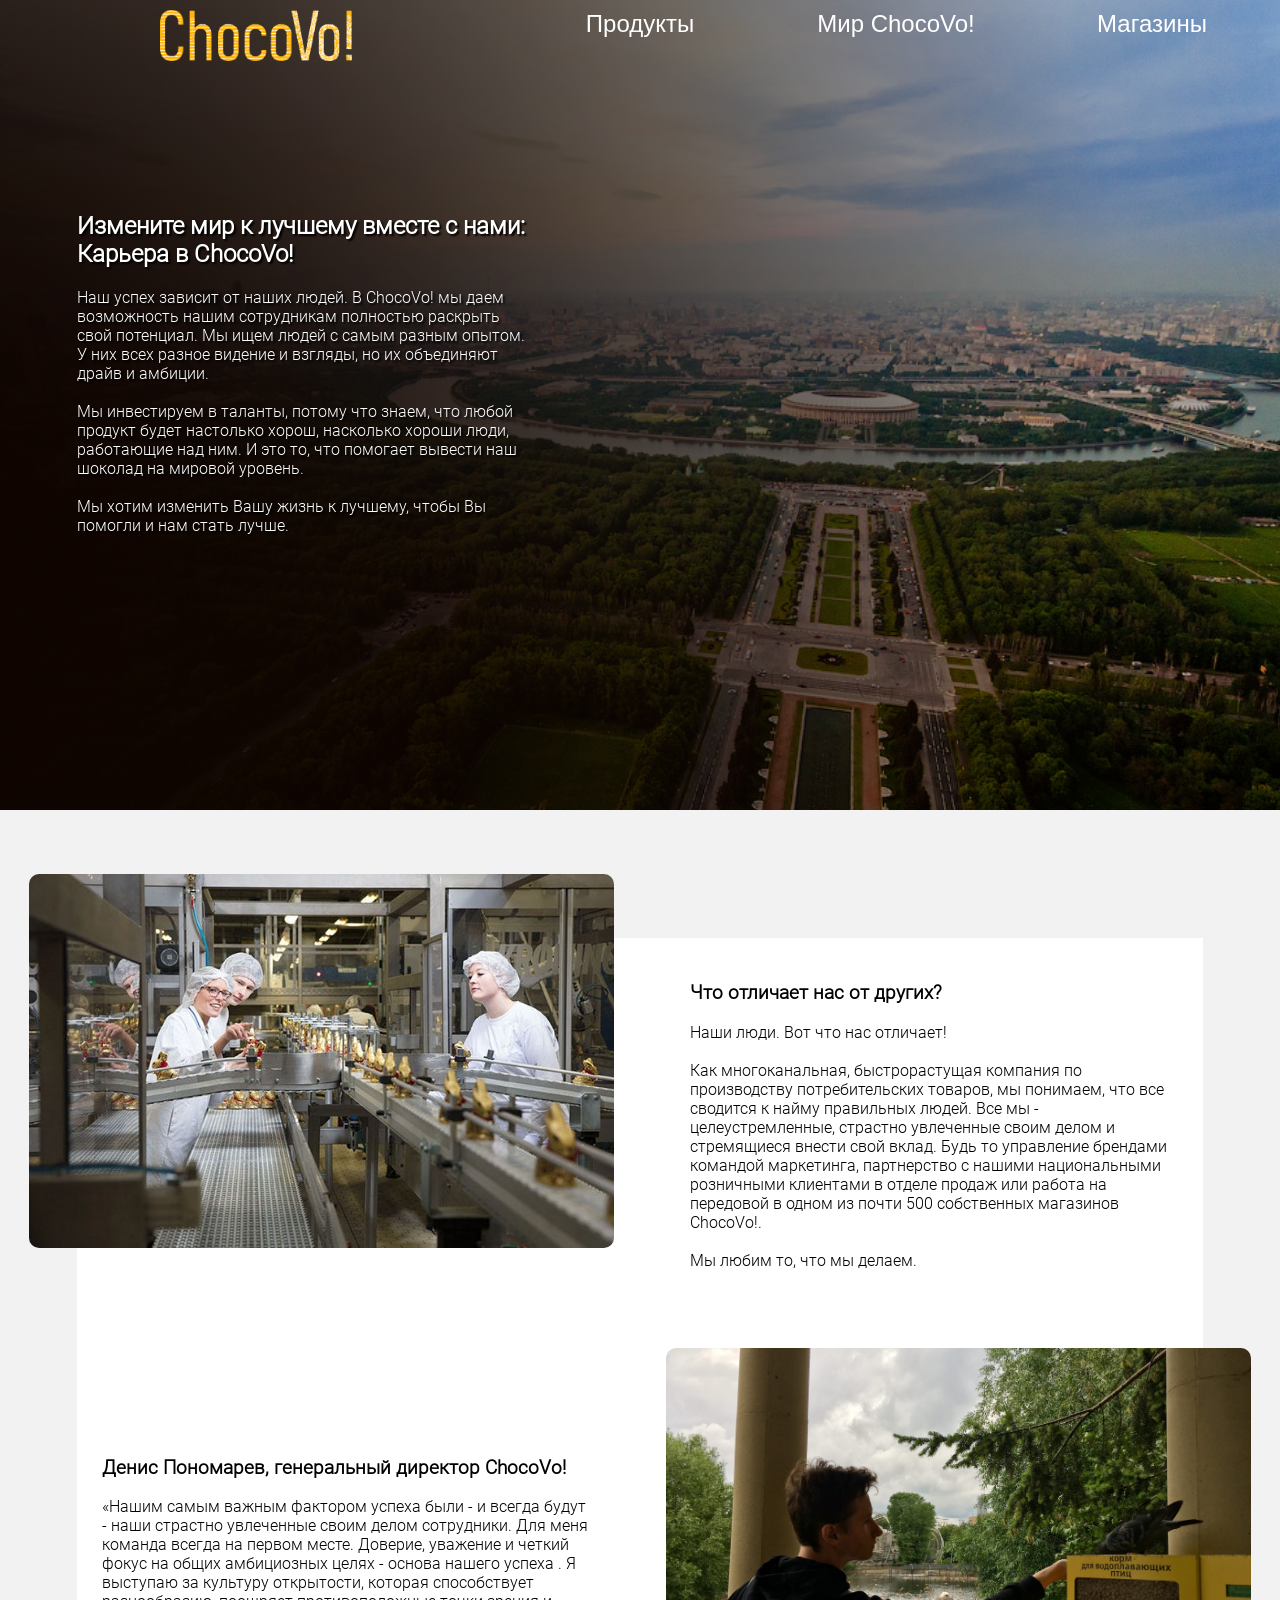
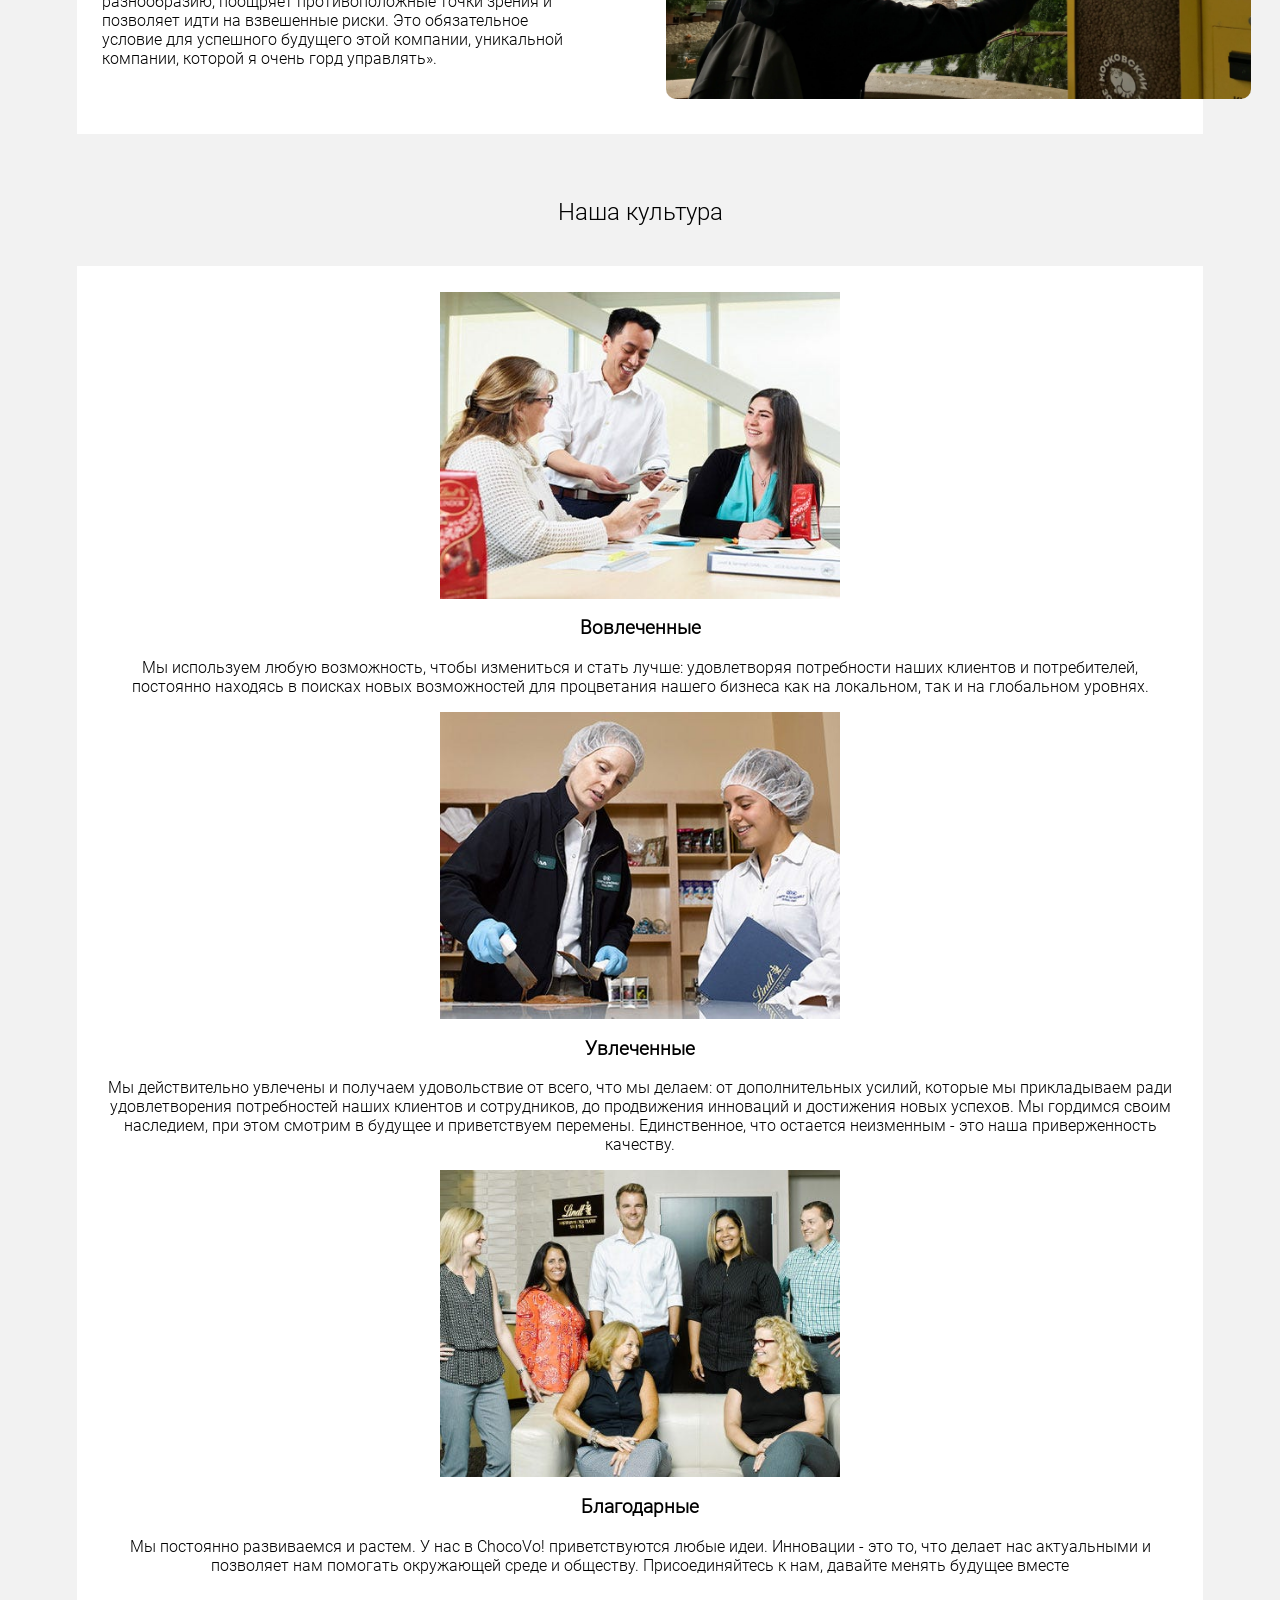
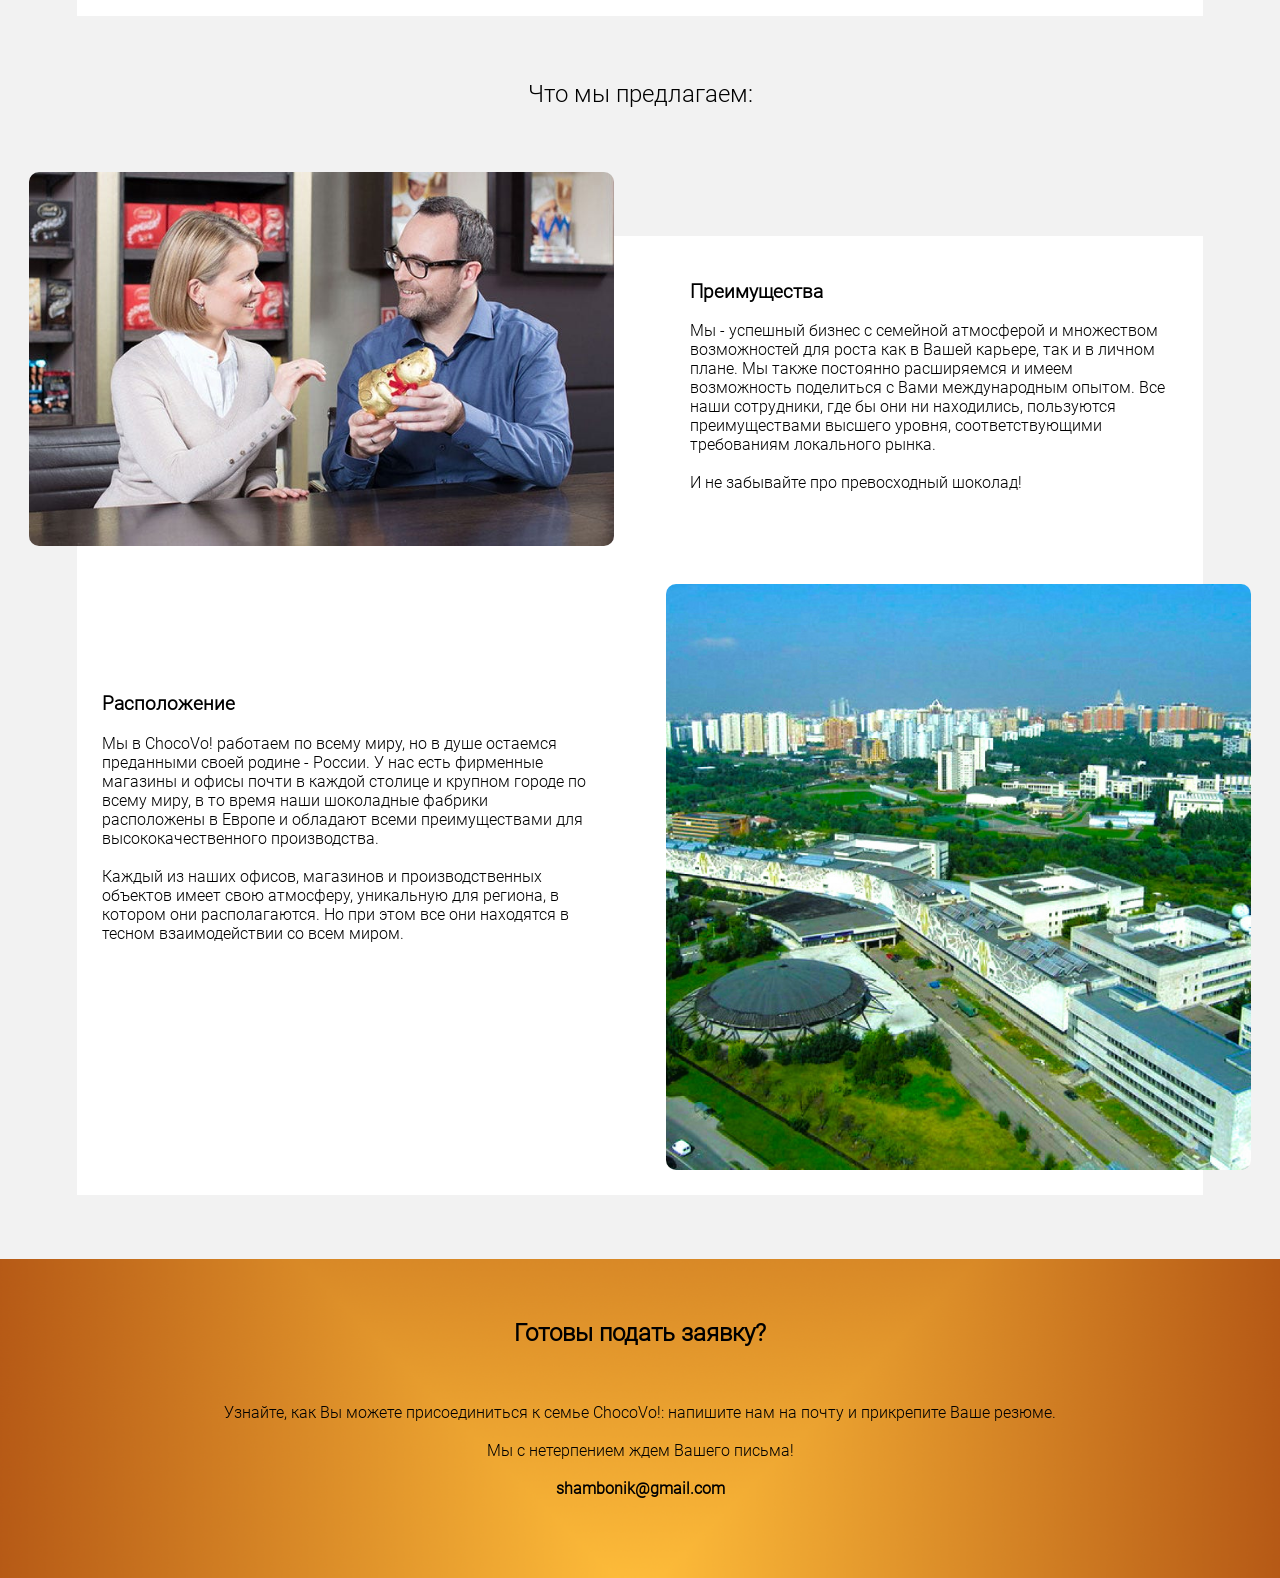
<file: career.html>
<html>
<head>
	<meta charset="utf-8">
	<link rel="stylesheet" href="style.css">
	<title>Карьера в ChocoVo!</title>
	<link rel="icon" href="images/favicon.png">
	<meta name="viewport" content="width=device-width, initial-scale=1, minimum-scale=1">
</head>

<body>
	<script type="text/javascript" src="scripts/header.js"></script>
	<script type="text/javascript" src="scripts/slider.js"></script>
	<script type="text/javascript" src="scripts/scroll_animation.js"></script>
	<script type="text/javascript" src="scripts/slider_buttons.js"></script>
	<script type="text/javascript">
		window.addEventListener("load", function(){
			setTimeout(function () {
				window.scrollTo({left: 0});
			},50);
			console.log("index");
		});
	</script>
	<div class="nav_button" onclick="buttonOnClick(this)"></div>
	<header id="header">
		<div class="nav">
			<a class="main" href="index.html"><img src="images/navbar/logo.png"></a>
			<a class="products" href="products.html">Продукты</a>
			<a class="feed" href="world.html">Мир ChocoVo!</a>
			<a class="shops" href="shops.html">Магазины</a>
		</div>
	</header>

	<div id="slider">
		<input type="radio" name="slider_checkbox" class="slider_checkbox" id="slide_1" checked="checked">
		<label for="slide_1" style="visibility: hidden;"></label>
		<div class="slide_background" style="background-image: url('images/career/slider.jpg');">
			<div class="slide_text_background"></div>
			<div class="slide">
				<div class = "slide_text">
					<h2 class="slide_title">Измените мир к лучшему вместе с нами: Карьера в ChocoVo!</h2>
					<p class="slide_label">
						Наш успех зависит от наших людей. В ChocoVo! мы даем возможность нашим сотрудникам полностью раскрыть свой потенциал. Мы ищем людей с самым разным опытом. У них всех разное видение и взгляды, но их объединяют драйв и амбиции.<br><br>
						Мы инвестируем в таланты, потому что знаем, что любой продукт будет настолько хорош, насколько хороши люди, работающие над ним. И это то, что помогает вывести наш шоколад на мировой уровень.<br><br>
						Мы хотим изменить Вашу жизнь к лучшему, чтобы Вы помогли и нам стать лучше.
					</p>
				</div>
			</div>
		</div>
	</div>

	<div class="content_margins">
		<div class = "image_text">
			<img src="images/career/1.jpg" class="content_image anim_item">
			<div class="text">
				<h3 class="anim_item">Что отличает нас от других?</h3>
				<p class="anim_item">Наши люди. Вот что нас отличает!<br><br>
				Как многоканальная, быстрорастущая компания по производству потребительских товаров, мы понимаем, что все сводится к найму правильных людей. Все мы - целеустремленные, страстно увлеченные своим делом и стремящиеся внести свой вклад. Будь то управление брендами командой маркетинга, партнерство с нашими национальными розничными клиентами в отделе продаж или работа на передовой в одном из почти 500 собственных магазинов ChocoVo!.<br><br>
				Мы любим то, что мы делаем.</p>
			</div>
		</div>
		<div class = "text_image">
			<img src="images/career/2.jpg" class="content_image anim_item">
			<div class="text">
				<h3 class="anim_item">Денис Пономарев, генеральный директор ChocoVo!</h3>
				<p class="anim_item">«Нашим самым важным фактором успеха были - и всегда будут - наши страстно увлеченные своим делом сотрудники. Для меня команда всегда на первом месте. Доверие, уважение и четкий фокус на общих амбициозных целях - основа нашего успеха . Я выступаю за культуру открытости, которая способствует разнообразию, поощряет противоположные точки зрения и позволяет идти на взвешенные риски. Это обязательное условие для успешного будущего этой компании, уникальной компании, которой я очень горд управлять».</p>
			</div>
		</div>
	</div>

	<h2 style="font-weight: normal; text-align: center;">Наша культура</h2>

	<div class="content_margins" style="text-align: center; margin-top: 40px;">
			<img src="images/career/3.jpg"style="display:block; margin:auto; width: min(400px, 90%)">
			<h3>Вовлеченные</h3>
			<p>Мы используем любую возможность, чтобы измениться и стать лучше: удовлетворяя потребности наших клиентов и потребителей, постоянно находясь в поисках новых возможностей для процветания нашего бизнеса как на локальном, так и на глобальном уровнях.</p>

			<img src="images/career/4.jpg" style="display:block; margin:auto; width: min(400px, 90%)">
			<h3>Увлеченные</h3>
			<p>Мы действительно увлечены и получаем удовольствие от всего, что мы делаем: от дополнительных усилий, которые мы прикладываем ради удовлетворения потребностей наших клиентов и сотрудников, до продвижения инноваций и достижения новых успехов. Мы гордимся своим наследием, при этом смотрим в будущее и приветствуем перемены. Единственное, что остается неизменным - это наша приверженность качеству.</p>

			<img src="images/career/5.jpg" style="display:block; margin:auto; width: min(400px, 90%)">
			<h3>Благодарные</h3>
			<p>Мы постоянно развиваемся и растем. У нас в ChocoVo! приветствуются любые идеи. Инновации - это то, что делает нас актуальными и позволяет нам помогать окружающей среде и обществу. Присоединяйтесь к  нам, давайте менять будущее вместе</p>
	</div>

	<h2 style="font-weight: normal; text-align: center;">Что мы предлагаем:</h2>

	<div class="content_margins">
		<div class = "image_text">
			<img src="images/career/6.jpg" class="content_image anim_item">
			<div class="text">
				<h3 class="anim_item">Преимущества</h3>
				<p class="anim_item">Мы - успешный бизнес с семейной атмосферой и множеством возможностей для роста как в Вашей карьере, так и в личном плане. Мы также постоянно расширяемся и имеем возможность поделиться с Вами международным опытом. Все наши сотрудники, где бы они ни находились, пользуются преимуществами высшего уровня, соответствующими требованиям локального рынка.
				<br><br>
				И не забывайте про превосходный шоколад!</p>
			</div>
		</div>
		<div class = "text_image">
			<img src="images/career/7.jpg" class="content_image anim_item">
			<div class="text">
				<h3 class="anim_item">Расположение</h3>
				<p class="anim_item">Мы в ChocoVo! работаем по всему миру, но в душе остаемся преданными своей родине - России. У нас есть фирменные магазины и офисы почти в каждой столице и крупном городе по всему миру, в то время наши шоколадные фабрики расположены в Европе и ​​обладают всеми преимуществами для высококачественного производства.<br><br>
				Каждый из наших офисов, магазинов и производственных объектов имеет свою атмосферу, уникальную для региона, в котором они располагаются. Но при этом все они находятся в тесном взаимодействии со всем миром.
				</p>
			</div>
		</div>
	</div>

	<div class="content link" style="
	background: url('images/backgrounds/gold.png') no-repeat;
	background-size: cover;
	background-position: center;
	">
		<h2 class="anim_item" style="background-color: transparent; color: black;">
			Готовы подать заявку?
		</h2>
		<p class="anim_item" style="background-color: transparent; color: black;">
			Узнайте, как Вы можете присоединиться к семье ChocoVo!: напишите нам на почту и прикрепите Ваше резюме.<br><br>
			Мы с нетерпением ждем Вашего письма!<br><br>
			<span style="font-weight: bold;">shambonik@gmail.com</span>
		</p>
	</div>

	<footer style="width: 100%;">
		<div class="contacts">
			<div class="main_footer">Контакты</div>
			<p>
				Телефон: <a href="tel:+79221630503" style="color: #320d00;">+7 (922) 163-05-03</a>
				<br>
				E-mail: <a href="mailto:shambonik@gmail.com" style="color: #320d00;">shambonik@gmail.com</a>
			</p>
		</div>
		<div class="links">
			<div><a class="main_footer" href="index.html">Главная</a></div>
			<div><a class="main_footer" href="career.html">Карьера</a></div>
			<div><a class="main_footer" href="products.html">Продукты</a></div>
			<div><a class="main_footer" href="shops.html">Магазины</a></div>
		</div>
		<div class="world">
			<div><a class="main_footer" href="world.html">Мир ChocoVo!</a></div>
			<div><a href="world/features.html">Почему наш шоколад такой особенный?</a></div>
			<div><a href="world/combinations.html">Вкусовые сочетания</a></div>
			<div><a href="world/kuzin_danil.html">Кузин Данил</a></div>
		</div>
		<p style="color: grey;">
			© 2020 Shambonik
		</p>
	</footer>
</body>
</html>
</file>
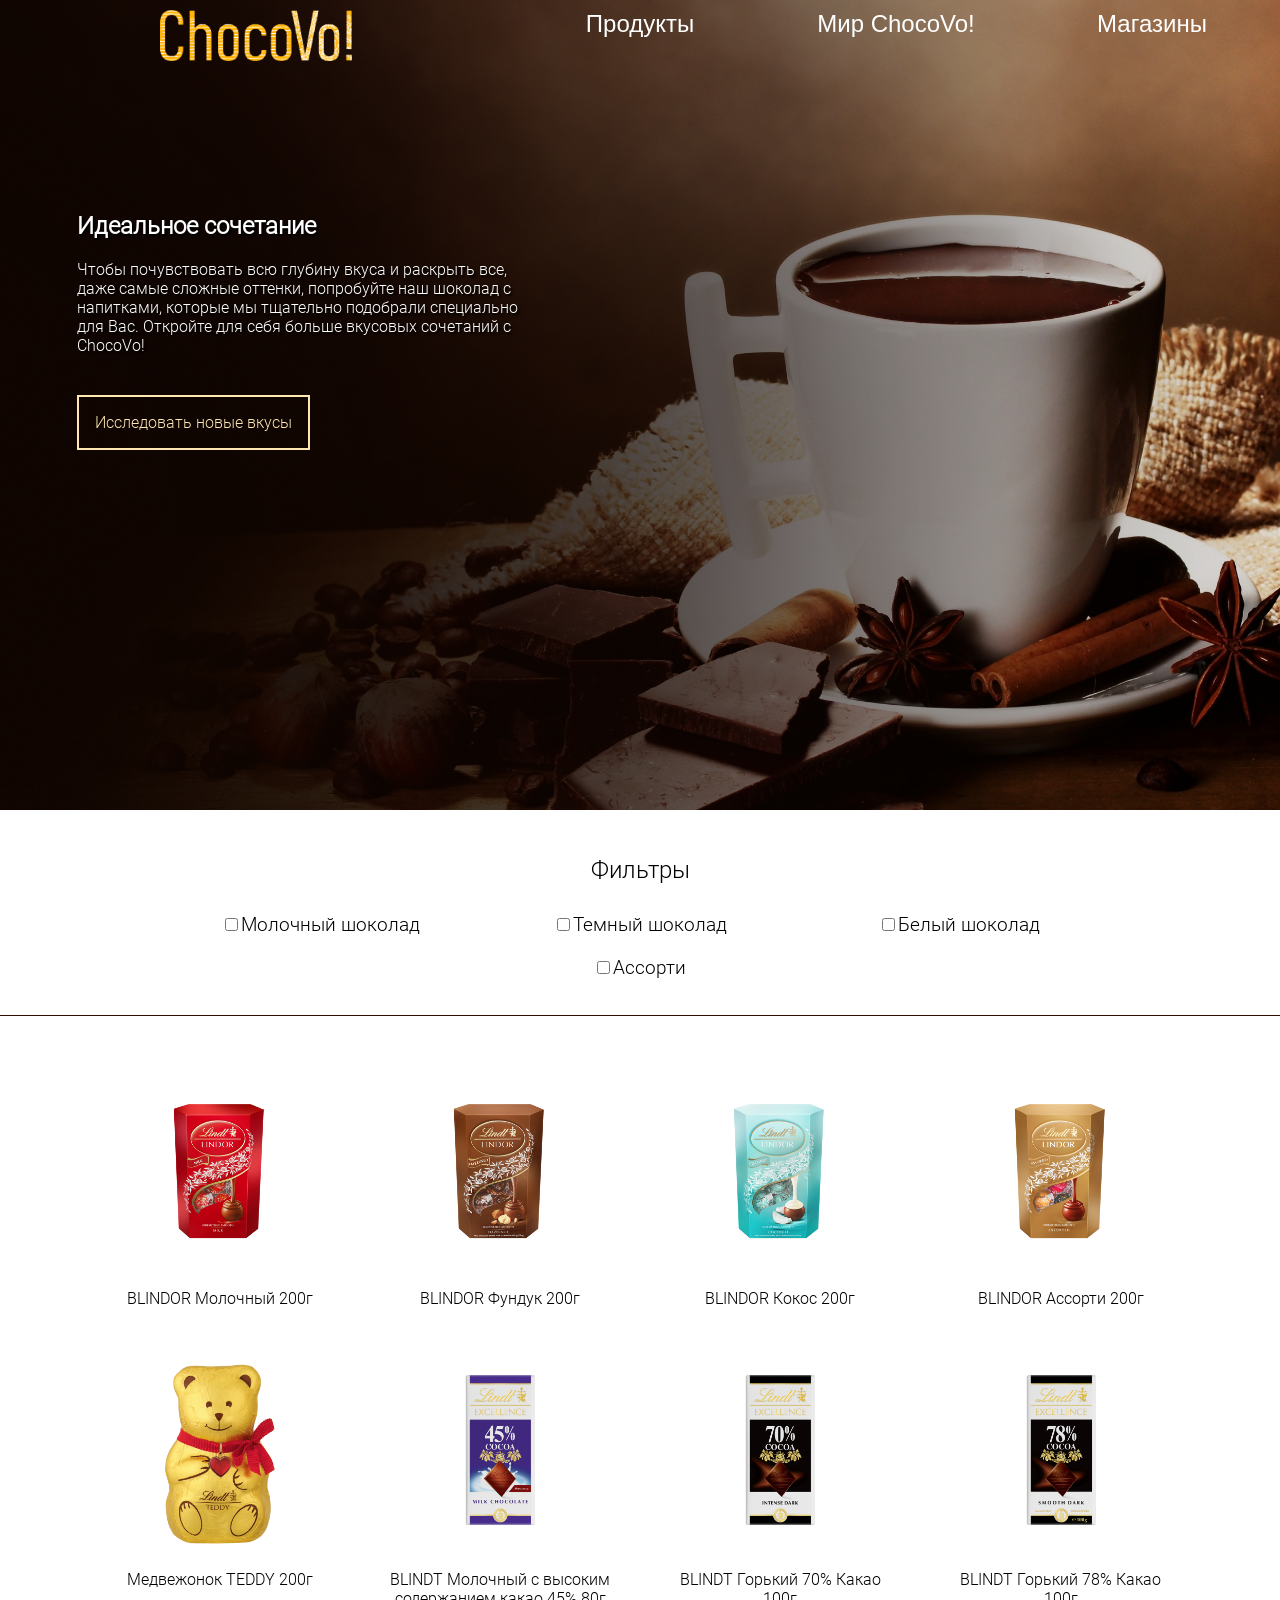
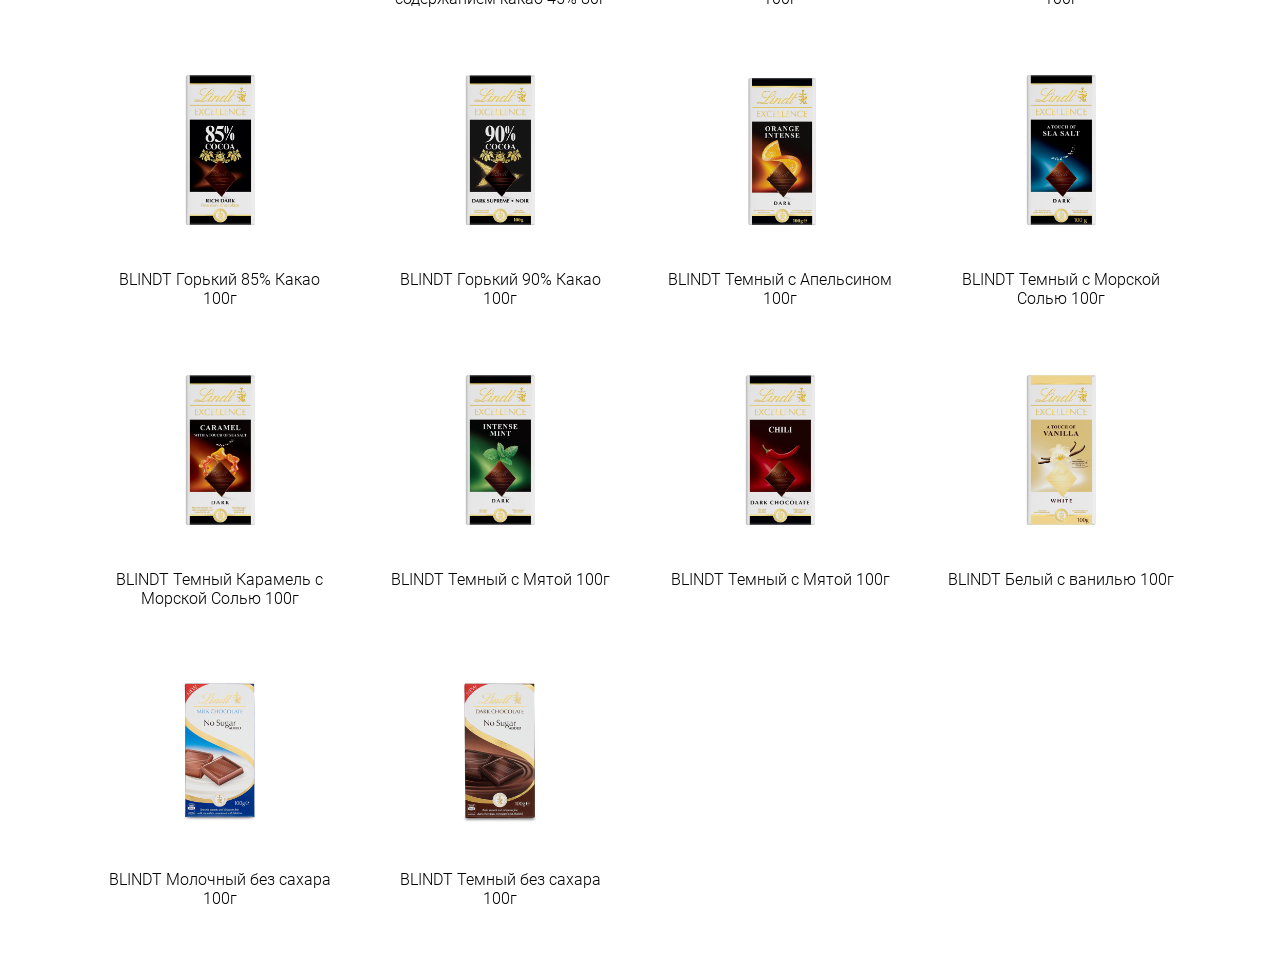
<file: products.html>
<html>
<head>
	<meta charset="utf-8">
	<link rel="stylesheet" href="style.css">
	<link rel="stylesheet" href="products_style.css">
	<title>Продукты</title>
	<link rel="icon" href="images/favicon.png">
	<meta name="viewport" content="width=device-width, initial-scale=1, minimum-scale=1">
</head>

<body>
	<script type="text/javascript" src="scripts/header.js"></script>
	<!-- <script type="text/javascript" src="scripts/slider.js"></script> -->
	<script type="text/javascript" src="scripts/scroll_animation.js"></script>
	<!-- <script type="text/javascript" src="scripts/slider_buttons.js"></script> -->
	<script type="text/javascript" src="scripts/product_filters.js"></script>
	<script type="text/javascript">
		window.addEventListener("load", function(){
			setTimeout(function () {
				window.scrollTo({left: 0});
			},50);
			console.log("index");
		});
	</script>
	<div class="nav_button" onclick="buttonOnClick(this)"></div>
	<header id="header">
		<div class="nav">
			<a  class="main" href="index.html"><img src="images/navbar/logo.png"></a>
			<a class="products" href="products.html">Продукты</a>
			<a class="feed" href="world.html">Мир ChocoVo!</a>
			<a class="shops" href="shops.html">Магазины</a>
		</div>
	</header>

	<div id="slider">
		<input type="radio" name="slider_checkbox" class="slider_checkbox" id="slide_1" checked="checked">
		<label for="slide_1" style="visibility: hidden;"></label>
		<div class="slide_background" style="background-image: url('images/products/slider/1.jpg');">
			<div class="slide_text_background"></div>
			<div class="slide">
				<div class = "slide_text">
					<h2 class="slide_title">Идеальное сочетание</h2>
					<p class="slide_label">
Чтобы почувствовать всю глубину вкуса и раскрыть все, даже самые сложные оттенки,  попробуйте наш шоколад с напитками, которые мы тщательно подобрали специально для Вас. Откройте для себя больше вкусовых сочетаний с ChocoVo!
					</p>
					<div class="button"><a href="world/combinations.html">Исследовать новые вкусы</a></div>
				</div>
			</div>
		</div>
	</div>

	<div class="content">
		<h2 style="font-weight: normal;">Фильтры</h2>
		<div class="filters">
			<div><input type="checkbox" class="checkbox_type milk" onchange="checkedChange()"/>Молочный шоколад</div>
			<div><input type="checkbox" class="checkbox_type dark" onchange="checkedChange()"/>Темный шоколад</div>
			<div><input type="checkbox" class="checkbox_type white" onchange="checkedChange()"/>Белый шоколад</div>
			<div><input type="checkbox" class="checkbox_type mix" onchange="checkedChange()"/>Ассорти</div>
		</div>
	</div>

	<div class="content" style="border-top: thin solid #320d00;">
		<ol class="products_list">
			<li class="product_item milk">
				<a class="image_link" href="products/blindor_milk.html">
					<div style="background-image: url('images/products/list/blindor_milk.png');"></div>
					<p>BLINDOR Молочный 200г</p>
				</a>
			</li>
			<li class="product_item milk">
				<a class="image_link" href="products/blindor_hazelnut.html">
					<div style="background-image: url('images/products/list/blindor_hazelnut.png');"></div>
					<p>BLINDOR Фундук 200г</p>
				</a>
			</li>
			<li class="product_item milk">
				<a class="image_link" href="products/blindor_coconut.html">
					<div style="background-image: url('images/products/list/blindor_coconut.png');"></div>
					<p>BLINDOR Кокос 200г</p>
				</a>
			</li>
			<li class="product_item mix">
				<a class="image_link" href="products/blindor_assorted.html">
					<div style="background-image: url('images/products/list/blindor_assorted.png');"></div>
					<p>BLINDOR Ассорти 200г</p>
				</a>
			</li>
			<li class="product_item milk">
				<a class="image_link" href="products/teddy.html">
					<div style="background-image: url('images/products/list/teddy.png');"></div>
					<p>Медвежонок TEDDY 200г</p>
				</a>
			</li>
			<li class="product_item milk">
				<a class="image_link" href="products/blindt_milk_45.html">
					<div style="background-image: url('images/products/list/blindt_milk_45.png');"></div>
					<p>BLINDT Молочный с высоким содержанием какао 45% 80г</p>
				</a>
			</li>
			<li class="product_item dark">
				<a class="image_link" href="products/blindt_dark_70.html">
					<div style="background-image: url('images/products/list/blindt_dark_70.png');"></div>
					<p>BLINDT Горький 70% Какао 100г</p>
				</a>
			</li>
			<li class="product_item dark">
				<a class="image_link" href="products/blindt_dark_78.html">
					<div style="background-image: url('images/products/list/blindt_dark_78.png');"></div>
					<p>BLINDT Горький 78% Какао 100г</p>
				</a>
			</li>
			<li class="product_item dark">
				<a class="image_link" href="products/blindt_dark_85.html">
					<div style="background-image: url('images/products/list/blindt_dark_85.png');"></div>
					<p>BLINDT Горький 85% Какао 100г</p>
				</a>
			</li>
			<li class="product_item dark">
				<a class="image_link" href="products/blindt_dark_90.html">
					<div style="background-image: url('images/products/list/blindt_dark_90.png');"></div>
					<p>BLINDT Горький 90% Какао 100г</p>
				</a>
			</li>
			<li class="product_item dark">
				<a class="image_link" href="products/blindt_orange.html">
					<div style="background-image: url('images/products/list/blindt_orange.png');"></div>
					<p>BLINDT Темный с Апельсином 100г</p>
				</a>
			</li>
			<li class="product_item dark">
				<a class="image_link" href="products/blindt_sea_salt.html">
					<div style="background-image: url('images/products/list/blindt_sea_salt.png');"></div>
					<p>BLINDT Темный с Морской Солью 100г</p>
				</a>
			</li>
			<li class="product_item dark">
				<a class="image_link" href="products/
			blindt_caramel_sea_salt.html">
					<div style="background-image: url('images/products/list/blindt_caramel_sea_salt.png');"></div>
					<p>BLINDT Темный Карамель с Морской Солью 100г</p>
				</a>
			</li>
			<li class="product_item dark">
				<a class="image_link" href="products/
			blindt_mint.html">
					<div style="background-image: url('images/products/list/blindt_mint.png');"></div>
					<p>BLINDT Темный с Мятой 100г</p>
				</a>
			</li>
			<li class="product_item dark">
				<a class="image_link" href="products/
			blindt_chili.html">
					<div style="background-image: url('images/products/list/blindt_chili.png');"></div>
					<p>BLINDT Темный с Мятой 100г</p>
				</a>
			</li>
			
			<li class="product_item white">
				<a class="image_link" href="products/blindt_white.html">
					<div style="background-image: url('images/products/list/blindt_white.png');"></div>
					<p>BLINDT Белый с ванилью 100г</p>
				</a>
			</li>
			<li class="product_item milk">
				<a class="image_link" href="products/blindt_milk_no_sugar.html">
					<div style="background-image: url('images/products/list/blindt_milk_no_sugar.png');"></div>
					<p>BLINDT Молочный без сахара 100г</p>
				</a>
			</li>
			<li class="product_item dark">
				<a class="image_link" href="products/blindt_dark_no_sugar.html">
					<div style="background-image: url('images/products/list/blindt_dark_no_sugar.png');"></div>
					<p>BLINDT Темный без сахара 100г</p>
				</a>
			</li>
		</ol>
	</div>

	

	<footer style="width: 100%;">
		<div class="contacts">
			<div class="main_footer">Контакты</div>
			<p>
				Телефон: <a href="tel:+79221630503" style="color: #320d00;">+7 (922) 163-05-03</a>
				<br>
				E-mail: <a href="mailto:shambonik@gmail.com" style="color: #320d00;">shambonik@gmail.com</a>
			</p>
		</div>
		<div class="links">
			<div><a class="main_footer" href="index.html">Главная</a></div>
			<div><a class="main_footer" href="career.html">Карьера</a></div>
			<div><a class="main_footer" href="products.html">Продукты</a></div>
			<div><a class="main_footer" href="shops.html">Магазины</a></div>
		</div>
		<div class="world">
			<div><a class="main_footer" href="world.html">Мир ChocoVo!</a></div>
			<div><a href="world/features.html">Почему наш шоколад такой особенный?</a></div>
			<div><a href="world/combinations.html">Вкусовые сочетания</a></div>
			<div><a href="world/kuzin_danil.html">Кузин Данил</a></div>
		</div>
		<p style="color: grey;">
			© 2020 Shambonik
		</p>
	</footer>
</body>
</html>
</file>
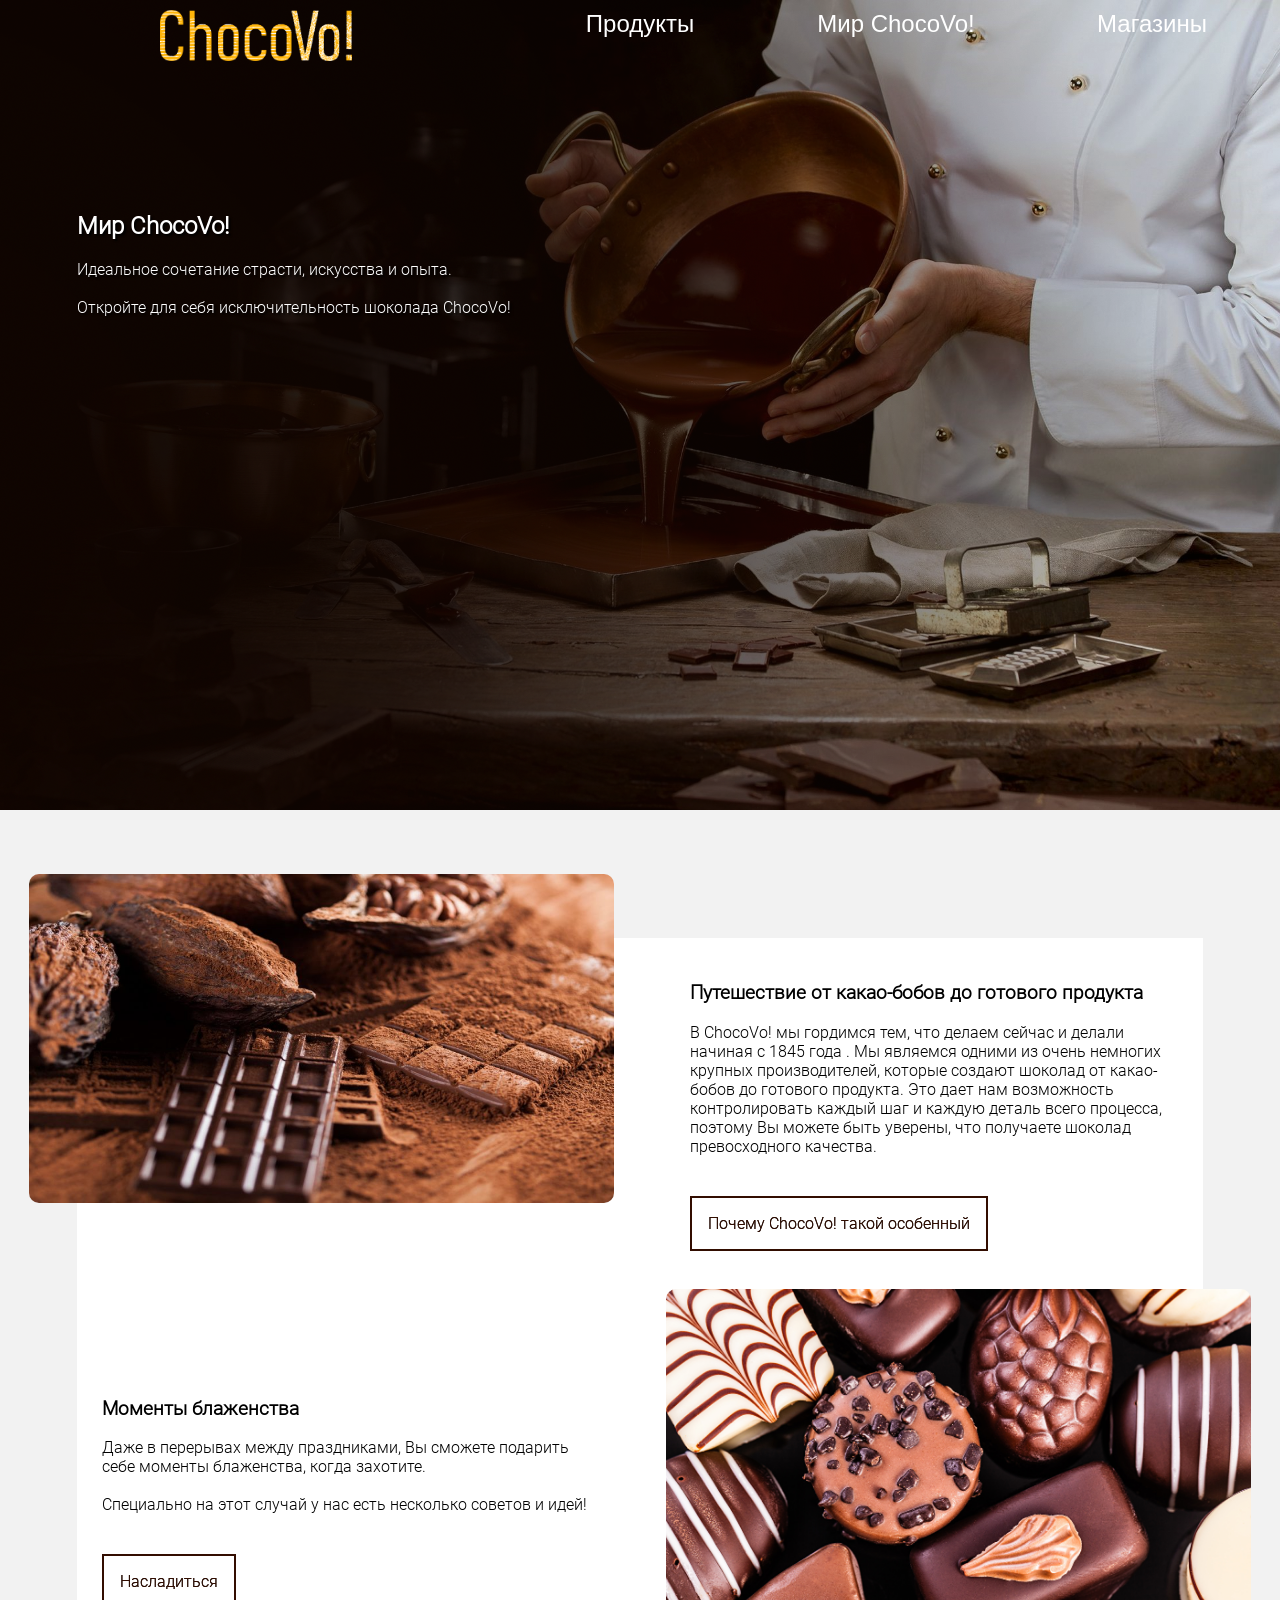
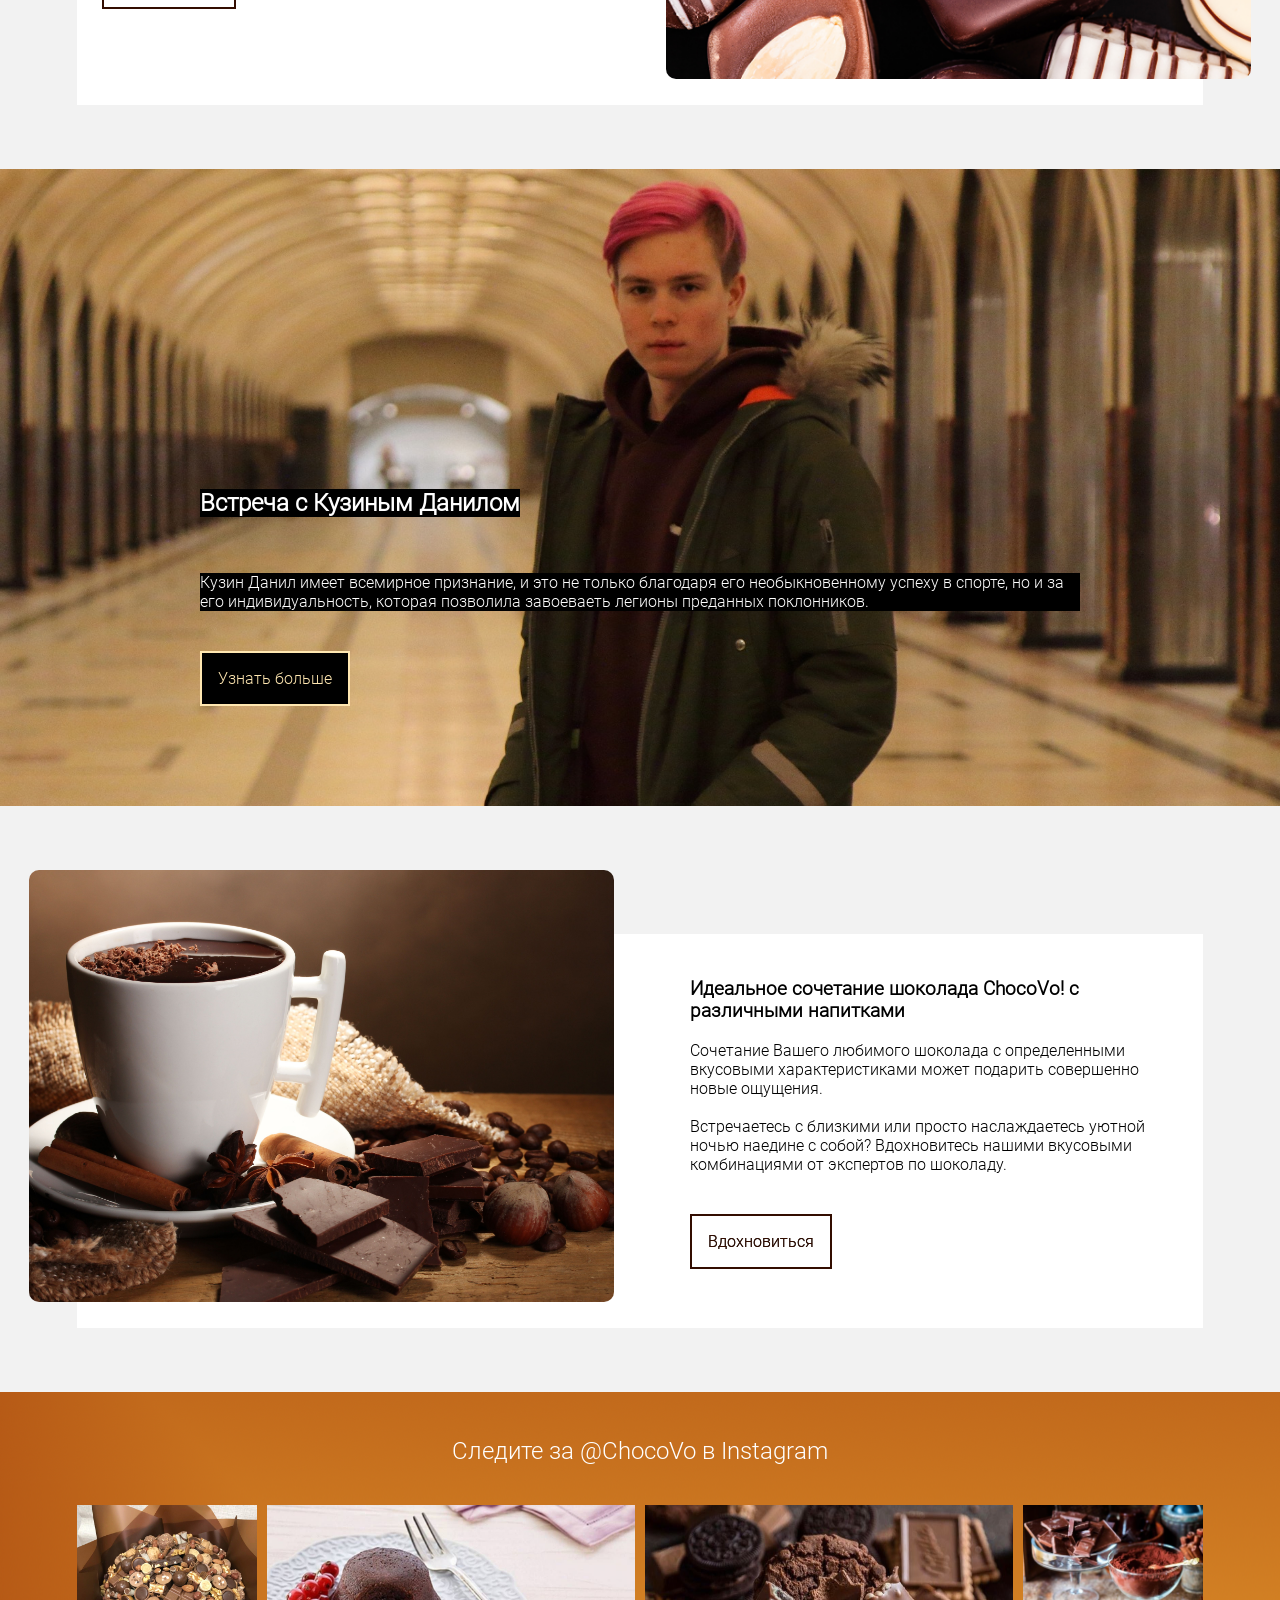
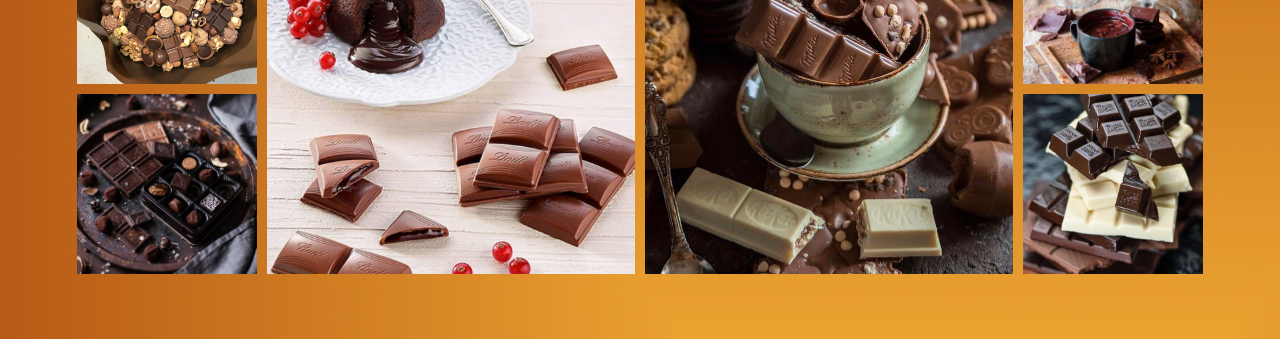
<file: world.html>
<html>
<head>
	<meta charset="utf-8">
	<link rel="stylesheet" href="style.css">
	<title>Мир ChocoVo!</title>
	<link rel="icon" href="images/favicon.png">
	<meta name="viewport" content="width=device-width, initial-scale=1, minimum-scale=1">
</head>

<body>
	<script type="text/javascript" src="scripts/header.js"></script>
	<script type="text/javascript" src="scripts/slider.js"></script>
	<script type="text/javascript" src="scripts/scroll_animation.js"></script>
	<script type="text/javascript" src="scripts/slider_buttons.js"></script>
	<script type="text/javascript">
		window.addEventListener("load", function(){
			setTimeout(function () {
				window.scrollTo({left: 0});
			},50);
			console.log("index");
		});
	</script>
	<div class="nav_button" onclick="buttonOnClick(this)"></div>
	<header id="header">
		<div class="nav">
			<a class="main" href="index.html"><img src="images/navbar/logo.png"></a>
			<a class="products" href="products.html">Продукты</a>
			<a class="feed" href="world.html">Мир ChocoVo!</a>
			<a class="shops" href="shops.html">Магазины</a>
		</div>
	</header>

	<div id="slider">
		<input type="radio" name="slider_checkbox" class="slider_checkbox" id="slide_1" checked="checked">
		<label for="slide_1" style="visibility: hidden;"></label>
		<div class="slide_background" style="background-image: url('images/world/slider.jpg');">
			<div class="slide_text_background"></div>
			<div class="slide">
				<div class = "slide_text">
					<h2 class="slide_title">Мир ChocoVo!</h2>
					<p class="slide_label">
						Идеальное сочетание страсти, иcкусства и опыта.<br><br>
						Откройте для себя исключительность шоколада ChocoVo!
					</p>
				</div>
			</div>
		</div>
	</div>

	<div class="content_margins">
		<div class = "image_text">
			<img src="images/world/1.jpg" class="content_image anim_item">
			<div class="text">
				<h3 class="anim_item">Путешествие от какао-бобов до готового продукта</h3>
				<p class="anim_item">В ChocoVo! мы гордимся тем, что делаем сейчас и делали начиная с 1845 года . Мы являемся одними из очень немногих крупных производителей, которые создают шоколад от какао-бобов до готового продукта. Это дает нам возможность контролировать каждый шаг и каждую деталь всего процесса, поэтому Вы можете быть уверены, что получаете шоколад превосходного качества.</p>
				<div class="button dark anim_item"><a href="world/features.html">Почему ChocoVo! такой особенный</a></div>
			</div>
		</div>
		<div class = "text_image">
			<img src="images/world/2.jpg" class="content_image anim_item">
			<div class="text">
				<h3 class="anim_item">Моменты блаженства</h3>
				<p class="anim_item">Даже в перерывах между праздниками, Вы сможете подарить себе моменты блаженства, когда захотите.
				<br><br>
				Специально на этот случай у нас есть несколько советов и идей!</p>
				<div class="button dark anim_item"><a href="world/bliss.html">Насладиться</a></div>
			</div>
		</div>
	</div>

	<div class="content link" style="
	background: url('images/world/3.jpg') no-repeat;
	background-size: cover;
	padding-top: 300px; 
	padding-bottom: 100px;
	background-position: top;
	text-align: left;
	">
		<h2 class="anim_item">
			Встреча с Кузиным Данилом
		</h2>
		<p class="anim_item">
			Кузин Данил имеет всемирное признание, и это не только благодаря его необыкновенному успеху в спорте, но и за его индивидуальность, которая позволила завоеваеть легионы преданных поклонников.
		</p>
		<div class="button anim_item" style="background-color: black;"><a href="world/kuzin_danil.html">Узнать больше</a></div>
	</div>

	<div class="content_margins">
		<div class = "image_text" style="margin-bottom: 0;">
			<img src="images/world/4.jpg" class="content_image anim_item">
			<div class="text">
				<h3 class="anim_item">Идеальное сочетание шоколада ChocoVo! с различными напитками</h3>
				<p class="anim_item">Сочетание Вашего любимого шоколада с определенными вкусовыми характеристиками может подарить совершенно новые ощущения.<br><br>
				Встречаетесь с близкими или просто наслаждаетесь уютной ночью наедине с собой? Вдохновитесь нашими вкусовыми комбинациями от экспертов по шоколаду.</p>
				<div class="button dark anim_item"><a href="world/combinations.html">Вдохновиться</a></div>
			</div>
		</div>
	</div>

	<div class="content" style="background: url('images/backgrounds/gold.png') no-repeat;">
		<h2 style="color: white; font-weight: normal;">Следите за @ChocoVo в Instagram</h2>
		<div class="instagram_photos">
			<a class="image_link photo1" href="http://instagram.com">
				<div style="background-image: url('images/instagram/1.jpg');"></div>
			</a>
			<a class="image_link photo2" href="http://instagram.com">
				<div style="background-image: url('images/instagram/2.jpg');"></div>
			</a>
			<a class="image_link photo3" href="http://instagram.com">
				<div style="background-image: url('images/instagram/3.jpg');"></div>
			</a>
			<a class="image_link photo4" href="http://instagram.com">
				<div style="background-image: url('images/instagram/4.jpg');"></div>
			</a>
			<a class="image_link photo5" href="http://instagram.com">
				<div style="background-image: url('images/instagram/5.jpg');"></div>
			</a>
			<a class="image_link photo6" href="http://instagram.com">
				<div style="background-image: url('images/instagram/6.jpg');"></div>
			</a>
		</div>
	</div>
	
	<footer style="width: 100%;">
		<div class="contacts">
			<div class="main_footer">Контакты</div>
			<p>
				Телефон: <a href="tel:+79221630503" style="color: #320d00;">+7 (922) 163-05-03</a>
				<br>
				E-mail: <a href="mailto:shambonik@gmail.com" style="color: #320d00;">shambonik@gmail.com</a>
			</p>
		</div>
		<div class="links">
			<div><a class="main_footer" href="index.html">Главная</a></div>
			<div><a class="main_footer" href="career.html">Карьера</a></div>
			<div><a class="main_footer" href="products.html">Продукты</a></div>
			<div><a class="main_footer" href="shops.html">Магазины</a></div>
		</div>
		<div class="world">
			<div><a class="main_footer" href="world.html">Мир ChocoVo!</a></div>
			<div><a href="world/features.html">Почему наш шоколад такой особенный?</a></div>
			<div><a href="world/combinations.html">Вкусовые сочетания</a></div>
			<div><a href="world/kuzin_danil.html">Кузин Данил</a></div>
		</div>
		<p style="color: grey;">
			© 2020 Shambonik
		</p>
	</footer>
</body>
</html>
</file>
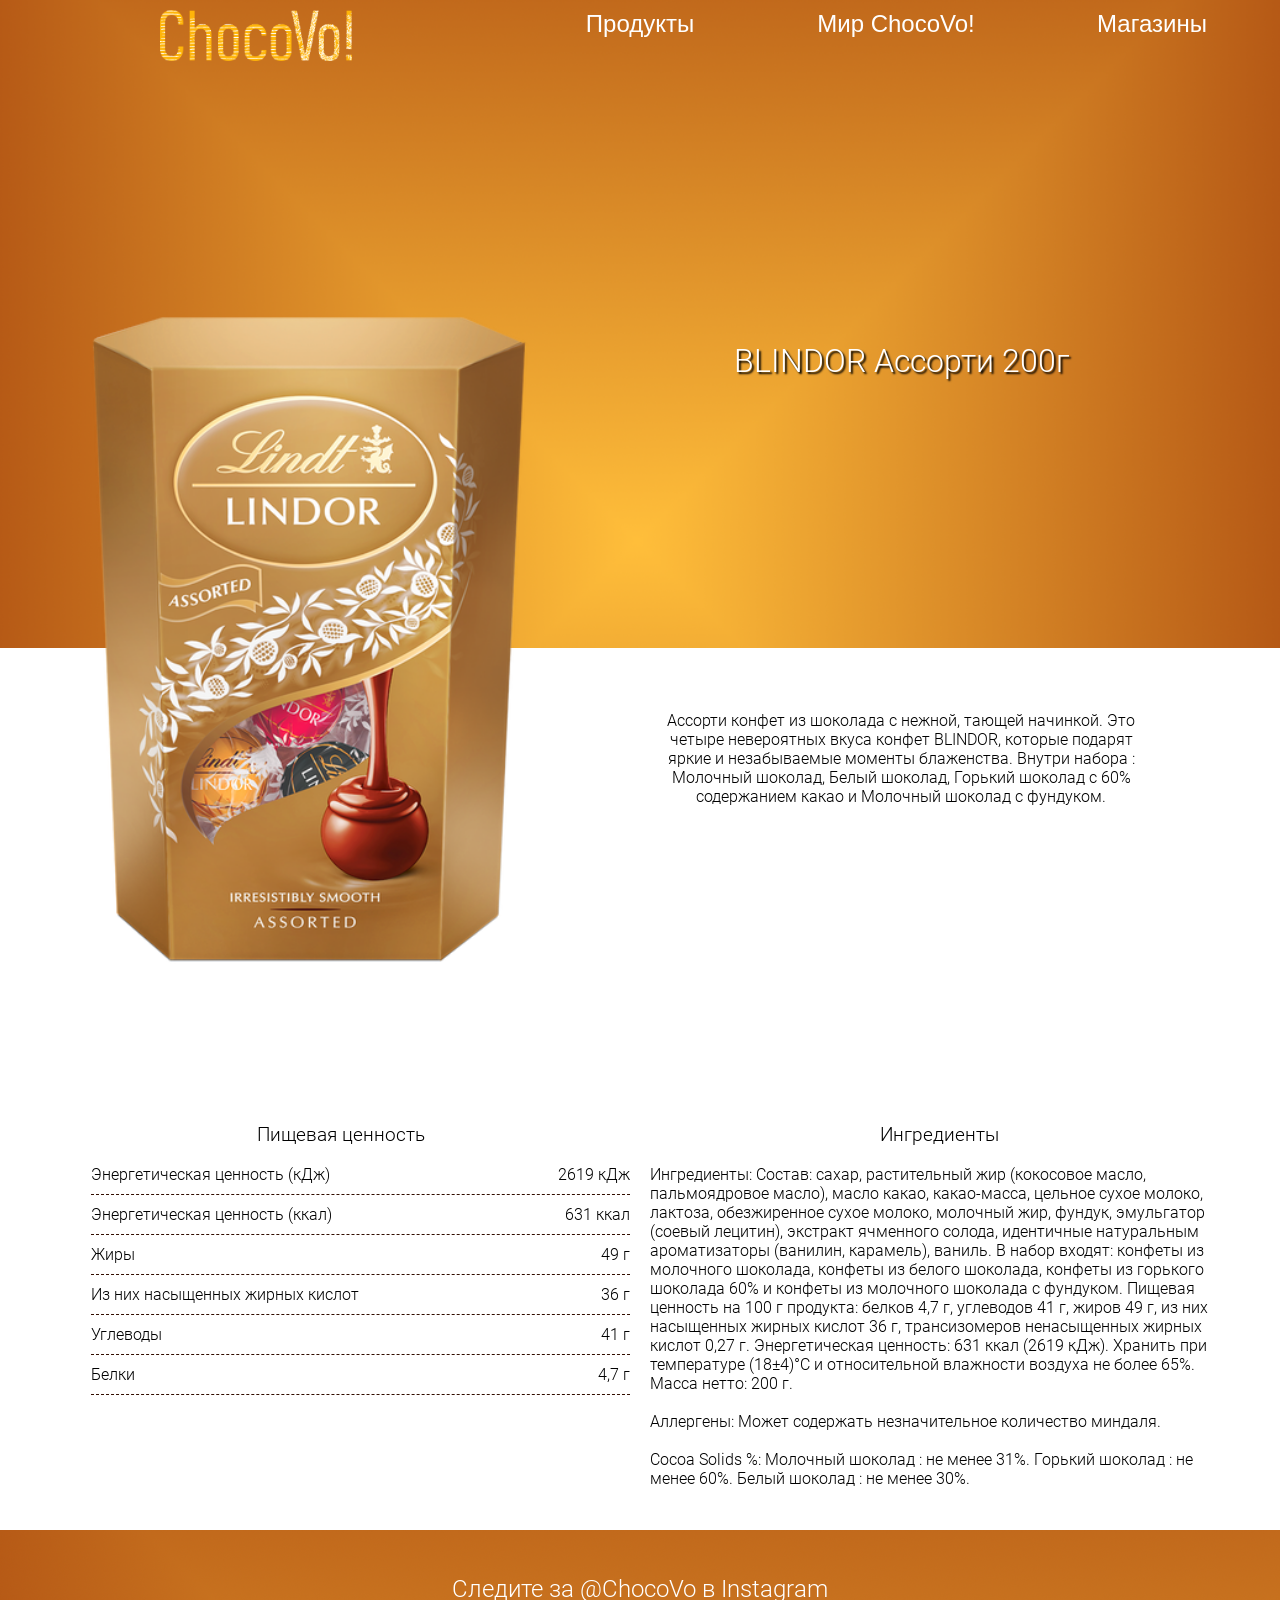
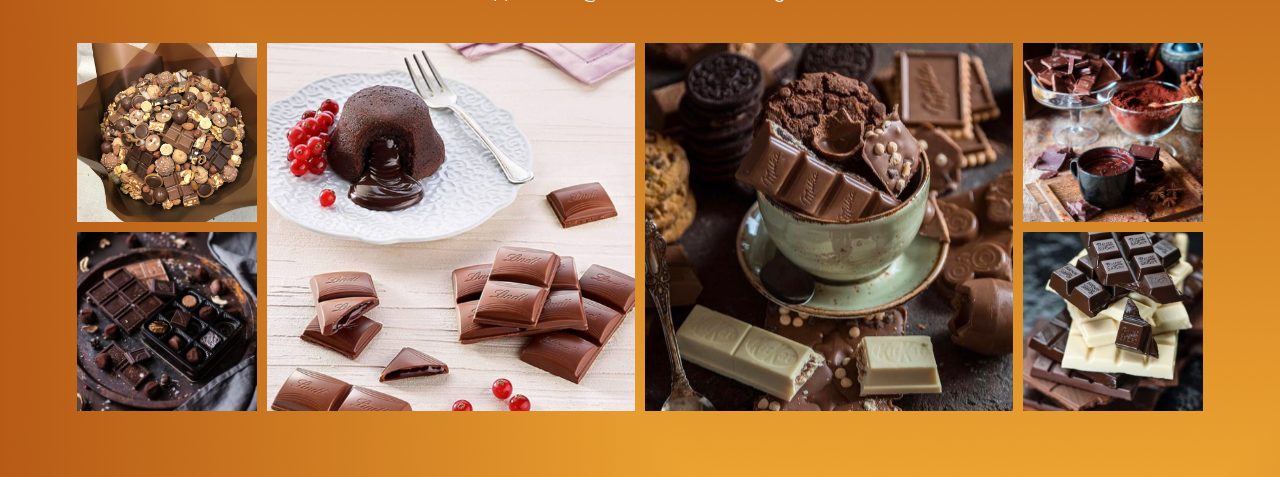
<file: products/blindor_assorted.html>
<head>
	<meta charset="utf-8">
	<link rel="stylesheet" href="../style.css">
	<link rel="stylesheet" href="product_style.css">
	<title>BLINDOR Ассорти 200г</title>
	<link rel="icon" href="../images/favicon.png">
	<meta name="viewport" content="width=device-width, initial-scale=1, minimum-scale=1">
</head>
<body>
	<script type="text/javascript" src="../scripts/header.js"></script>
	<script type="text/javascript" src="../scripts/scroll_animation.js"></script>
	<script type="text/javascript">
		window.addEventListener("load", function(){
			setTimeout(function () {
				window.scrollTo({left: 0});
			},50);
			console.log("index");
		});
	</script>
	<div class="nav_button" onclick="buttonOnClick(this)"></div>
	<header id="header">
		<div class="nav">
			<a class="main" href="../index.html"><img src="../images/navbar/logo.png"></a>
			<a class="products" href="../products.html">Продукты</a>
			<a class="feed" href="../world.html">Мир ChocoVo!</a>
			<a class="shops" href="../shops.html">Магазины</a>
		</div>
	</header>
	<div class="grid-container">
		<div class="header" style="background-image: url('../images/backgrounds/gold.png');"></div>
		<div class="product_image" style="background-image: url('../images/products/list/blindor_assorted.png');"></div>
		<div class="product_name">BLINDOR Ассорти 200г</div>
		<div class="product_description">Ассорти конфет из шоколада с нежной, тающей начинкой. Это четыре невероятных вкуса конфет BLINDOR, которые подарят яркие и незабываемые моменты блаженства. Внутри набора : Молочный шоколад, Белый шоколад, Горький шоколад с 60% содержанием какао и Молочный шоколад с фундуком.</div>
	</div>

	<div class="content">
		<div class="nutritional_value_ingredients">
			<div class="nutritional_value">
				<h3>Пищевая ценность</h3>
				<ol>
					<li>
						<div class="name">Энергетическая ценность (кДж)</div>
						<div class="value">2619 кДж</div>
					</li>
					<li>
						<div class="name">Энергетическая ценность (ккал)</div>
						<div class="value">631 ккал</div>
					</li>
					<li>
						<div class="name">Жиры</div>
						<div class="value">49 г</div>
					</li>
					<li>
						<div class="name">Из них насыщенных жирных кислот</div>
						<div class="value">36 г</div>
					</li>
					<li>
						<div class="name">Углеводы</div>
						<div class="value">41 г</div>
					</li>
					<li>
						<div class="name">Белки</div>
						<div class="value">4,7 г</div>
					</li>
				</ol>
			</div>
			<div class="ingredients">
				<h3>Ингредиенты</h3>
				<p>
Ингредиенты: Состав: сахар, растительный жир (кокосовое масло, пальмоядровое масло), масло какао, какао-масса, цельное сухое молоко, лактоза, обезжиренное сухое молоко, молочный жир, фундук, эмульгатор (соевый лецитин), экстракт ячменного солода, идентичные натуральным ароматизаторы (ванилин, карамель), ваниль. В набор входят: конфеты из молочного шоколада, конфеты из белого шоколада, конфеты из горького шоколада 60% и конфеты из молочного шоколада с фундуком. Пищевая ценность на 100 г продукта: белков 4,7 г, углеводов 41 г, жиров 49 г, из них насыщенных жирных кислот 36 г, трансизомеров ненасыщенных жирных кислот 0,27 г. Энергетическая ценность: 631 ккал (2619 кДж). Хранить при температуре (18±4)°С и относительной влажности воздуха не более 65%. Мacca нетто: 200 г.<br><br>
Аллергены: Может содержать незначительное количество миндаля.<br><br>
Cocoa Solids %: Молочный шоколад : не менее 31%. Горький шоколад : не менее 60%. Белый шоколад : не менее 30%.
				</p>
			</div>
		</div>
	</div>

	<div class="content" style="background: url('../images/backgrounds/gold.png') no-repeat;">
		<h2 style="color: white; font-weight: normal;">Следите за @ChocoVo в Instagram</h2>
		<div class="instagram_photos">
			<a class="image_link photo1" href="http://instagram.com">
				<div style="background-image: url('../images/instagram/1.jpg');"></div>
			</a>
			<a class="image_link photo2" href="http://instagram.com">
				<div style="background-image: url('../images/instagram/2.jpg');"></div>
			</a>
			<a class="image_link photo3" href="http://instagram.com">
				<div style="background-image: url('../images/instagram/3.jpg');"></div>
			</a>
			<a class="image_link photo4" href="http://instagram.com">
				<div style="background-image: url('../images/instagram/4.jpg');"></div>
			</a>
			<a class="image_link photo5" href="http://instagram.com">
				<div style="background-image: url('../images/instagram/5.jpg');"></div>
			</a>
			<a class="image_link photo6" href="http://instagram.com">
				<div style="background-image: url('../images/instagram/6.jpg');"></div>
			</a>
		</div>
	</div>

	<footer style="width: 100%;">
		<div class="contacts">
			<div class="main_footer">Контакты</div>
			<p>
				Телефон: <a href="tel:+79221630503" style="color: #320d00;">+7 (922) 163-05-03</a>
				<br>
				E-mail: <a href="mailto:shambonik@gmail.com" style="color: #320d00;">shambonik@gmail.com</a>
			</p>
		</div>
		<div class="links">
			<div><a class="main_footer" href="../index.html">Главная</a></div>
			<div><a class="main_footer" href="../career.html">Карьера</a></div>
			<div><a class="main_footer" href="../products.html">Продукты</a></div>
			<div><a class="main_footer" href="../shops.html">Магазины</a></div>
		</div>
		<div class="world">
			<div><a class="main_footer" href="../world.html">Мир ChocoVo!</a></div>
			<div><a href="../world/features.html">Почему наш шоколад такой особенный?</a></div>
			<div><a href="../world/combinations.html">Вкусовые сочетания</a></div>
			<div><a href="../world/kuzin_danil.html">Кузин Данил</a></div>
		</div>
		<p style="color: grey;">
			© 2020 Shambonik
		</p>
	</footer>
</body>
</file>
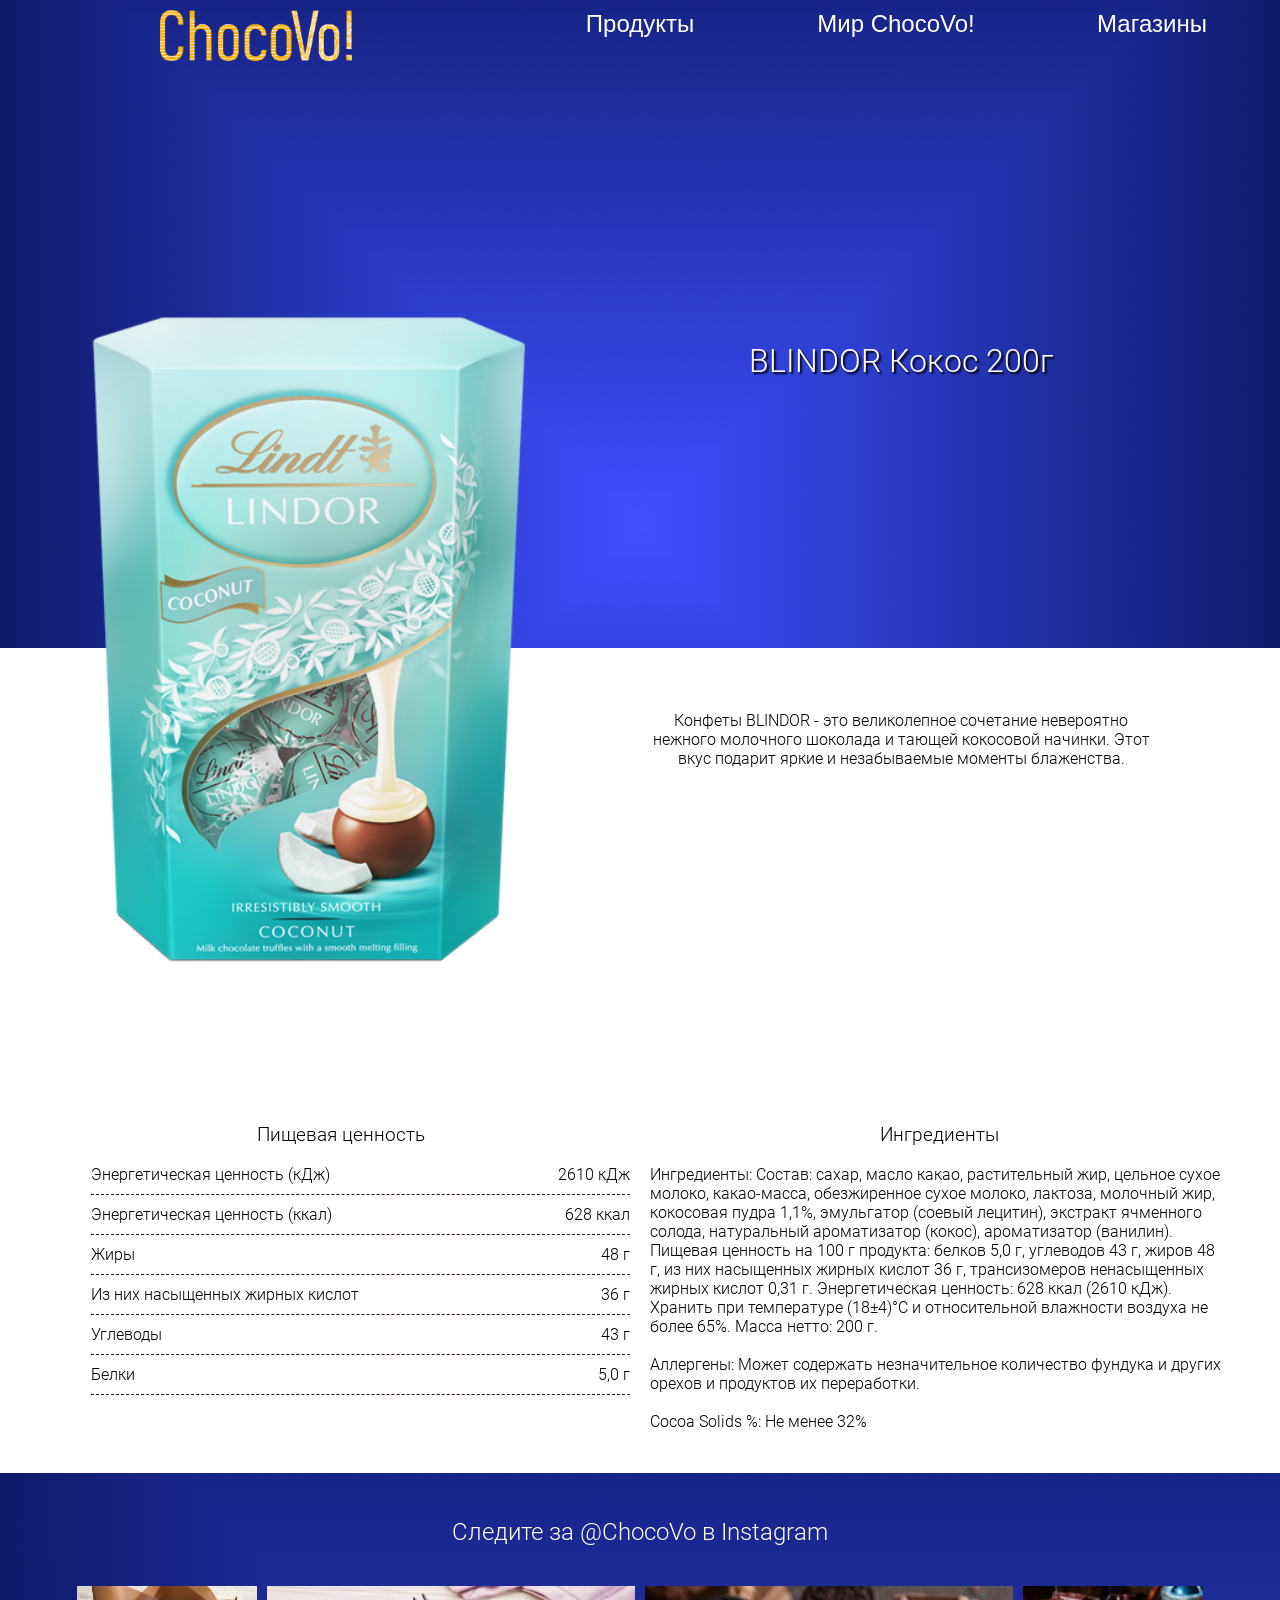
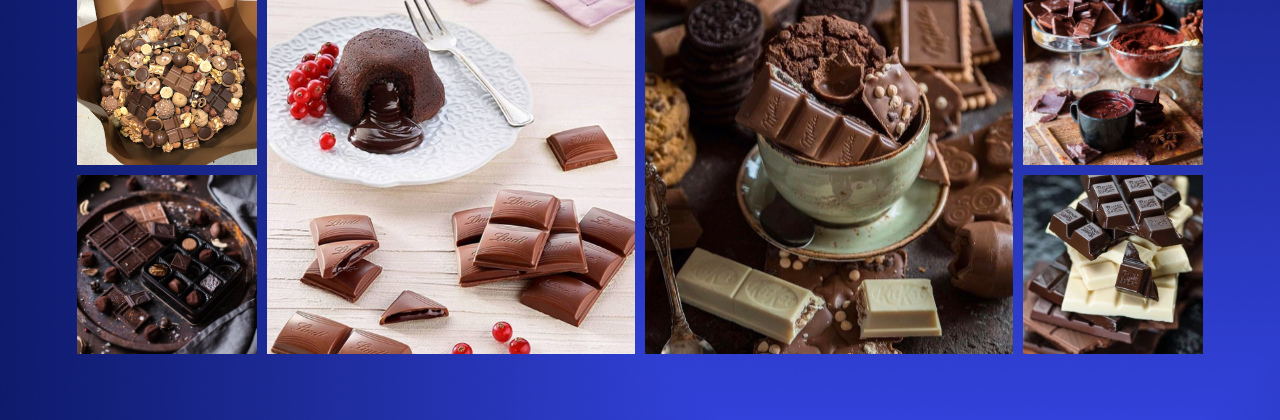
<file: products/blindor_coconut.html>
<head>
	<meta charset="utf-8">
	<link rel="stylesheet" href="../style.css">
	<link rel="stylesheet" href="product_style.css">
	<title>BLINDOR Кокос 200г</title>
	<link rel="icon" href="../images/favicon.png">
	<meta name="viewport" content="width=device-width, initial-scale=1, minimum-scale=1">
</head>
<body>
	<script type="text/javascript" src="../scripts/header.js"></script>
	<script type="text/javascript" src="../scripts/scroll_animation.js"></script>
	<script type="text/javascript">
		window.addEventListener("load", function(){
			setTimeout(function () {
				window.scrollTo({left: 0});
			},50);
			console.log("index");
		});
	</script>
	<div class="nav_button" onclick="buttonOnClick(this)"></div>
	<header id="header">
		<div class="nav">
			<a class="main" href="../index.html"><img src="../images/navbar/logo.png"></a>
			<a class="products" href="../products.html">Продукты</a>
			<a class="feed" href="../world.html">Мир ChocoVo!</a>
			<a class="shops" href="../shops.html">Магазины</a>
		</div>
	</header>
	<div class="grid-container">
		<div class="header" style="background-image: url('../images/backgrounds/blue.png');"></div>
		<div class="product_image" style="background-image: url('../images/products/list/blindor_coconut.png');"></div>
		<div class="product_name">BLINDOR Кокос 200г</div>
		<div class="product_description">Конфеты BLINDOR - это великолепное сочетание невероятно нежного молочного шоколада и тающей кокосовой начинки. Этот вкус подарит яркие и незабываемые моменты блаженства.</div>
	</div>

	<div class="content">
		<div class="nutritional_value_ingredients">
			<div class="nutritional_value">
				<h3>Пищевая ценность</h3>
				<ol>
					<li>
						<div class="name">Энергетическая ценность (кДж)</div>
						<div class="value">2610 кДж</div>
					</li>
					<li>
						<div class="name">Энергетическая ценность (ккал)</div>
						<div class="value">628 ккал</div>
					</li>
					<li>
						<div class="name">Жиры</div>
						<div class="value">48 г</div>
					</li>
					<li>
						<div class="name">Из них насыщенных жирных кислот</div>
						<div class="value">36 г</div>
					</li>
					<li>
						<div class="name">Углеводы</div>
						<div class="value">43 г</div>
					</li>
					<li>
						<div class="name">Белки</div>
						<div class="value">5,0 г</div>
					</li>
				</ol>
			</div>
			<div class="ingredients">
				<h3>Ингредиенты</h3>
				<p>
Ингредиенты: Cоcтaв: сахар, масло какао, растительный жир, цельное сухое молоко, какао-масса, обезжиренное сухое молоко, лактоза, молочный жир, кокосовая пудра 1,1%, эмульгатор (соевый лецитин), экстракт ячменного солода, натуральный ароматизатор (кокос), ароматизатор (ванилин). Пищевая ценность на 100 г продукта: белков 5,0 г, углеводов 43 г, жиров 48 г, из них насыщенных жирных кислот 36 г, трансизомеров ненасыщенных жирных кислот 0,31 г. Энергетическая ценность: 628 ккал (2610 кДж). Хранить при температуре (18±4)°С и относительной влажности воздуха не более 65%. Мacca нетто: 200 г.<br><br>
Аллергены: Может содержать незначительное количество фундука и других орехов и продуктов их переработки.<br><br>
Cocoa Solids %: Не менее 32%
				</p>
			</div>
		</div>
	</div>

	<div class="content" style="background: url('../images/backgrounds/blue.png') no-repeat;">
		<h2 style="color: white; font-weight: normal;">Следите за @ChocoVo в Instagram</h2>
		<div class="instagram_photos">
			<a class="image_link photo1" href="http://instagram.com">
				<div style="background-image: url('../images/instagram/1.jpg');"></div>
			</a>
			<a class="image_link photo2" href="http://instagram.com">
				<div style="background-image: url('../images/instagram/2.jpg');"></div>
			</a>
			<a class="image_link photo3" href="http://instagram.com">
				<div style="background-image: url('../images/instagram/3.jpg');"></div>
			</a>
			<a class="image_link photo4" href="http://instagram.com">
				<div style="background-image: url('../images/instagram/4.jpg');"></div>
			</a>
			<a class="image_link photo5" href="http://instagram.com">
				<div style="background-image: url('../images/instagram/5.jpg');"></div>
			</a>
			<a class="image_link photo6" href="http://instagram.com">
				<div style="background-image: url('../images/instagram/6.jpg');"></div>
			</a>
		</div>
	</div>

	<footer style="width: 100%;">
		<div class="contacts">
			<div class="main_footer">Контакты</div>
			<p>
				Телефон: <a href="tel:+79221630503" style="color: #320d00;">+7 (922) 163-05-03</a>
				<br>
				E-mail: <a href="mailto:shambonik@gmail.com" style="color: #320d00;">shambonik@gmail.com</a>
			</p>
		</div>
		<div class="links">
			<div><a class="main_footer" href="../index.html">Главная</a></div>
			<div><a class="main_footer" href="../career.html">Карьера</a></div>
			<div><a class="main_footer" href="../products.html">Продукты</a></div>
			<div><a class="main_footer" href="../shops.html">Магазины</a></div>
		</div>
		<div class="world">
			<div><a class="main_footer" href="../world.html">Мир ChocoVo!</a></div>
			<div><a href="../world/features.html">Почему наш шоколад такой особенный?</a></div>
			<div><a href="../world/combinations.html">Вкусовые сочетания</a></div>
			<div><a href="../world/kuzin_danil.html">Кузин Данил</a></div>
		</div>
		<p style="color: grey;">
			© 2020 Shambonik
		</p>
	</footer>
</body>
</file>
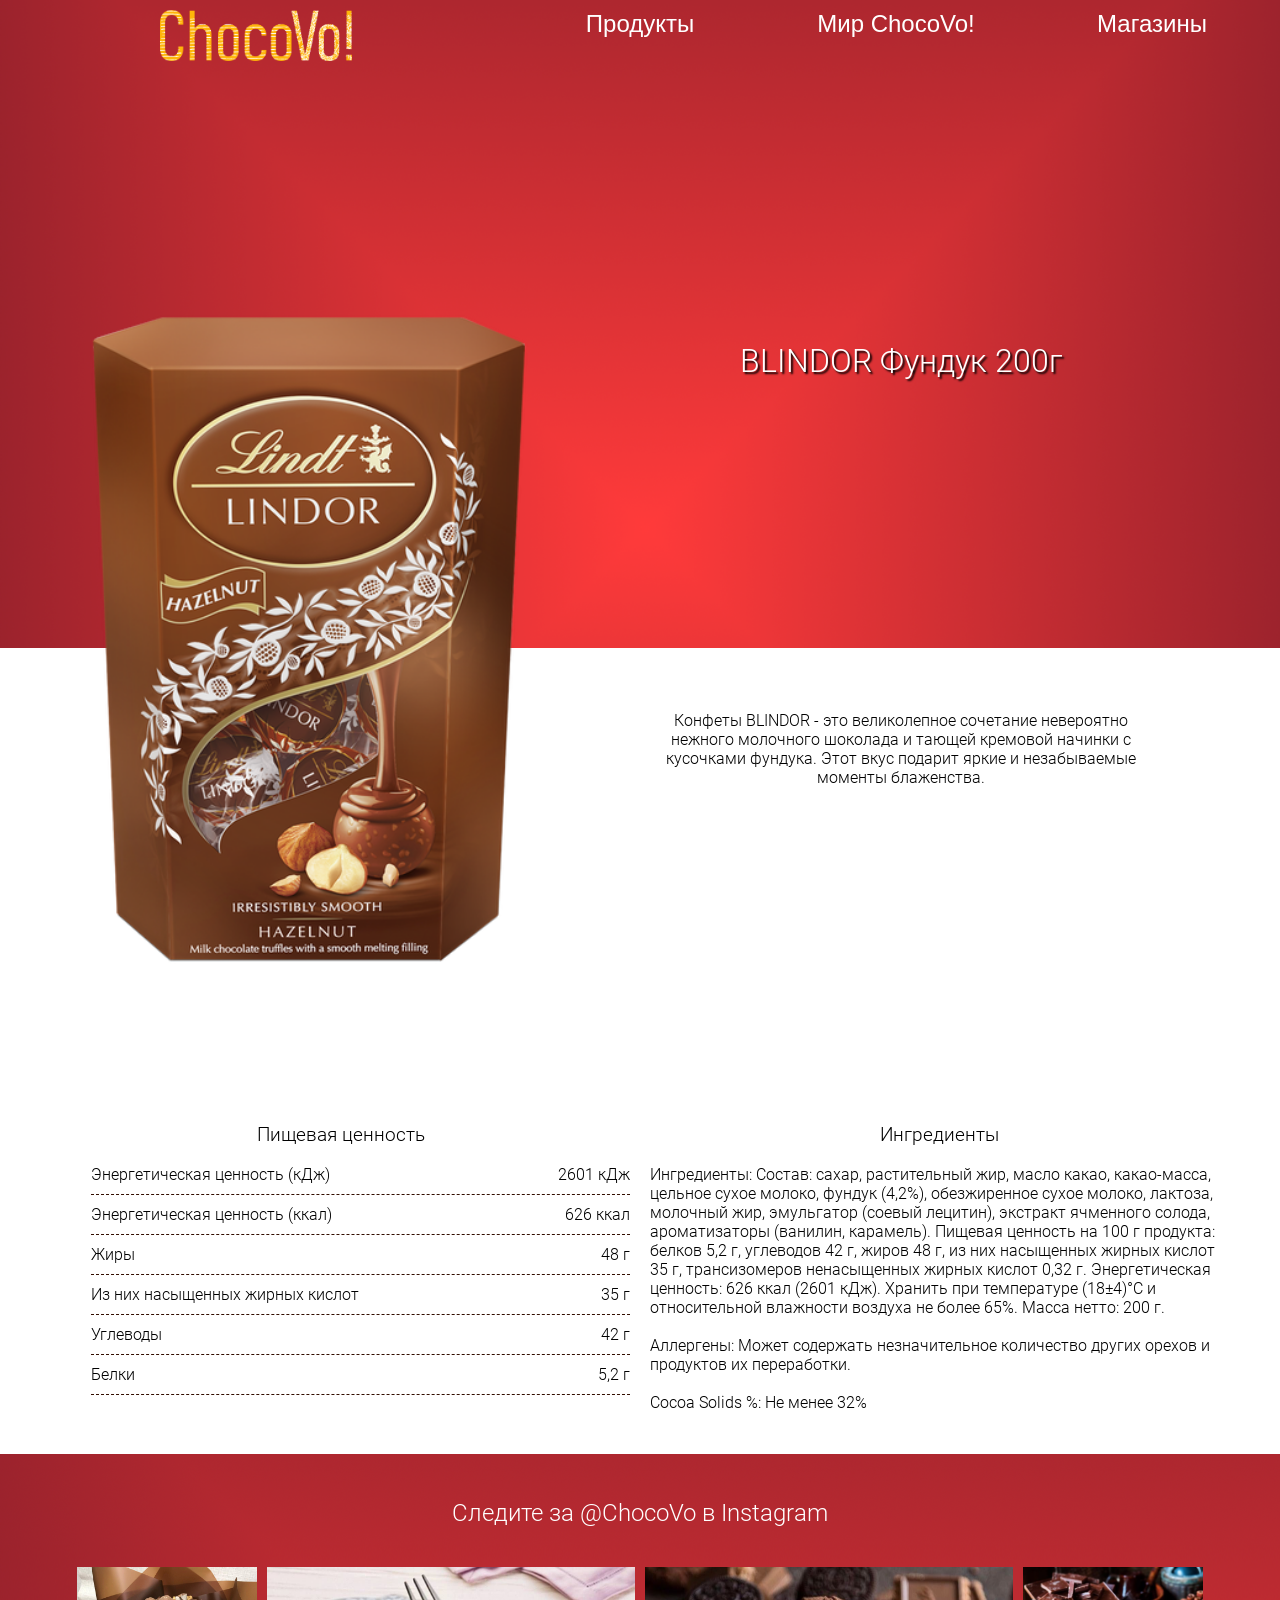
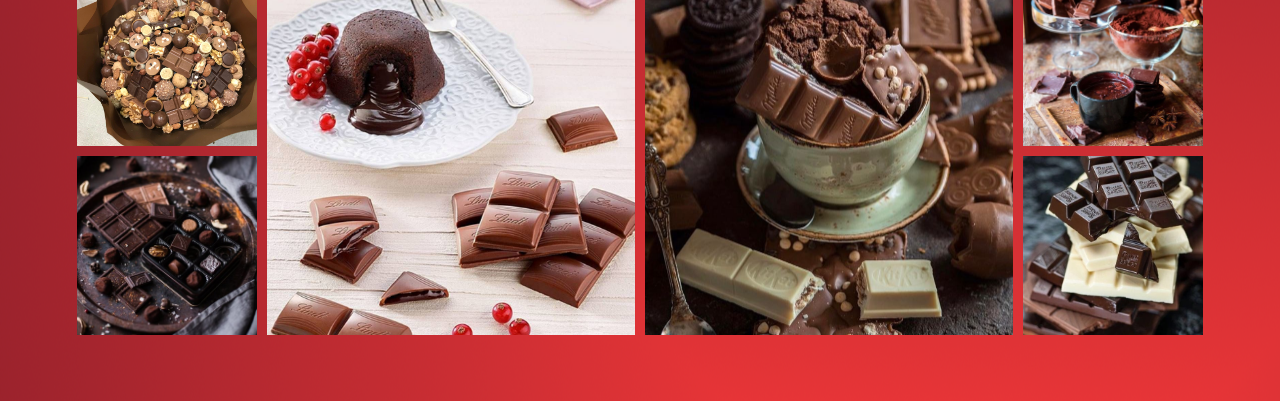
<file: products/blindor_hazelnut.html>
<head>
	<meta charset="utf-8">
	<link rel="stylesheet" href="../style.css">
	<link rel="stylesheet" href="product_style.css">
	<title>BLINDOR Фундук 200г</title>
	<link rel="icon" href="../images/favicon.png">
	<meta name="viewport" content="width=device-width, initial-scale=1, minimum-scale=1">
</head>
<body>
	<script type="text/javascript" src="../scripts/header.js"></script>
	<script type="text/javascript" src="../scripts/scroll_animation.js"></script>
	<script type="text/javascript">
		window.addEventListener("load", function(){
			setTimeout(function () {
				window.scrollTo({left: 0});
			},50);
			console.log("index");
		});
	</script>
	<div class="nav_button" onclick="buttonOnClick(this)"></div>
	<header id="header">
		<div class="nav">
			<a class="main" href="../index.html"><img src="../images/navbar/logo.png"></a>
			<a class="products" href="../products.html">Продукты</a>
			<a class="feed" href="../world.html">Мир ChocoVo!</a>
			<a class="shops" href="../shops.html">Магазины</a>
		</div>
	</header>
	<div class="grid-container">
		<div class="header" style="background-image: url('../images/backgrounds/red.png');"></div>
		<div class="product_image" style="background-image: url('../images/products/list/blindor_hazelnut.png');"></div>
		<div class="product_name">BLINDOR Фундук 200г</div>
		<div class="product_description">Конфеты BLINDOR - это великолепное сочетание невероятно нежного молочного шоколада и тающей кремовой начинки с кусочками фундука. Этот вкус подарит яркие и незабываемые моменты блаженства.</div>
	</div>

	<div class="content">
		<div class="nutritional_value_ingredients">
			<div class="nutritional_value">
				<h3>Пищевая ценность</h3>
				<ol>
					<li>
						<div class="name">Энергетическая ценность (кДж)</div>
						<div class="value">2601 кДж</div>
					</li>
					<li>
						<div class="name">Энергетическая ценность (ккал)</div>
						<div class="value">626 ккал</div>
					</li>
					<li>
						<div class="name">Жиры</div>
						<div class="value">48 г</div>
					</li>
					<li>
						<div class="name">Из них насыщенных жирных кислот</div>
						<div class="value">35 г</div>
					</li>
					<li>
						<div class="name">Углеводы</div>
						<div class="value">42 г</div>
					</li>
					<li>
						<div class="name">Белки</div>
						<div class="value">5,2 г</div>
					</li>
				</ol>
			</div>
			<div class="ingredients">
				<h3>Ингредиенты</h3>
				<p>
Ингредиенты: Состав: сахар, растительный жир, масло какао, какао-масса, цельное сухое молоко, фундук (4,2%), обезжиренное сухое молоко, лактоза, молочный жир, эмульгатор (соевый лецитин), экстракт ячменного солода, ароматизаторы (ванилин, карамель). Пищевая ценность на 100 г продукта: белков 5,2 г, углеводов 42 г, жиров 48 г, из них насыщенных жирных кислот 35 г, трансизомеров ненасыщенных жирных кислот 0,32 г. Энергетическая ценность: 626 ккал (2601 кДж). Хранить при температуре (18±4)°С и относительной влажности воздуха не более 65%. Мacca нетто: 200 г.<br><br>
Аллергены: Может содержать незначительное количество других орехов и продуктов их переработки.<br><br>
Cocoa Solids %: Не менее 32%
				</p>
			</div>
		</div>
	</div>

	<div class="content" style="background: url('../images/backgrounds/red.png') no-repeat;">
		<h2 style="color: white; font-weight: normal;">Следите за @ChocoVo в Instagram</h2>
		<div class="instagram_photos">
			<a class="image_link photo1" href="http://instagram.com">
				<div style="background-image: url('../images/instagram/1.jpg');"></div>
			</a>
			<a class="image_link photo2" href="http://instagram.com">
				<div style="background-image: url('../images/instagram/2.jpg');"></div>
			</a>
			<a class="image_link photo3" href="http://instagram.com">
				<div style="background-image: url('../images/instagram/3.jpg');"></div>
			</a>
			<a class="image_link photo4" href="http://instagram.com">
				<div style="background-image: url('../images/instagram/4.jpg');"></div>
			</a>
			<a class="image_link photo5" href="http://instagram.com">
				<div style="background-image: url('../images/instagram/5.jpg');"></div>
			</a>
			<a class="image_link photo6" href="http://instagram.com">
				<div style="background-image: url('../images/instagram/6.jpg');"></div>
			</a>
		</div>
	</div>

	<footer style="width: 100%;">
		<div class="contacts">
			<div class="main_footer">Контакты</div>
			<p>
				Телефон: <a href="tel:+79221630503" style="color: #320d00;">+7 (922) 163-05-03</a>
				<br>
				E-mail: <a href="mailto:shambonik@gmail.com" style="color: #320d00;">shambonik@gmail.com</a>
			</p>
		</div>
		<div class="links">
			<div><a class="main_footer" href="../index.html">Главная</a></div>
			<div><a class="main_footer" href="../career.html">Карьера</a></div>
			<div><a class="main_footer" href="../products.html">Продукты</a></div>
			<div><a class="main_footer" href="../shops.html">Магазины</a></div>
		</div>
		<div class="world">
			<div><a class="main_footer" href="../world.html">Мир ChocoVo!</a></div>
			<div><a href="../world/features.html">Почему наш шоколад такой особенный?</a></div>
			<div><a href="../world/combinations.html">Вкусовые сочетания</a></div>
			<div><a href="../world/kuzin_danil.html">Кузин Данил</a></div>
		</div>
		<p style="color: grey;">
			© 2020 Shambonik
		</p>
	</footer>
</body>
</file>
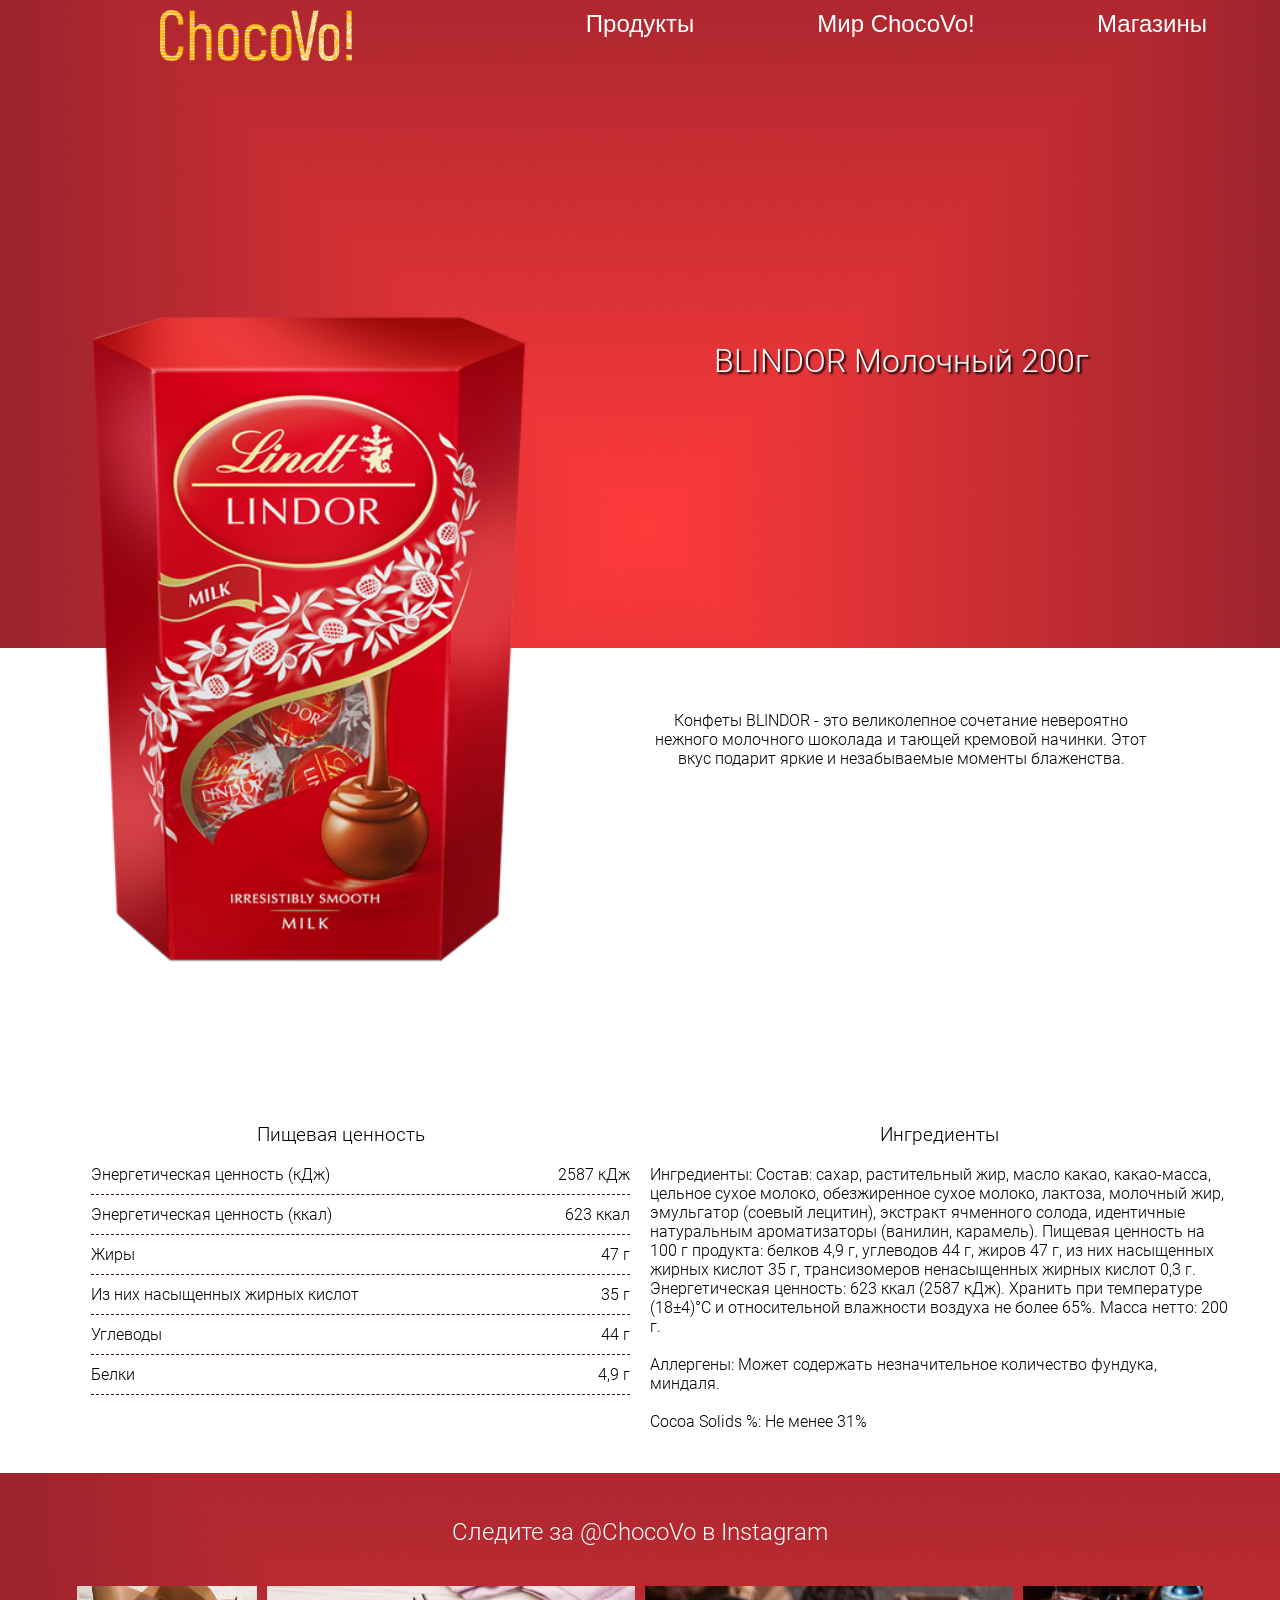
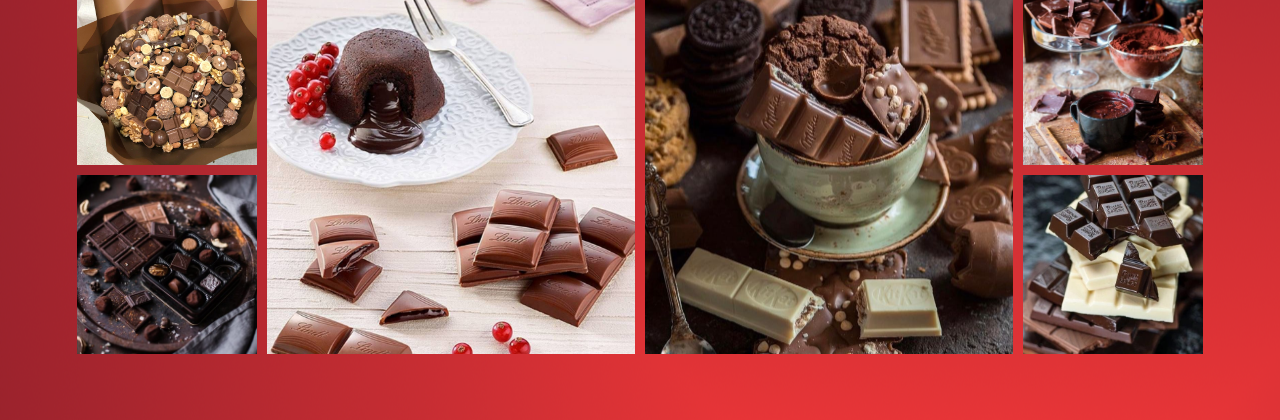
<file: products/blindor_milk.html>
<head>
	<meta charset="utf-8">
	<link rel="stylesheet" href="../style.css">
	<link rel="stylesheet" href="product_style.css">
	<title>BLINDOR Молочный 200г</title>
	<link rel="icon" href="../images/favicon.png">
	<meta name="viewport" content="width=device-width, initial-scale=1, minimum-scale=1">
</head>
<body>
	<script type="text/javascript" src="../scripts/header.js"></script>
	<script type="text/javascript" src="../scripts/scroll_animation.js"></script>
	<script type="text/javascript">
		window.addEventListener("load", function(){
			setTimeout(function () {
				window.scrollTo({left: 0});
			},50);
			console.log("index");
		});
	</script>
	<div class="nav_button" onclick="buttonOnClick(this)"></div>
	<header id="header">
		<div class="nav">
			<a class="main" href="../index.html"><img src="../images/navbar/logo.png"></a>
			<a class="products" href="../products.html">Продукты</a>
			<a class="feed" href="../world.html">Мир ChocoVo!</a>
			<a class="shops" href="../shops.html">Магазины</a>
		</div>
	</header>
	<div class="grid-container">
		<div class="header" style="background-image: url('../images/backgrounds/red.png');"></div>
		<div class="product_image" style="background-image: url('../images/products/list/blindor_milk.png');"></div>
		<div class="product_name">BLINDOR Молочный 200г</div>
		<div class="product_description">Конфеты BLINDOR - это великолепное сочетание невероятно нежного молочного шоколада и тающей кремовой начинки. Этот вкус подарит яркие и незабываемые моменты блаженства.</div>
	</div>

	<div class="content">
		<div class="nutritional_value_ingredients">
			<div class="nutritional_value">
				<h3>Пищевая ценность</h3>
				<ol>
					<li>
						<div class="name">Энергетическая ценность (кДж)</div>
						<div class="value">2587 кДж</div>
					</li>
					<li>
						<div class="name">Энергетическая ценность (ккал)</div>
						<div class="value">623 ккал</div>
					</li>
					<li>
						<div class="name">Жиры</div>
						<div class="value">47 г</div>
					</li>
					<li>
						<div class="name">Из них насыщенных жирных кислот</div>
						<div class="value">35 г</div>
					</li>
					<li>
						<div class="name">Углеводы</div>
						<div class="value">44 г</div>
					</li>
					<li>
						<div class="name">Белки</div>
						<div class="value">4,9 г</div>
					</li>
				</ol>
			</div>
			<div class="ingredients">
				<h3>Ингредиенты</h3>
				<p>
Ингредиенты: Состав: сахар, растительный жир, масло какао, какао-масса, цельное сухое молоко, обезжиренное сухое молоко, лактоза, молочный жир, эмульгатор (соевый лецитин), экстракт ячменного солода, идентичные натуральным ароматизаторы (ванилин, карамель). Пищевая ценность на 100 г продукта: белков 4,9 г, углеводов 44 г, жиров 47 г, из них насыщенных жирных кислот 35 г, трансизомеров ненасыщенных жирных кислот 0,3 г. Энергетическая ценность: 623 ккал (2587 кДж). Хранить при температуре (18±4)°С и относительной влажности воздуха не более 65%. Мacca нетто: 200 г.<br><br>
Аллергены: Может содержать незначительное количество фундука, миндаля.<br><br>
Cocoa Solids %: Не менее 31%
				</p>
			</div>
		</div>
	</div>

	<div class="content" style="background: url('../images/backgrounds/red.png') no-repeat;">
		<h2 style="color: white; font-weight: normal;">Следите за @ChocoVo в Instagram</h2>
		<div class="instagram_photos">
			<a class="image_link photo1" href="http://instagram.com">
				<div style="background-image: url('../images/instagram/1.jpg');"></div>
			</a>
			<a class="image_link photo2" href="http://instagram.com">
				<div style="background-image: url('../images/instagram/2.jpg');"></div>
			</a>
			<a class="image_link photo3" href="http://instagram.com">
				<div style="background-image: url('../images/instagram/3.jpg');"></div>
			</a>
			<a class="image_link photo4" href="http://instagram.com">
				<div style="background-image: url('../images/instagram/4.jpg');"></div>
			</a>
			<a class="image_link photo5" href="http://instagram.com">
				<div style="background-image: url('../images/instagram/5.jpg');"></div>
			</a>
			<a class="image_link photo6" href="http://instagram.com">
				<div style="background-image: url('../images/instagram/6.jpg');"></div>
			</a>
		</div>
	</div>

	<footer style="width: 100%;">
		<div class="contacts">
			<div class="main_footer">Контакты</div>
			<p>
				Телефон: <a href="tel:+79221630503" style="color: #320d00;">+7 (922) 163-05-03</a>
				<br>
				E-mail: <a href="mailto:shambonik@gmail.com" style="color: #320d00;">shambonik@gmail.com</a>
			</p>
		</div>
		<div class="links">
			<div><a class="main_footer" href="../index.html">Главная</a></div>
			<div><a class="main_footer" href="../career.html">Карьера</a></div>
			<div><a class="main_footer" href="../products.html">Продукты</a></div>
			<div><a class="main_footer" href="../shops.html">Магазины</a></div>
		</div>
		<div class="world">
			<div><a class="main_footer" href="../world.html">Мир ChocoVo!</a></div>
			<div><a href="../world/features.html">Почему наш шоколад такой особенный?</a></div>
			<div><a href="../world/combinations.html">Вкусовые сочетания</a></div>
			<div><a href="../world/kuzin_danil.html">Кузин Данил</a></div>
		</div>
		<p style="color: grey;">
			© 2020 Shambonik
		</p>
	</footer>
</body>
</file>
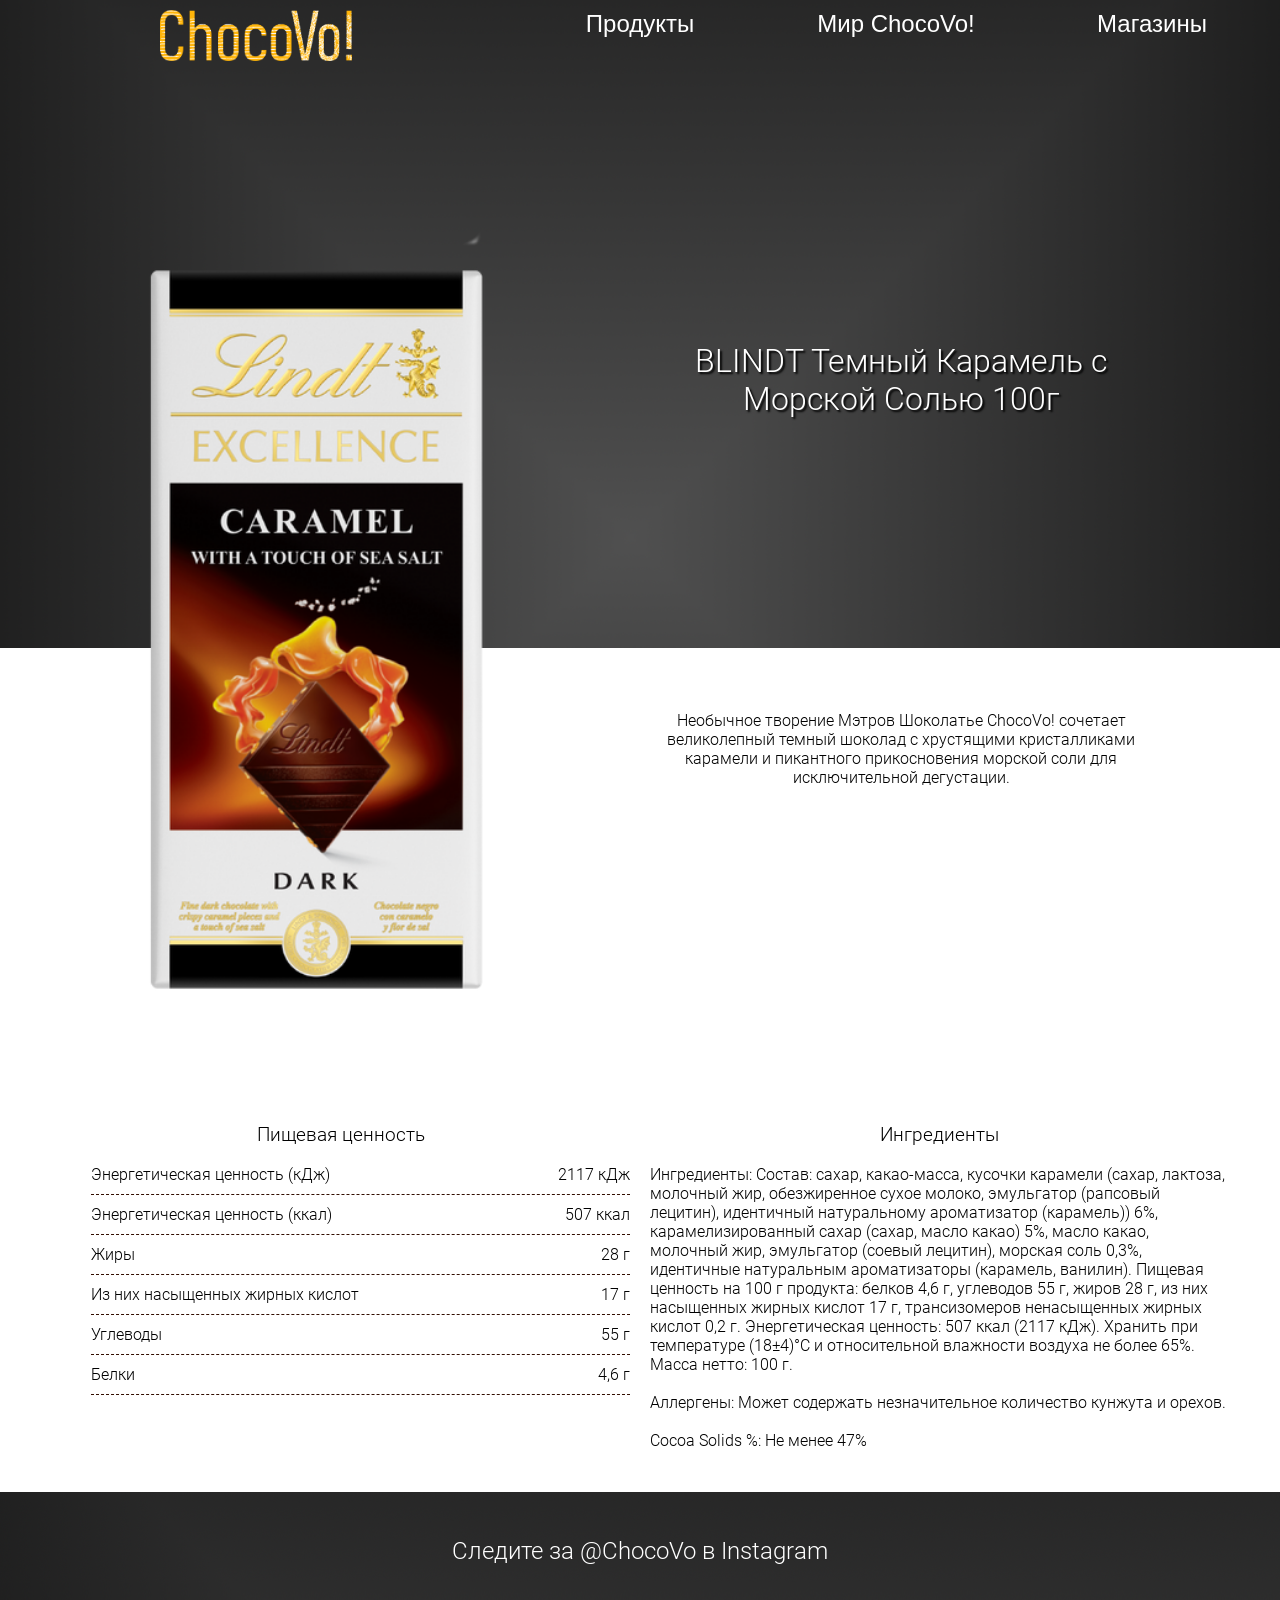
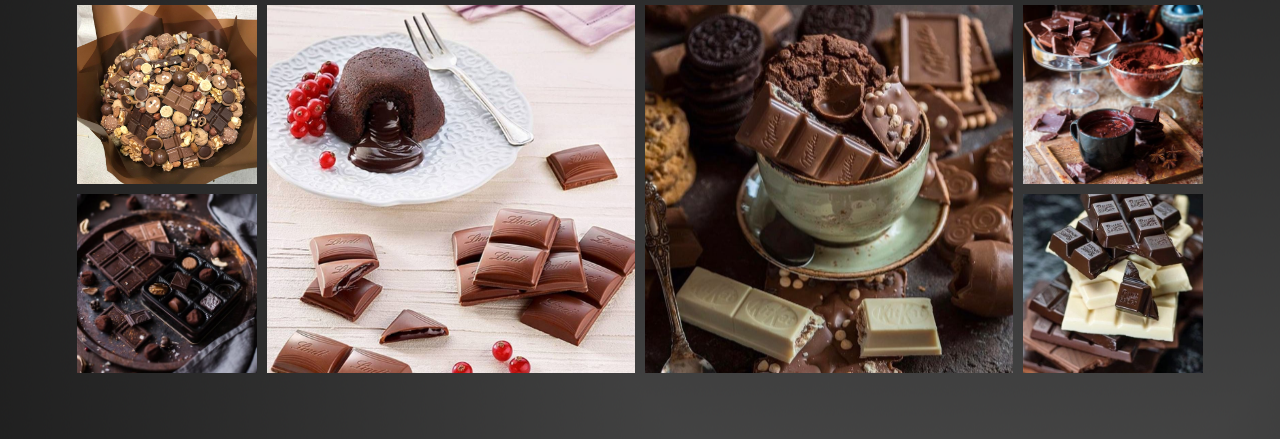
<file: products/blindt_caramel_sea_salt.html>
<head>
	<meta charset="utf-8">
	<link rel="stylesheet" href="../style.css">
	<link rel="stylesheet" href="product_style.css">
	<title>BLINDT Темный Карамель с Морской Солью 100г</title>
	<link rel="icon" href="../images/favicon.png">
	<meta name="viewport" content="width=device-width, initial-scale=1, minimum-scale=1">
</head>
<body>
	<script type="text/javascript" src="../scripts/header.js"></script>
	<script type="text/javascript" src="../scripts/scroll_animation.js"></script>
	<script type="text/javascript">
		window.addEventListener("load", function(){
			setTimeout(function () {
				window.scrollTo({left: 0});
			},50);
			console.log("index");
		});
	</script>
	<div class="nav_button" onclick="buttonOnClick(this)"></div>
	<header id="header">
		<div class="nav">
			<a class="main" href="../index.html"><img src="../images/navbar/logo.png"></a>
			<a class="products" href="../products.html">Продукты</a>
			<a class="feed" href="../world.html">Мир ChocoVo!</a>
			<a class="shops" href="../shops.html">Магазины</a>
		</div>
	</header>
	<div class="grid-container">
		<div class="header" style="background-image: url('../images/backgrounds/grey.png');"></div>
		<div class="product_image" style="background-image: url('../images/products/list/blindt_caramel_sea_salt.png');"></div>
		<div class="product_name">BLINDT Темный Карамель с Морской Солью 100г</div>
		<div class="product_description">Необычное творение Мэтров Шоколатье ChocoVo! сочетает великолепный темный шоколад с хрустящими кристалликами карамели и пикантного прикосновения морской соли для исключительной дегустации.</div>
	</div>

	<div class="content">
		<div class="nutritional_value_ingredients">
			<div class="nutritional_value">
				<h3>Пищевая ценность</h3>
				<ol>
					<li>
						<div class="name">Энергетическая ценность (кДж)</div>
						<div class="value">2117 кДж</div>
					</li>
					<li>
						<div class="name">Энергетическая ценность (ккал)</div>
						<div class="value">507 ккал</div>
					</li>
					<li>
						<div class="name">Жиры</div>
						<div class="value">28 г</div>
					</li>
					<li>
						<div class="name">Из них насыщенных жирных кислот</div>
						<div class="value">17 г</div>
					</li>
					<li>
						<div class="name">Углеводы</div>
						<div class="value">55 г</div>
					</li>
					<li>
						<div class="name">Белки</div>
						<div class="value">4,6 г</div>
					</li>
				</ol>
			</div>
			<div class="ingredients">
				<h3>Ингредиенты</h3>
				<p>

Ингредиенты: Состав: сахар, какао-масса, кусочки карамели (сахар, лактоза, молочный жир, обезжиренное сухое молоко, эмульгатор (рапсовый лецитин), идентичный натуральному ароматизатор (карамель)) 6%, карамелизированный сахар (сахар, масло какао) 5%, масло какао, молочный жир, эмульгатор (соевый лецитин), морская соль 0,3%, идентичные натуральным ароматизаторы (карамель, ванилин). Пищевая ценность на 100 г продукта: белков 4,6 г, углеводов 55 г, жиров 28 г, из них насыщенных жирных кислот 17 г, трансизомеров ненасыщенных жирных кислот 0,2 г. Энергетическая ценность: 507 ккал (2117 кДж). Хранить при температуре (18±4)°С и относительной влажности воздуха не более 65%. Macca нeттo: 100 г.<br><br>
Аллергены: Может содержать незначительное количество кунжута и орехов.<br><br>
Cocoa Solids %: Не менее 47%
				</p>
			</div>
		</div>
	</div>

	<div class="content" style="background: url('../images/backgrounds/grey.png') no-repeat;">
		<h2 style="color: white; font-weight: normal;">Следите за @ChocoVo в Instagram</h2>
		<div class="instagram_photos">
			<a class="image_link photo1" href="http://instagram.com">
				<div style="background-image: url('../images/instagram/1.jpg');"></div>
			</a>
			<a class="image_link photo2" href="http://instagram.com">
				<div style="background-image: url('../images/instagram/2.jpg');"></div>
			</a>
			<a class="image_link photo3" href="http://instagram.com">
				<div style="background-image: url('../images/instagram/3.jpg');"></div>
			</a>
			<a class="image_link photo4" href="http://instagram.com">
				<div style="background-image: url('../images/instagram/4.jpg');"></div>
			</a>
			<a class="image_link photo5" href="http://instagram.com">
				<div style="background-image: url('../images/instagram/5.jpg');"></div>
			</a>
			<a class="image_link photo6" href="http://instagram.com">
				<div style="background-image: url('../images/instagram/6.jpg');"></div>
			</a>
		</div>
	</div>

	<footer style="width: 100%;">
		<div class="contacts">
			<div class="main_footer">Контакты</div>
			<p>
				Телефон: <a href="tel:+79221630503" style="color: #320d00;">+7 (922) 163-05-03</a>
				<br>
				E-mail: <a href="mailto:shambonik@gmail.com" style="color: #320d00;">shambonik@gmail.com</a>
			</p>
		</div>
		<div class="links">
			<div><a class="main_footer" href="../index.html">Главная</a></div>
			<div><a class="main_footer" href="../career.html">Карьера</a></div>
			<div><a class="main_footer" href="../products.html">Продукты</a></div>
			<div><a class="main_footer" href="../shops.html">Магазины</a></div>
		</div>
		<div class="world">
			<div><a class="main_footer" href="../world.html">Мир ChocoVo!</a></div>
			<div><a href="../world/features.html">Почему наш шоколад такой особенный?</a></div>
			<div><a href="../world/combinations.html">Вкусовые сочетания</a></div>
			<div><a href="../world/kuzin_danil.html">Кузин Данил</a></div>
		</div>
		<p style="color: grey;">
			© 2020 Shambonik
		</p>
	</footer>
</body>
</file>
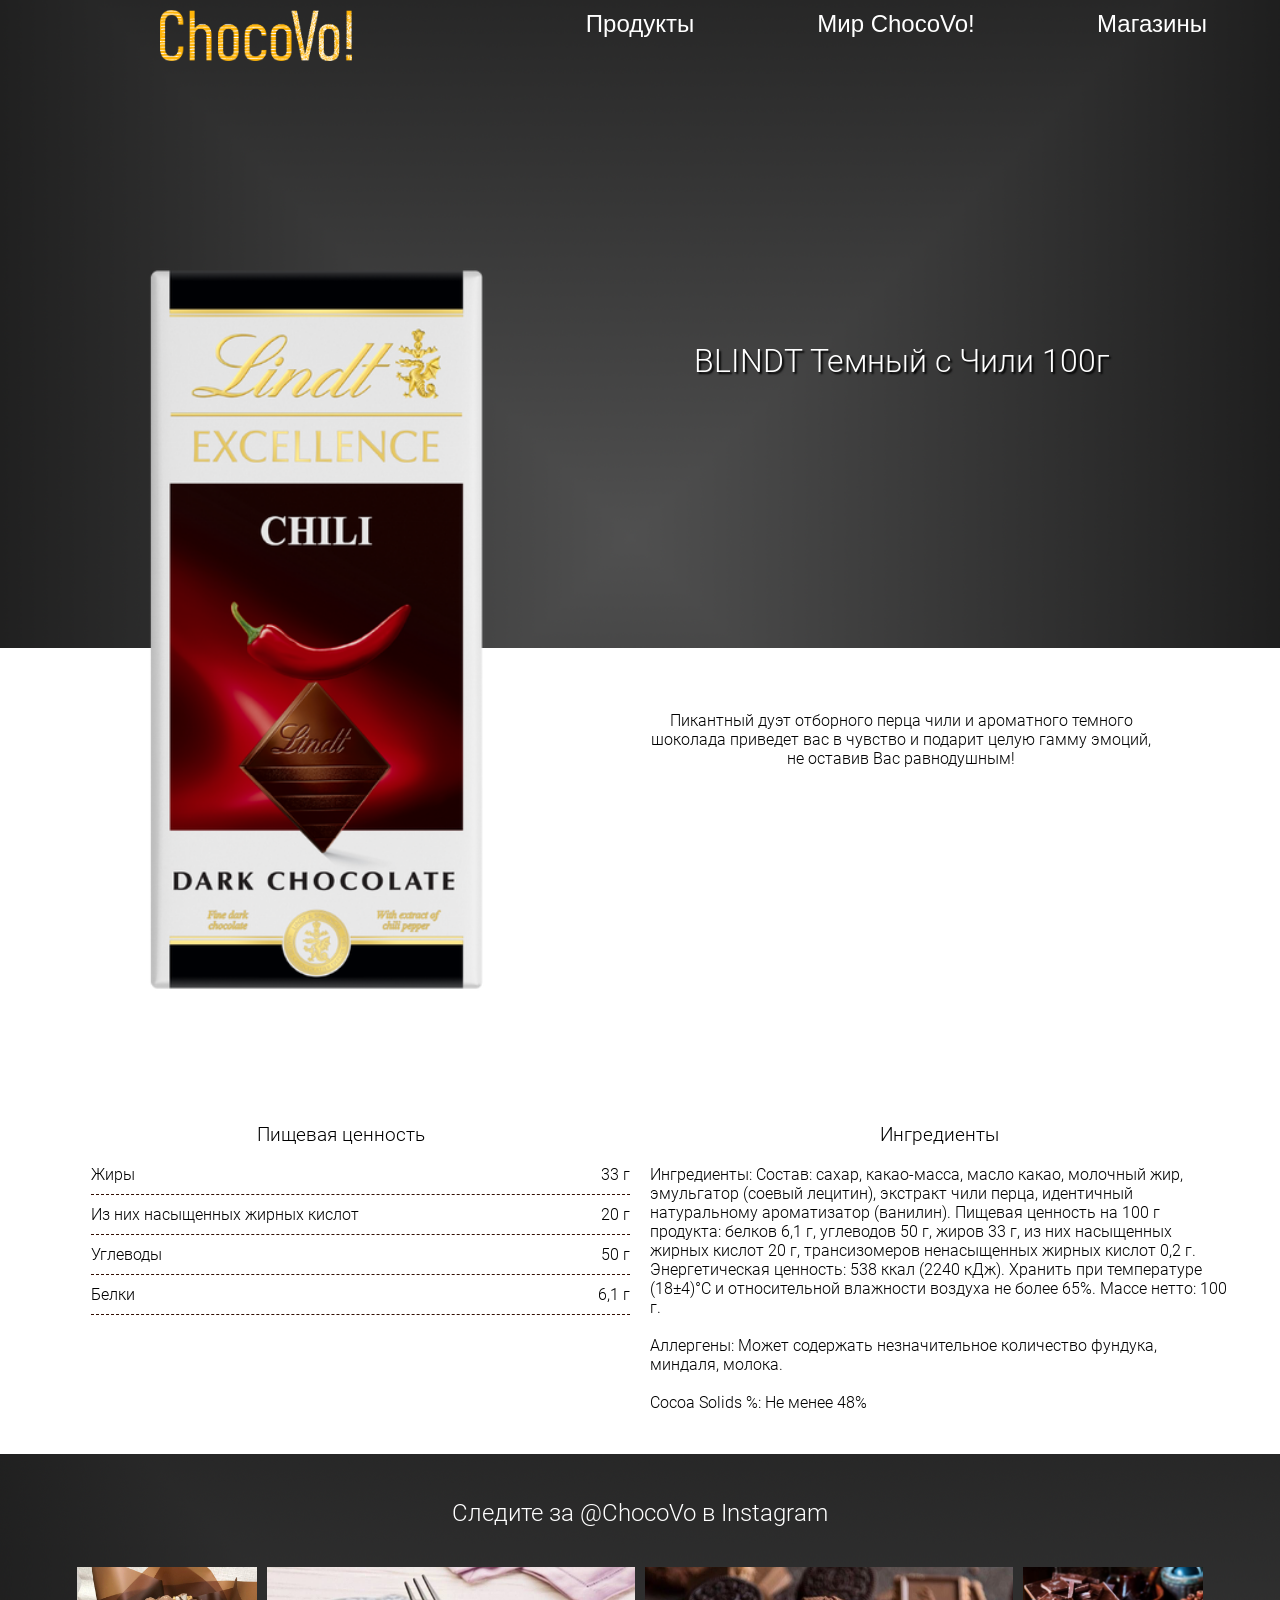
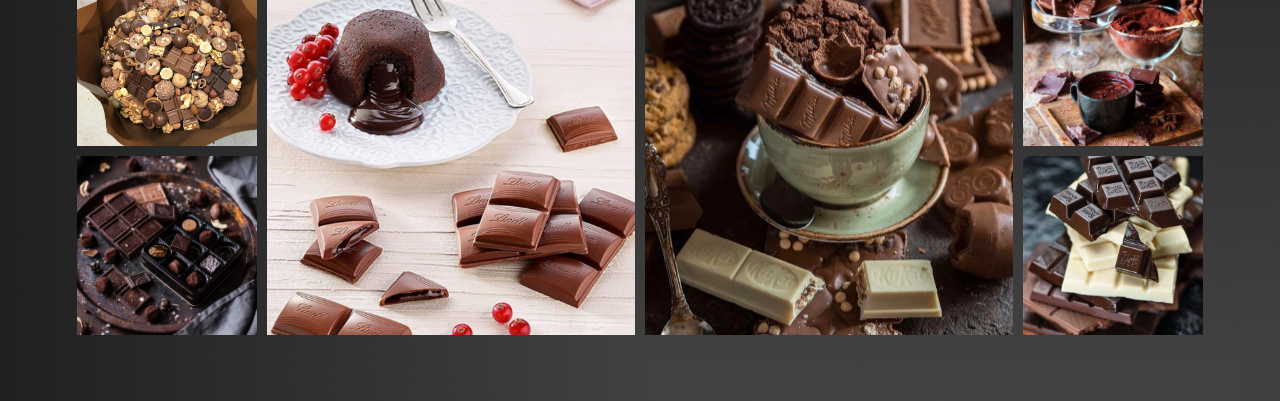
<file: products/blindt_chili.html>
<head>
	<meta charset="utf-8">
	<link rel="stylesheet" href="../style.css">
	<link rel="stylesheet" href="product_style.css">
	<title>BLINDT Темный с Чили 100г</title>
	<link rel="icon" href="../images/favicon.png">
	<meta name="viewport" content="width=device-width, initial-scale=1, minimum-scale=1">
</head>
<body>
	<script type="text/javascript" src="../scripts/header.js"></script>
	<script type="text/javascript" src="../scripts/scroll_animation.js"></script>
	<script type="text/javascript">
		window.addEventListener("load", function(){
			setTimeout(function () {
				window.scrollTo({left: 0});
			},50);
			console.log("index");
		});
	</script>
	<div class="nav_button" onclick="buttonOnClick(this)"></div>
	<header id="header">
		<div class="nav">
			<a class="main" href="../index.html"><img src="../images/navbar/logo.png"></a>
			<a class="products" href="../products.html">Продукты</a>
			<a class="feed" href="../world.html">Мир ChocoVo!</a>
			<a class="shops" href="../shops.html">Магазины</a>
		</div>
	</header>
	<div class="grid-container">
		<div class="header" style="background-image: url('../images/backgrounds/grey.png');"></div>
		<div class="product_image" style="background-image: url('../images/products/list/blindt_chili.png');"></div>
		<div class="product_name">BLINDT Темный с Чили 100г</div>
		<div class="product_description">Пикантный дуэт отборного перца чили и ароматного темного шоколада приведет вас в чувство и подарит целую гамму эмоций, не оставив Вас равнодушным!</div>
	</div>

	<div class="content">
		<div class="nutritional_value_ingredients">
			<div class="nutritional_value">
				<h3>Пищевая ценность</h3>
				<ol>
					<li>
						<div class="name">Жиры</div>
						<div class="value">33 г</div>
					</li>
					<li>
						<div class="name">Из них насыщенных жирных кислот</div>
						<div class="value">20 г</div>
					</li>
					<li>
						<div class="name">Углеводы</div>
						<div class="value">50 г</div>
					</li>
					<li>
						<div class="name">Белки</div>
						<div class="value">6,1 г</div>
					</li>
				</ol>
			</div>
			<div class="ingredients">
				<h3>Ингредиенты</h3>
				<p>
Ингредиенты: Состав: сахар, какао-масса, масло какао, молочный жир, эмульгатор (соевый лецитин), экстракт чили перца, идентичный натуральному ароматизатор (ванилин). Пищевая ценность на 100 г продукта: белков 6,1 г, углеводов 50 г, жиров 33 г, из них насыщенных жирных кислот 20 г, трансизомеров ненасыщенных жирных кислот 0,2 г. Энергетическая ценность: 538 ккал (2240 кДж). Хранить при температуре (18±4)°С и относительной влажности воздуха не более 65%. Массе нетто: 100 г.<br><br>
Аллергены: Может содержать незначительное количество фундука, миндаля, молока.<br><br>
Cocoa Solids %: Не менее 48%
				</p>
			</div>
		</div>
	</div>

	<div class="content" style="background: url('../images/backgrounds/grey.png') no-repeat;">
		<h2 style="color: white; font-weight: normal;">Следите за @ChocoVo в Instagram</h2>
		<div class="instagram_photos">
			<a class="image_link photo1" href="http://instagram.com">
				<div style="background-image: url('../images/instagram/1.jpg');"></div>
			</a>
			<a class="image_link photo2" href="http://instagram.com">
				<div style="background-image: url('../images/instagram/2.jpg');"></div>
			</a>
			<a class="image_link photo3" href="http://instagram.com">
				<div style="background-image: url('../images/instagram/3.jpg');"></div>
			</a>
			<a class="image_link photo4" href="http://instagram.com">
				<div style="background-image: url('../images/instagram/4.jpg');"></div>
			</a>
			<a class="image_link photo5" href="http://instagram.com">
				<div style="background-image: url('../images/instagram/5.jpg');"></div>
			</a>
			<a class="image_link photo6" href="http://instagram.com">
				<div style="background-image: url('../images/instagram/6.jpg');"></div>
			</a>
		</div>
	</div>

	<footer style="width: 100%;">
		<div class="contacts">
			<div class="main_footer">Контакты</div>
			<p>
				Телефон: <a href="tel:+79221630503" style="color: #320d00;">+7 (922) 163-05-03</a>
				<br>
				E-mail: <a href="mailto:shambonik@gmail.com" style="color: #320d00;">shambonik@gmail.com</a>
			</p>
		</div>
		<div class="links">
			<div><a class="main_footer" href="../index.html">Главная</a></div>
			<div><a class="main_footer" href="../career.html">Карьера</a></div>
			<div><a class="main_footer" href="../products.html">Продукты</a></div>
			<div><a class="main_footer" href="../shops.html">Магазины</a></div>
		</div>
		<div class="world">
			<div><a class="main_footer" href="../world.html">Мир ChocoVo!</a></div>
			<div><a href="../world/features.html">Почему наш шоколад такой особенный?</a></div>
			<div><a href="../world/combinations.html">Вкусовые сочетания</a></div>
			<div><a href="../world/kuzin_danil.html">Кузин Данил</a></div>
		</div>
		<p style="color: grey;">
			© 2020 Shambonik
		</p>
	</footer>
</body>
</file>
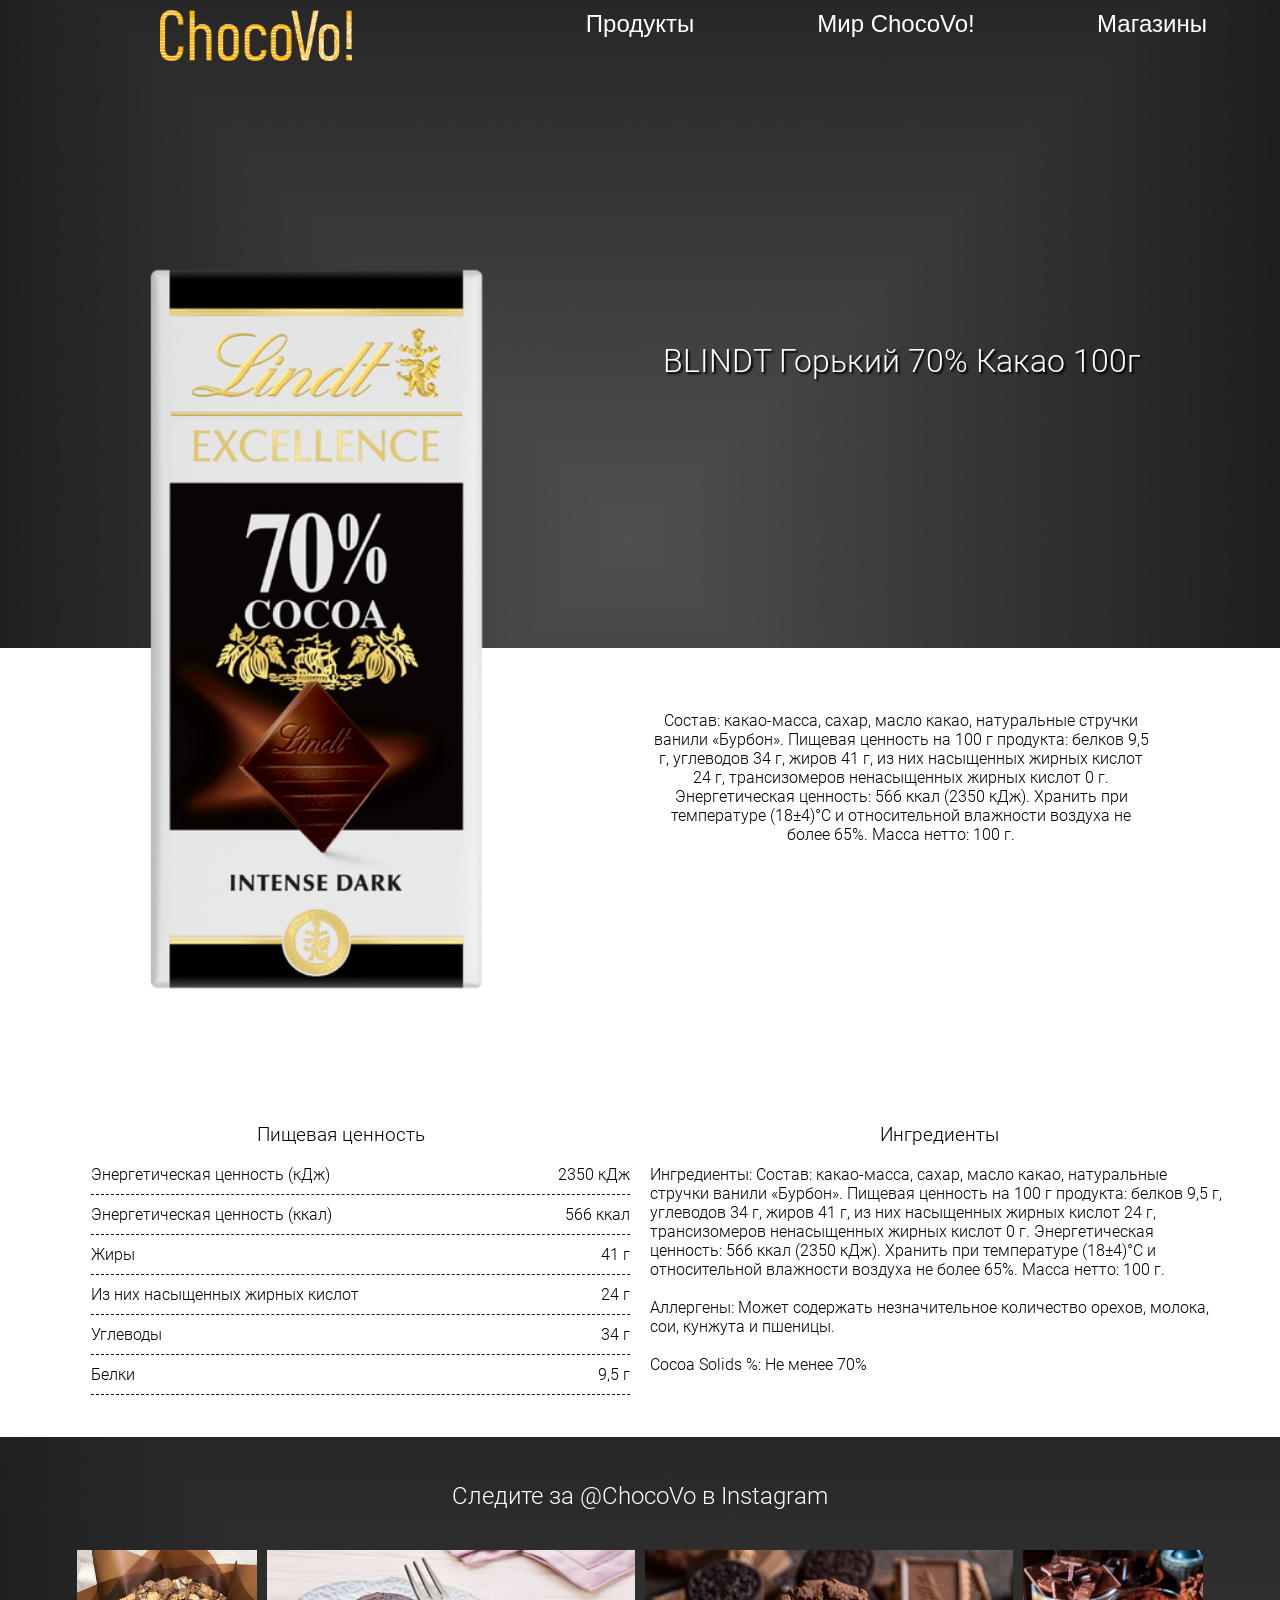
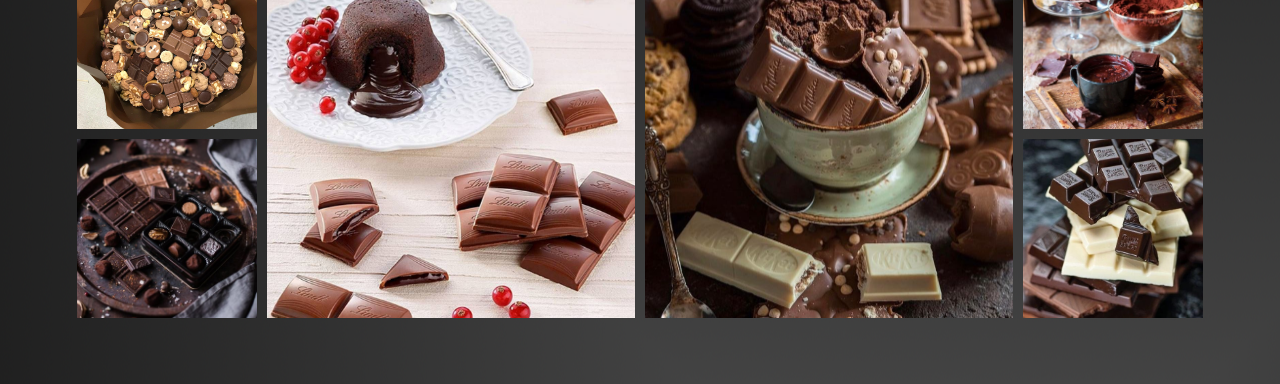
<file: products/blindt_dark_70.html>
<head>
	<meta charset="utf-8">
	<link rel="stylesheet" href="../style.css">
	<link rel="stylesheet" href="product_style.css">
	<title>BLINDT Горький 70% Какао 100г</title>
	<link rel="icon" href="../images/favicon.png">
	<meta name="viewport" content="width=device-width, initial-scale=1, minimum-scale=1">
</head>
<body>
	<script type="text/javascript" src="../scripts/header.js"></script>
	<script type="text/javascript" src="../scripts/scroll_animation.js"></script>
	<script type="text/javascript">
		window.addEventListener("load", function(){
			setTimeout(function () {
				window.scrollTo({left: 0});
			},50);
			console.log("index");
		});
	</script>
	<div class="nav_button" onclick="buttonOnClick(this)"></div>
	<header id="header">
		<div class="nav">
			<a class="main" href="../index.html"><img src="../images/navbar/logo.png"></a>
			<a class="products" href="../products.html">Продукты</a>
			<a class="feed" href="../world.html">Мир ChocoVo!</a>
			<a class="shops" href="../shops.html">Магазины</a>
		</div>
	</header>
	<div class="grid-container">
		<div class="header" style="background-image: url('../images/backgrounds/grey.png');"></div>
		<div class="product_image" style="background-image: url('../images/products/list/blindt_dark_70.png');"></div>
		<div class="product_name">BLINDT Горький 70% Какао 100г</div>
		<div class="product_description">Состав: какао-масса, сахар, масло какао, натуральные стручки ванили «Бурбон». Пищевая ценность на 100 г продукта: белков 9,5 г, углеводов 34 г, жиров 41 г, из них насыщенных жирных кислот 24 г, трансизомеров ненасыщенных жирных кислот 0 г. Энергетическая ценность: 566 ккал (2350 кДж). Хранить при температуре (18±4)°С и относительной влажности воздуха не более 65%. Масса нетто: 100 г.</div>
	</div>

	<div class="content">
		<div class="nutritional_value_ingredients">
			<div class="nutritional_value">
				<h3>Пищевая ценность</h3>
				<ol>
					<li>
						<div class="name">Энергетическая ценность (кДж)</div>
						<div class="value">2350 кДж</div>
					</li>
					<li>
						<div class="name">Энергетическая ценность (ккал)</div>
						<div class="value">566 ккал</div>
					</li>
					<li>
						<div class="name">Жиры</div>
						<div class="value">41 г</div>
					</li>
					<li>
						<div class="name">Из них насыщенных жирных кислот</div>
						<div class="value">24 г</div>
					</li>
					<li>
						<div class="name">Углеводы</div>
						<div class="value">34 г</div>
					</li>
					<li>
						<div class="name">Белки</div>
						<div class="value">9,5 г</div>
					</li>
				</ol>
			</div>
			<div class="ingredients">
				<h3>Ингредиенты</h3>
				<p>
Ингредиенты: Состав: какао-масса, сахар, масло какао, натуральные стручки ванили «Бурбон». Пищевая ценность на 100 г продукта: белков 9,5 г, углеводов 34 г, жиров 41 г, из них насыщенных жирных кислот 24 г, трансизомеров ненасыщенных жирных кислот 0 г. Энергетическая ценность: 566 ккал (2350 кДж). Хранить при температуре (18±4)°С и относительной влажности воздуха не более 65%. Масса нетто: 100 г.<br><br>
Аллергены: Может содержать незначительное количество орехов, молока, сои, кунжута и пшеницы.<br><br>
Cocoa Solids %: Не менее 70%
				</p>
			</div>
		</div>
	</div>

	<div class="content" style="background: url('../images/backgrounds/grey.png') no-repeat;">
		<h2 style="color: white; font-weight: normal;">Следите за @ChocoVo в Instagram</h2>
		<div class="instagram_photos">
			<a class="image_link photo1" href="http://instagram.com">
				<div style="background-image: url('../images/instagram/1.jpg');"></div>
			</a>
			<a class="image_link photo2" href="http://instagram.com">
				<div style="background-image: url('../images/instagram/2.jpg');"></div>
			</a>
			<a class="image_link photo3" href="http://instagram.com">
				<div style="background-image: url('../images/instagram/3.jpg');"></div>
			</a>
			<a class="image_link photo4" href="http://instagram.com">
				<div style="background-image: url('../images/instagram/4.jpg');"></div>
			</a>
			<a class="image_link photo5" href="http://instagram.com">
				<div style="background-image: url('../images/instagram/5.jpg');"></div>
			</a>
			<a class="image_link photo6" href="http://instagram.com">
				<div style="background-image: url('../images/instagram/6.jpg');"></div>
			</a>
		</div>
	</div>

	<footer style="width: 100%;">
		<div class="contacts">
			<div class="main_footer">Контакты</div>
			<p>
				Телефон: <a href="tel:+79221630503" style="color: #320d00;">+7 (922) 163-05-03</a>
				<br>
				E-mail: <a href="mailto:shambonik@gmail.com" style="color: #320d00;">shambonik@gmail.com</a>
			</p>
		</div>
		<div class="links">
			<div><a class="main_footer" href="../index.html">Главная</a></div>
			<div><a class="main_footer" href="../career.html">Карьера</a></div>
			<div><a class="main_footer" href="../products.html">Продукты</a></div>
			<div><a class="main_footer" href="../shops.html">Магазины</a></div>
		</div>
		<div class="world">
			<div><a class="main_footer" href="../world.html">Мир ChocoVo!</a></div>
			<div><a href="../world/features.html">Почему наш шоколад такой особенный?</a></div>
			<div><a href="../world/combinations.html">Вкусовые сочетания</a></div>
			<div><a href="../world/kuzin_danil.html">Кузин Данил</a></div>
		</div>
		<p style="color: grey;">
			© 2020 Shambonik
		</p>
	</footer>
</body>
</file>
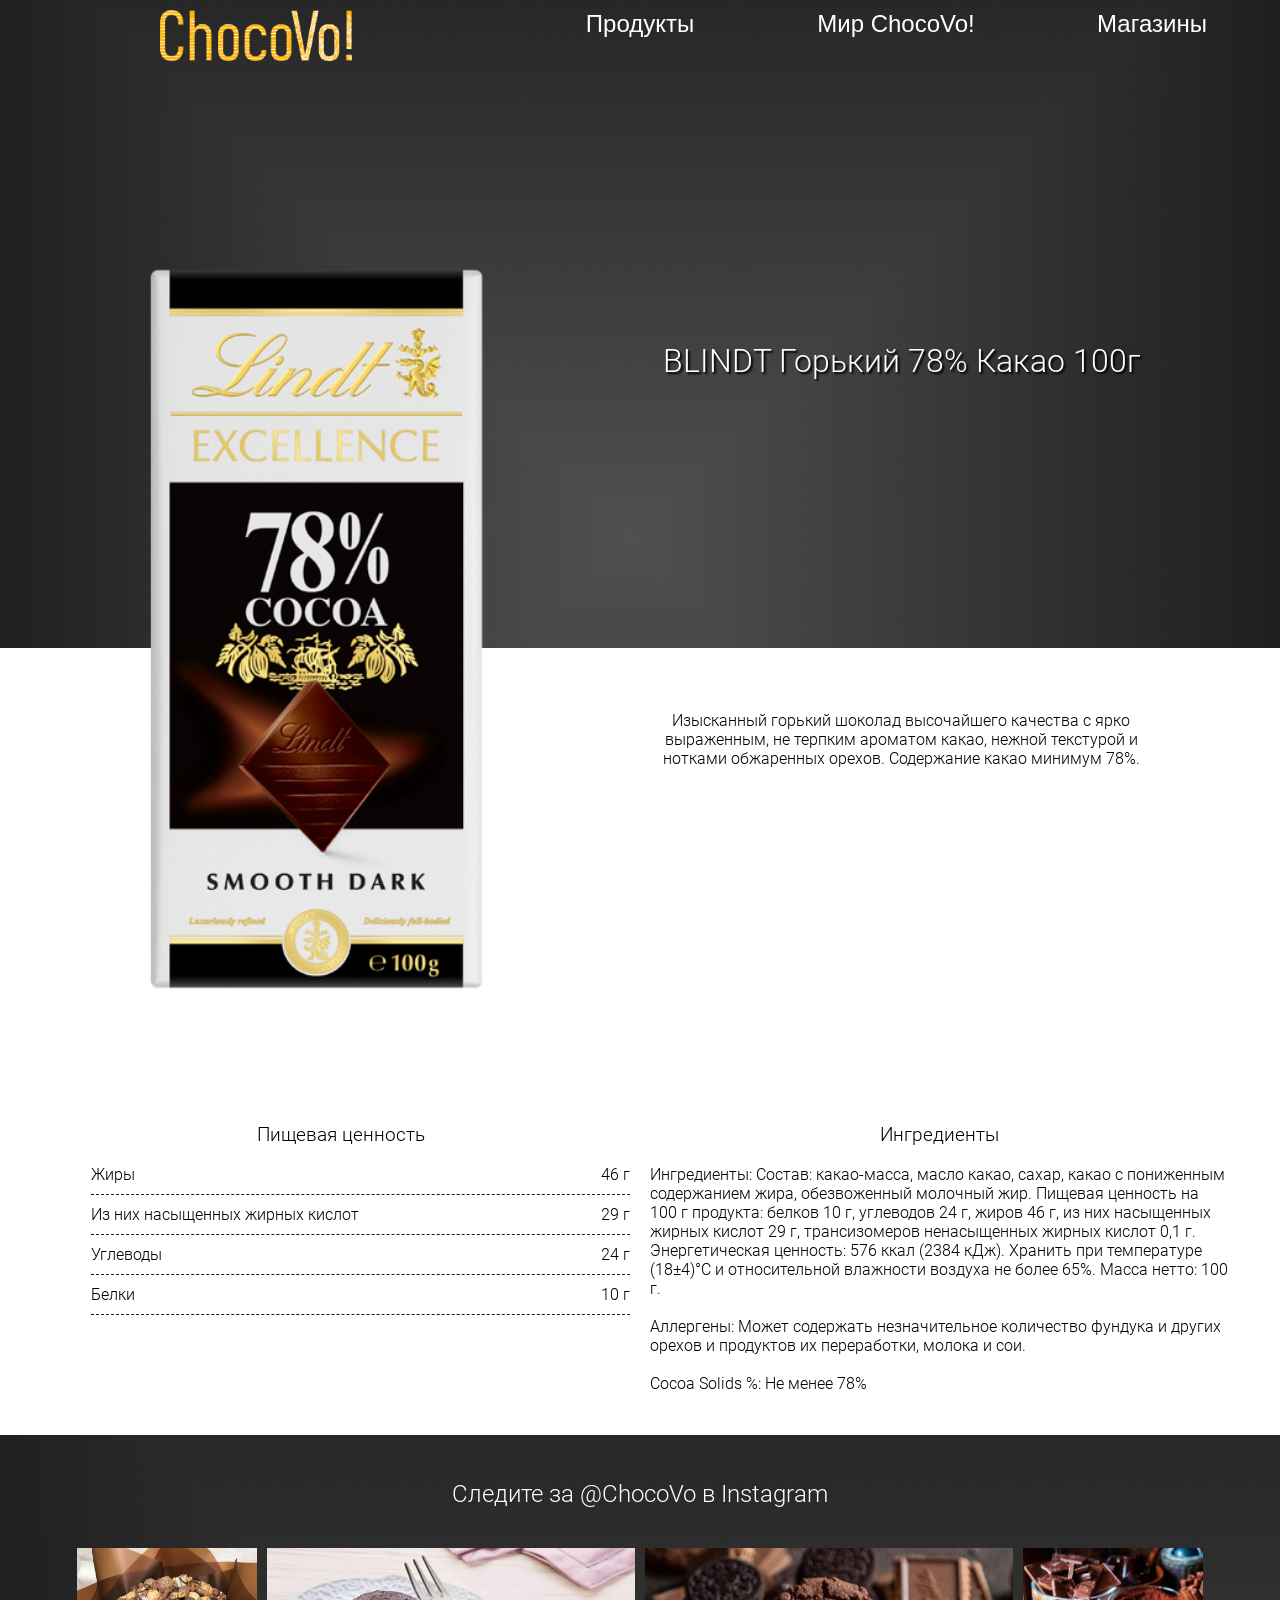
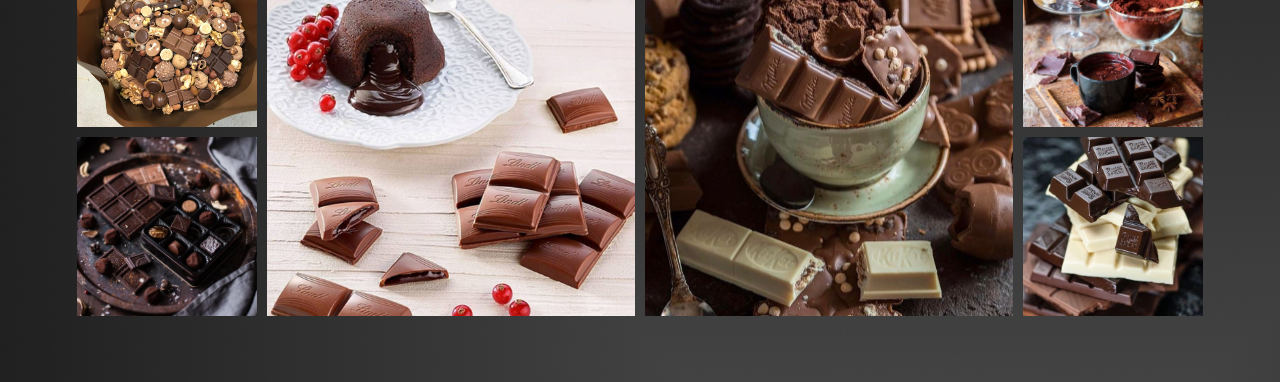
<file: products/blindt_dark_78.html>
<head>
	<meta charset="utf-8">
	<link rel="stylesheet" href="../style.css">
	<link rel="stylesheet" href="product_style.css">
	<title>BLINDT Горький 78% Какао 100г</title>
	<link rel="icon" href="../images/favicon.png">
	<meta name="viewport" content="width=device-width, initial-scale=1, minimum-scale=1">
</head>
<body>
	<script type="text/javascript" src="../scripts/header.js"></script>
	<script type="text/javascript" src="../scripts/scroll_animation.js"></script>
	<script type="text/javascript">
		window.addEventListener("load", function(){
			setTimeout(function () {
				window.scrollTo({left: 0});
			},50);
			console.log("index");
		});
	</script>
	<div class="nav_button" onclick="buttonOnClick(this)"></div>
	<header id="header">
		<div class="nav">
			<a class="main" href="../index.html"><img src="../images/navbar/logo.png"></a>
			<a class="products" href="../products.html">Продукты</a>
			<a class="feed" href="../world.html">Мир ChocoVo!</a>
			<a class="shops" href="../shops.html">Магазины</a>
		</div>
	</header>
	<div class="grid-container">
		<div class="header" style="background-image: url('../images/backgrounds/grey.png');"></div>
		<div class="product_image" style="background-image: url('../images/products/list/blindt_dark_78.png');"></div>
		<div class="product_name">BLINDT Горький 78% Какао 100г</div>
		<div class="product_description">Изысканный горький шоколад высочайшего качества с ярко выраженным, не терпким ароматом какао, нежной текстурой и нотками обжаренных орехов. Содержание какао минимум 78%.</div>
	</div>

	<div class="content">
		<div class="nutritional_value_ingredients">
			<div class="nutritional_value">
				<h3>Пищевая ценность</h3>
				<ol>
					<li>
						<div class="name">Жиры</div>
						<div class="value">46 г</div>
					</li>
					<li>
						<div class="name">Из них насыщенных жирных кислот</div>
						<div class="value">29 г</div>
					</li>
					<li>
						<div class="name">Углеводы</div>
						<div class="value">24 г</div>
					</li>
					<li>
						<div class="name">Белки</div>
						<div class="value">10 г</div>
					</li>
				</ol>
			</div>
			<div class="ingredients">
				<h3>Ингредиенты</h3>
				<p>

Ингредиенты: Состав: какао-масса, масло какао, сахар, какао с пониженным содержанием жира, обезвоженный молочный жир. Пищевая ценность на 100 г продукта: белков 10 г, углеводов 24 г, жиров 46 г, из них насыщенных жирных кислот 29 г, трансизомеров ненасыщенных жирных кислот 0,1 г. Энергетическая ценность: 576 ккал (2384 кДж). Хранить при температуре (18±4)°С и относительной влажности воздуха не более 65%. Масса нетто: 100 г.<br><br>
Аллергены: Может содержать незначительное количество фундука и других орехов и продуктов их переработки, молока и сои.<br><br>
Cocoa Solids %: Не менее 78%
				</p>
			</div>
		</div>
	</div>

	<div class="content" style="background: url('../images/backgrounds/grey.png') no-repeat;">
		<h2 style="color: white; font-weight: normal;">Следите за @ChocoVo в Instagram</h2>
		<div class="instagram_photos">
			<a class="image_link photo1" href="http://instagram.com">
				<div style="background-image: url('../images/instagram/1.jpg');"></div>
			</a>
			<a class="image_link photo2" href="http://instagram.com">
				<div style="background-image: url('../images/instagram/2.jpg');"></div>
			</a>
			<a class="image_link photo3" href="http://instagram.com">
				<div style="background-image: url('../images/instagram/3.jpg');"></div>
			</a>
			<a class="image_link photo4" href="http://instagram.com">
				<div style="background-image: url('../images/instagram/4.jpg');"></div>
			</a>
			<a class="image_link photo5" href="http://instagram.com">
				<div style="background-image: url('../images/instagram/5.jpg');"></div>
			</a>
			<a class="image_link photo6" href="http://instagram.com">
				<div style="background-image: url('../images/instagram/6.jpg');"></div>
			</a>
		</div>
	</div>

	<footer style="width: 100%;">
		<div class="contacts">
			<div class="main_footer">Контакты</div>
			<p>
				Телефон: <a href="tel:+79221630503" style="color: #320d00;">+7 (922) 163-05-03</a>
				<br>
				E-mail: <a href="mailto:shambonik@gmail.com" style="color: #320d00;">shambonik@gmail.com</a>
			</p>
		</div>
		<div class="links">
			<div><a class="main_footer" href="../index.html">Главная</a></div>
			<div><a class="main_footer" href="../career.html">Карьера</a></div>
			<div><a class="main_footer" href="../products.html">Продукты</a></div>
			<div><a class="main_footer" href="../shops.html">Магазины</a></div>
		</div>
		<div class="world">
			<div><a class="main_footer" href="../world.html">Мир ChocoVo!</a></div>
			<div><a href="../world/features.html">Почему наш шоколад такой особенный?</a></div>
			<div><a href="../world/combinations.html">Вкусовые сочетания</a></div>
			<div><a href="../world/kuzin_danil.html">Кузин Данил</a></div>
		</div>
		<p style="color: grey;">
			© 2020 Shambonik
		</p>
	</footer>
</body>
</file>
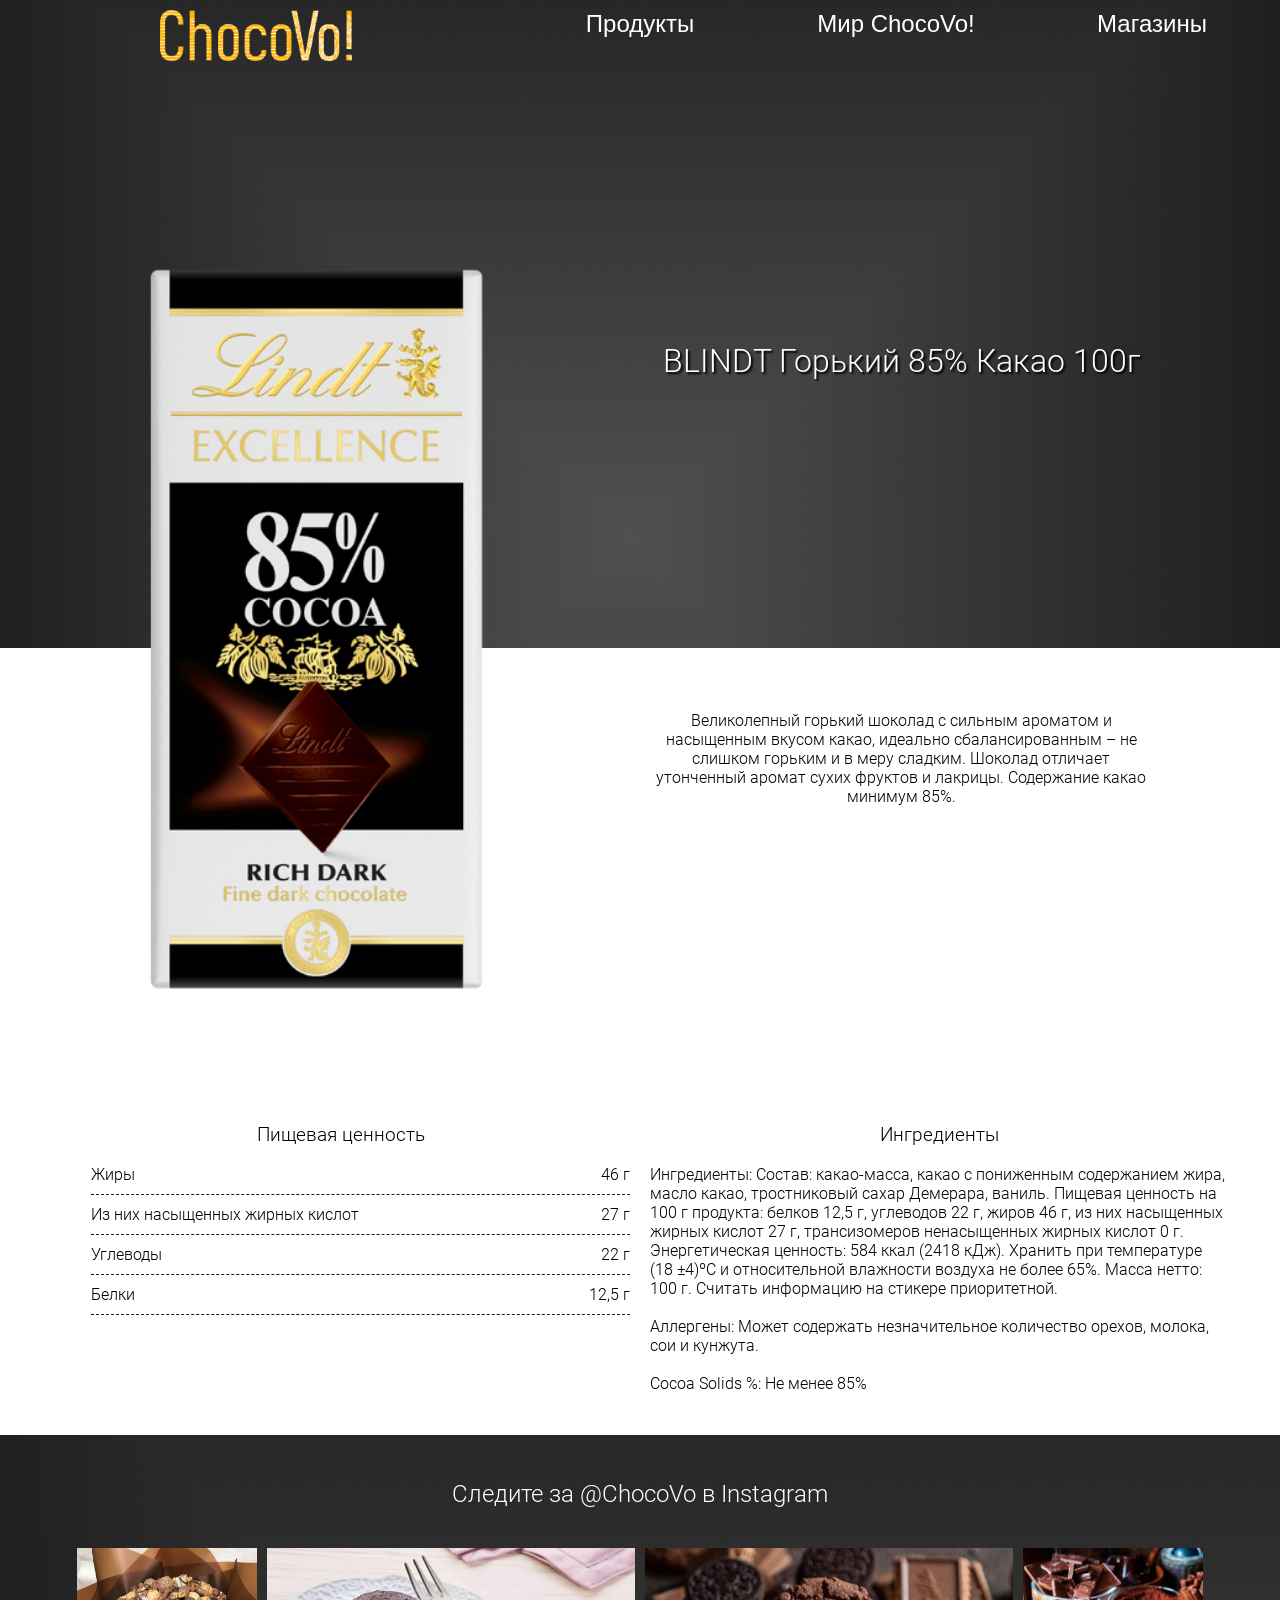
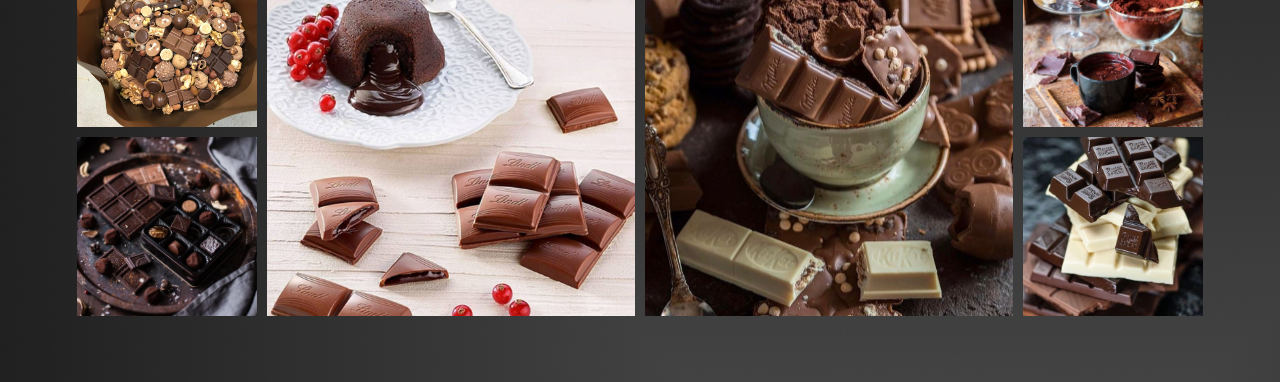
<file: products/blindt_dark_85.html>
<head>
	<meta charset="utf-8">
	<link rel="stylesheet" href="../style.css">
	<link rel="stylesheet" href="product_style.css">
	<title>BLINDT Горький 85% Какао 100г</title>
	<link rel="icon" href="../images/favicon.png">
	<meta name="viewport" content="width=device-width, initial-scale=1, minimum-scale=1">
</head>
<body>
	<script type="text/javascript" src="../scripts/header.js"></script>
	<script type="text/javascript" src="../scripts/scroll_animation.js"></script>
	<script type="text/javascript">
		window.addEventListener("load", function(){
			setTimeout(function () {
				window.scrollTo({left: 0});
			},50);
			console.log("index");
		});
	</script>
	<div class="nav_button" onclick="buttonOnClick(this)"></div>
	<header id="header">
		<div class="nav">
			<a class="main" href="../index.html"><img src="../images/navbar/logo.png"></a>
			<a class="products" href="../products.html">Продукты</a>
			<a class="feed" href="../world.html">Мир ChocoVo!</a>
			<a class="shops" href="../shops.html">Магазины</a>
		</div>
	</header>
	<div class="grid-container">
		<div class="header" style="background-image: url('../images/backgrounds/grey.png');"></div>
		<div class="product_image" style="background-image: url('../images/products/list/blindt_dark_85.png');"></div>
		<div class="product_name">BLINDT Горький 85% Какао 100г</div>
		<div class="product_description">Великолепный горький шоколад с сильным ароматом и насыщенным вкусом какао, идеально сбалансированным – не слишком горьким и в меру сладким. Шоколад отличает утонченный аромат сухих фруктов и лакрицы. Содержание какао минимум 85%.</div>
	</div>

	<div class="content">
		<div class="nutritional_value_ingredients">
			<div class="nutritional_value">
				<h3>Пищевая ценность</h3>
				<ol>
					<li>
						<div class="name">Жиры</div>
						<div class="value">46 г</div>
					</li>
					<li>
						<div class="name">Из них насыщенных жирных кислот</div>
						<div class="value">27 г</div>
					</li>
					<li>
						<div class="name">Углеводы</div>
						<div class="value">22 г</div>
					</li>
					<li>
						<div class="name">Белки</div>
						<div class="value">12,5 г</div>
					</li>
				</ol>
			</div>
			<div class="ingredients">
				<h3>Ингредиенты</h3>
				<p>
Ингредиенты: Состав: какао-масса, какао с пониженным содержанием жира, масло какао, тростниковый сахар Демерара, ваниль. Пищевая ценность на 100 г продукта: белков 12,5 г, углеводов 22 г, жиров 46 г, из них насыщенных жирных кислот 27 г, трансизомеров ненасыщенных жирных кислот 0 г. Энергетическая ценность: 584 ккал (2418 кДж). Хранить при температуре (18 ±4)ºС и относительной влажности воздуха не более 65%. Масса нетто: 100 г. Считать информацию на стикере приоритетной.<br><br>
Аллергены: Может содержать незначительное количество орехов, молока, сои и кунжута.<br><br>
Cocoa Solids %: Не менее 85%
				</p>
			</div>
		</div>
	</div>

	<div class="content" style="background: url('../images/backgrounds/grey.png') no-repeat;">
		<h2 style="color: white; font-weight: normal;">Следите за @ChocoVo в Instagram</h2>
		<div class="instagram_photos">
			<a class="image_link photo1" href="http://instagram.com">
				<div style="background-image: url('../images/instagram/1.jpg');"></div>
			</a>
			<a class="image_link photo2" href="http://instagram.com">
				<div style="background-image: url('../images/instagram/2.jpg');"></div>
			</a>
			<a class="image_link photo3" href="http://instagram.com">
				<div style="background-image: url('../images/instagram/3.jpg');"></div>
			</a>
			<a class="image_link photo4" href="http://instagram.com">
				<div style="background-image: url('../images/instagram/4.jpg');"></div>
			</a>
			<a class="image_link photo5" href="http://instagram.com">
				<div style="background-image: url('../images/instagram/5.jpg');"></div>
			</a>
			<a class="image_link photo6" href="http://instagram.com">
				<div style="background-image: url('../images/instagram/6.jpg');"></div>
			</a>
		</div>
	</div>

	<footer style="width: 100%;">
		<div class="contacts">
			<div class="main_footer">Контакты</div>
			<p>
				Телефон: <a href="tel:+79221630503" style="color: #320d00;">+7 (922) 163-05-03</a>
				<br>
				E-mail: <a href="mailto:shambonik@gmail.com" style="color: #320d00;">shambonik@gmail.com</a>
			</p>
		</div>
		<div class="links">
			<div><a class="main_footer" href="../index.html">Главная</a></div>
			<div><a class="main_footer" href="../career.html">Карьера</a></div>
			<div><a class="main_footer" href="../products.html">Продукты</a></div>
			<div><a class="main_footer" href="../shops.html">Магазины</a></div>
		</div>
		<div class="world">
			<div><a class="main_footer" href="../world.html">Мир ChocoVo!</a></div>
			<div><a href="../world/features.html">Почему наш шоколад такой особенный?</a></div>
			<div><a href="../world/combinations.html">Вкусовые сочетания</a></div>
			<div><a href="../world/kuzin_danil.html">Кузин Данил</a></div>
		</div>
		<p style="color: grey;">
			© 2020 Shambonik
		</p>
	</footer>
</body>
</file>
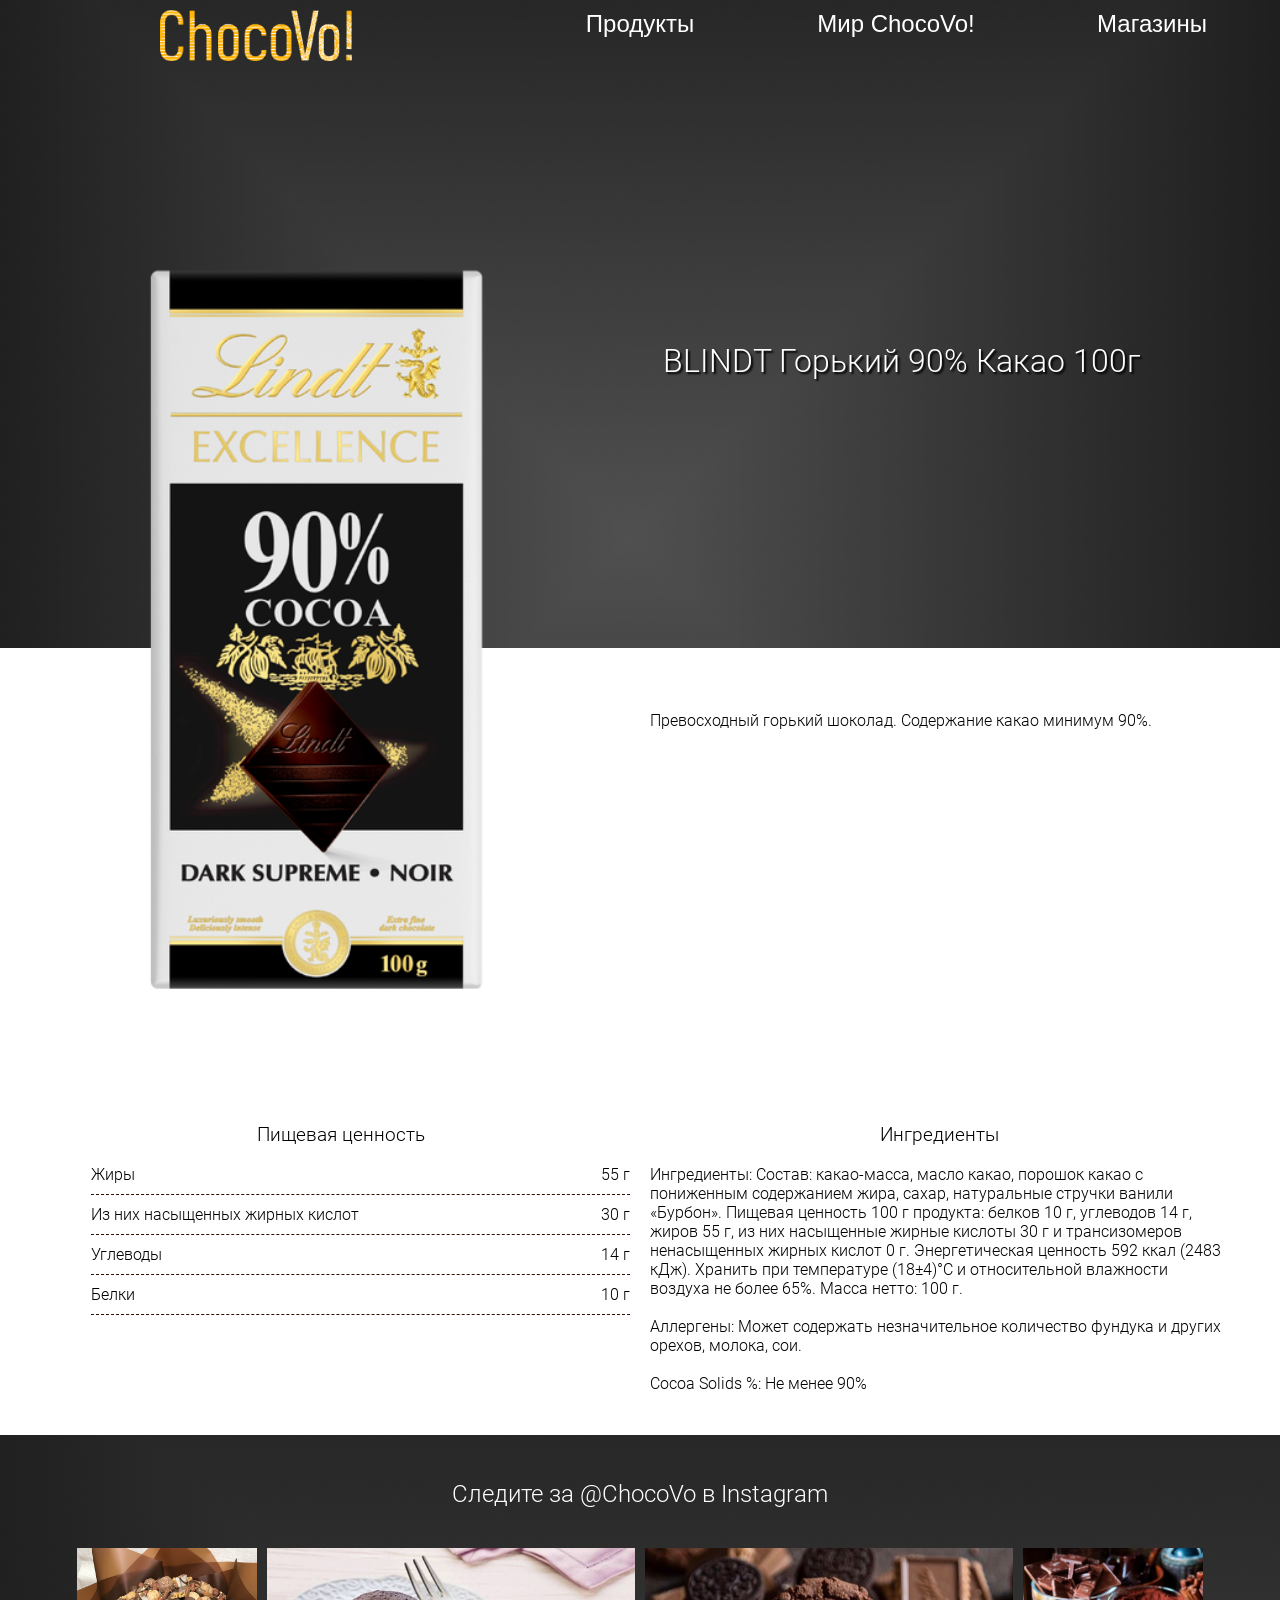
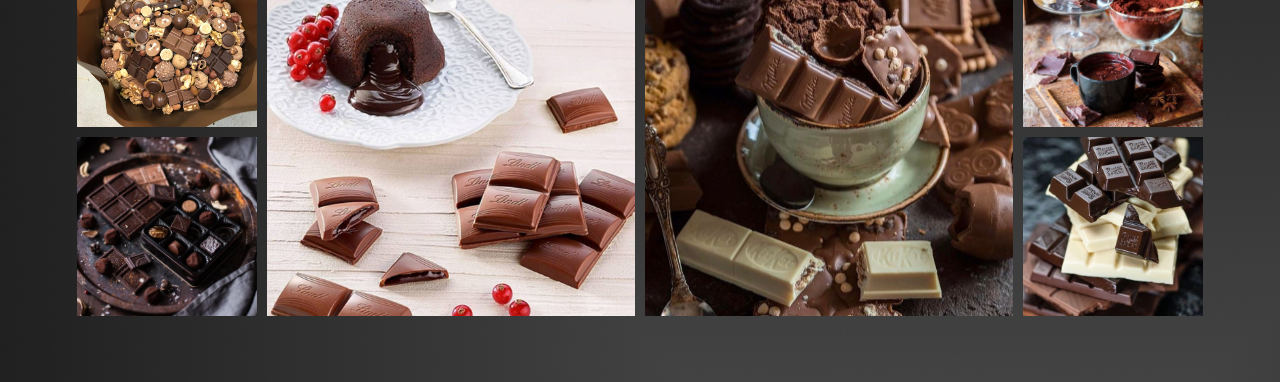
<file: products/blindt_dark_90.html>
<head>
	<meta charset="utf-8">
	<link rel="stylesheet" href="../style.css">
	<link rel="stylesheet" href="product_style.css">
	<title>BLINDT Горький 90% Какао 100г</title>
	<link rel="icon" href="../images/favicon.png">
	<meta name="viewport" content="width=device-width, initial-scale=1, minimum-scale=1">
</head>
<body>
	<script type="text/javascript" src="../scripts/header.js"></script>
	<script type="text/javascript" src="../scripts/scroll_animation.js"></script>
	<script type="text/javascript">
		window.addEventListener("load", function(){
			setTimeout(function () {
				window.scrollTo({left: 0});
			},50);
			console.log("index");
		});
	</script>
	<div class="nav_button" onclick="buttonOnClick(this)"></div>
	<header id="header">
		<div class="nav">
			<a class="main" href="../index.html"><img src="../images/navbar/logo.png"></a>
			<a class="products" href="../products.html">Продукты</a>
			<a class="feed" href="../world.html">Мир ChocoVo!</a>
			<a class="shops" href="../shops.html">Магазины</a>
		</div>
	</header>
	<div class="grid-container">
		<div class="header" style="background-image: url('../images/backgrounds/grey.png');"></div>
		<div class="product_image" style="background-image: url('../images/products/list/blindt_dark_90.png');"></div>
		<div class="product_name">BLINDT Горький 90% Какао 100г</div>
		<div class="product_description">Превосходный горький шоколад. Содержание какао минимум 90%.</div>
	</div>

	<div class="content">
		<div class="nutritional_value_ingredients">
			<div class="nutritional_value">
				<h3>Пищевая ценность</h3>
				<ol>
					<li>
						<div class="name">Жиры</div>
						<div class="value">55 г</div>
					</li>
					<li>
						<div class="name">Из них насыщенных жирных кислот</div>
						<div class="value">30 г</div>
					</li>
					<li>
						<div class="name">Углеводы</div>
						<div class="value">14 г</div>
					</li>
					<li>
						<div class="name">Белки</div>
						<div class="value">10 г</div>
					</li>
				</ol>
			</div>
			<div class="ingredients">
				<h3>Ингредиенты</h3>
				<p>
Ингредиенты: Состав: какао-масса, масло какао, порошок какао с пониженным содержанием жира, сахар, натуральные стручки ванили «Бурбон». Пищевая ценность 100 г продукта: белков 10 г, углеводов 14 г, жиров 55 г, из них насыщенные жирные кислоты 30 г и трансизомеров ненасыщенных жирных кислот 0 г. Энергетическая ценность 592 ккал (2483 кДж). Хранить при температуре (18±4)°С и относительной влажности воздуха не более 65%. Масса нетто: 100 г.<br><br>
Аллергены: Может содержать незначительное количество фундука и других орехов, молока, сои.<br><br>
Cocoa Solids %: Не менее 90%
				</p>
			</div>
		</div>
	</div>

	<div class="content" style="background: url('../images/backgrounds/grey.png') no-repeat;">
		<h2 style="color: white; font-weight: normal;">Следите за @ChocoVo в Instagram</h2>
		<div class="instagram_photos">
			<a class="image_link photo1" href="http://instagram.com">
				<div style="background-image: url('../images/instagram/1.jpg');"></div>
			</a>
			<a class="image_link photo2" href="http://instagram.com">
				<div style="background-image: url('../images/instagram/2.jpg');"></div>
			</a>
			<a class="image_link photo3" href="http://instagram.com">
				<div style="background-image: url('../images/instagram/3.jpg');"></div>
			</a>
			<a class="image_link photo4" href="http://instagram.com">
				<div style="background-image: url('../images/instagram/4.jpg');"></div>
			</a>
			<a class="image_link photo5" href="http://instagram.com">
				<div style="background-image: url('../images/instagram/5.jpg');"></div>
			</a>
			<a class="image_link photo6" href="http://instagram.com">
				<div style="background-image: url('../images/instagram/6.jpg');"></div>
			</a>
		</div>
	</div>

	<footer style="width: 100%;">
		<div class="contacts">
			<div class="main_footer">Контакты</div>
			<p>
				Телефон: <a href="tel:+79221630503" style="color: #320d00;">+7 (922) 163-05-03</a>
				<br>
				E-mail: <a href="mailto:shambonik@gmail.com" style="color: #320d00;">shambonik@gmail.com</a>
			</p>
		</div>
		<div class="links">
			<div><a class="main_footer" href="../index.html">Главная</a></div>
			<div><a class="main_footer" href="../career.html">Карьера</a></div>
			<div><a class="main_footer" href="../products.html">Продукты</a></div>
			<div><a class="main_footer" href="../shops.html">Магазины</a></div>
		</div>
		<div class="world">
			<div><a class="main_footer" href="../world.html">Мир ChocoVo!</a></div>
			<div><a href="../world/features.html">Почему наш шоколад такой особенный?</a></div>
			<div><a href="../world/combinations.html">Вкусовые сочетания</a></div>
			<div><a href="../world/kuzin_danil.html">Кузин Данил</a></div>
		</div>
		<p style="color: grey;">
			© 2020 Shambonik
		</p>
	</footer>
</body>
</file>
<file: style.css>
@font-face {
	font-family: Roboto;
	src: url(fonts/Roboto-Light.ttf);
}

html, body {
      overflow-x: hidden;
}

body {
	margin: 0px;
	width: 100%;
	background-color: #f2f2f2;
	font-family: Roboto, Verdana, Arial,Helvetica,sans-serif;
    /*-moz-hyphens: auto;
    -webkit-hyphens: auto;
    -ms-hyphens: auto;*/
}

a {
	cursor: pointer;
	text-decoration: none;
}

a:visited {
  color: inherit;
}

a:link {
  color: inherit;
}

a:hover{
	color: #ffb609;
}



/*Навигационное меню*/
header{
	position: fixed;
	width: 100%;
	top: 0;
	padding-top: 0.8%;
	padding-bottom: 4vmax;
	background-image: url("images/navbar/header_background.png");
	background-repeat: no-repeat;
	background-size: 100vmax 8.5vmax;
	background-position: 0 -10vmax;
	align-items: top;
	color: white;
	transition: background-position 0.8s ease;
	z-index: 100;
}

.nav_button{
	visibility: hidden;
	cursor: pointer;
	z-index: 400;
	position: fixed;
	top: 20px;
	left: 20px;
	width: min(8vmax, 80px);
	height: min(8vmax, 80px);
	background: url("images/navbar/nav_button.png") no-repeat;
	background-size: 100%;
	transition: background 0.4s ease-out;
}

.nav {
	text-align: center;
	font-size: 1.5rem;
	font-family: Century Gothic,Verdana,Arial,Helvetica,sans-serif;
	display: grid;
	grid-template-columns: 2fr 1fr 1fr 1fr;
	grid-template-rows: 1fr;
	grid-template-areas:
	"main products feed shops";
	gap: 3vmax 0vmax;
}
.main{
	grid-area: main; 
}
.main img{
	height: 4vmax;
	width: auto;
}
.products { grid-area: products; }
.feed {grid-area: feed;}
.shops {grid-area: shops;}



/*Слайдер перед контентом страницы*/
#slider{
	width: 100%;
	height: 90%;
	position: static;
	text-align: center;
}

.slide_background{
	position: absolute;
	height: 90%;
	width: 100%;
	top:0;
	background-repeat: no-repeat;
	-webkit-background-size: cover;
	-moz-background-size: cover;
	-o-background-size: cover;
	background-size: cover;
	background-attachment: fixed;
	background-position: center;
	visibility: hidden;
    opacity: 0;
	transition: opacity 0.8s ease-out 0.1s, visibility 0.1s ease-out 0.9s;
}

.slide{
	display: grid;
	grid-template-columns: 0.7fr 1fr;
	grid-template-rows: 1fr;
	gap: 0px 0px;
	grid-template-areas:
	"text .";
}

.slide_text{
	z-index: 2;
	padding-left: 6vmax;
	text-shadow: 2px 2px 2px black; 
	color: white;
	grid-area: text;
	padding-top: 15vmax;
	text-align: left;

	font-size: 1rem;
}

#slider input{
	display: none;
}

#slider input + label{
	display: inline-block;
	width: 10px;
	height: 10px;
	border-radius: 8px;
	background: #320d00;
	border: 2px solid #ffb609;

	cursor: pointer;

	z-index: 10;
	position: relative;

	margin-right: 4px;
	top: 90%;

	transition: background 0.8s ease-out 0s;
}

#slider input + label:hover {
	background: #ffebbe;
}

#slider  input:checked + label {
	background: #ffe7b1;
}

#slider input:checked + label + div {
    visibility: visible;
    opacity: 1;
    transition: opacity 0.8s ease-out 0.1s, visibility 0.1s ease-out 0s;
}

.slide_label{
	margin-bottom: 40px;
}

.button{
	display: inline-block;
	text-shadow: 0px 0px 0px black; 
	color: #ffe7b1;
	
	border: 2px solid;
	background-repeat: no-repeat;
	background-image: linear-gradient(0, #ffe7b1, #ffe7b1);
	background-size: 0% 100%;
    background-position: center center;
	border-color: #ffe7b1;
	transition: color .2s ease-in-out, background .3s ease-in-out;
}

.button:hover{
	color: #320d00;
	background-size: 100% 100%;
	transition: color .2s ease-in-out, background .4s ease-in-out;
}

.button a{
	text-align: center;
	display: block;
	height: inherit;
	padding: min(16px, 1.5vmax);
	color: #ffe7b1;
	transition: color .2s ease-in-out;
}

.button:hover a{
	color: #320d00;
	transition: color .2s ease-in-out;
}

.button.dark a{
	color: #320d00;
}

.button.dark{
	color: #320d00;
	border-color: #320d00;
}


.slide_text_background{
	position: absolute;
	height: 100%;
	width: 100%;
	z-index: 0;
	background-image: url('images/slider/background.png');
}

/*Контент страницы*/
.content{
	text-align: center;
	padding: 2vmax 4vmax;
	background-color: white;
	-webkit-background-size: cover;
	-moz-background-size: cover;
	-o-background-size: cover;
	background-size: cover;
}

.content.link{
	color: white;
	background-size: cover;
	padding: 40px 200px;
}

.content.link h2{
	display: inline-block;
}

.content.link h2, .content.link p{
	background-color: black;
	margin-bottom: 40px;
}

.content_margins{
	background-color: white;
	padding: 2vmax;
	margin: 6vmax;
	margin-top: 10vmax;
	position: static;
	margin-bottom: 5vmax;
}

.image_text{
	display: grid;
	grid-template-columns: 1fr 1fr;
	grid-template-rows: 1fr;
	gap: 100px 100px;
	grid-template-areas:
	"image text";
	margin-bottom: 10vmax;
}

.text_image{
	display: grid;
	grid-template-columns: 1fr 1fr;
	grid-auto-columns: 45vmax;
	grid-template-rows: 1fr;
	gap: 100px 100px;
	grid-template-areas:
	"text image";
}


.content_image{
	border-radius: 10px;
	width: 120%;
	height: auto;
	grid-area: image;
	margin-top: -7vmax;
	opacity: 0;
	position: relative;
}

.image_text .content_image{
	left: -50%;
}

.image_text .content_image.active_anim{
	left: -15%;
	opacity: 1;
	transition: opacity .8s ease-in-out, left .8s ease-in-out;
}

.text_image .content_image{
	right: -30%;
}

.text_image .content_image.active_anim{
	right: 5%;
	opacity: 1;
	transition: opacity .8s ease-in-out, right .8s ease-in-out;
}

.text{
	grid-auto-columns: min-content;
	grid-area: text;
}

.text p{
	margin-bottom: 40px;
}

h2.anim_item, h3.anim_item, p.anim_item, .button.anim_item{
	position: relative;
	opacity: 0;
	top: 40px;
}

h2.anim_item.active_anim, h3.anim_item.active_anim, p.anim_item.active_anim, .button.anim_item.active_anim{
	top: 0px;
	opacity: 1;
	transition: opacity 0.6s ease-in-out, top 0.6s ease-in-out;
}

.button.anim_item.active_anim{
	transition: opacity 0.6s ease-in-out, top 0.6s ease-in-out, color .2s ease-in-out, background .3s ease-in-out;
}


/*Слайдер с кнопками*/
.slider_buttons{
	height: 20vmax;
	margin: 50px 0;
	display:grid;
	grid-template-columns: 1fr;
	grid-template-rows: 1fr;
	grid-template-areas:
	"content";
	height: 400px;
}

.previous_button, .next_button{
	cursor: pointer;
	width: 7vmax;
	position: absolute;
	margin-top: 180px;
	z-index: 90;
}

.previous_button{
	left: 11vmax;
}

.next_button{
	right: 11vmax;
}

.slider_buttons_content{
	grid-area: content;
	display: grid;
	grid-template-columns: 1fr 1fr;
	grid-template-rows: 1fr;
	align-items: center;
	gap: 0px 40px;
	grid-template-areas:
	"text image";

	text-align: left;
	height: 400px;
	padding: 0 10vmax;

	visibility: hidden;
    opacity: 0;
	transition: opacity 0.8s ease-out, visibility 1s ease-out;
}

.slider_buttons_content.active_slide{
	visibility: visible;
    opacity: 1;
	top: 0;
}

.slider_buttons_content .text{
	padding-left: 5vmax;
	grid-area: text;
}
.slider_buttons_content .image{
	grid-area: image;
	height: 100%;
	background-repeat: no-repeat;
	-webkit-background-size: cover;
	-moz-background-size: cover;
	-o-background-size: cover;
	background-size: cover;
	background-position: center;
}

/*Ссылки-картинки*/
.image_link div{
	width: 100%;
	height: 100%;
	background-repeat: no-repeat;
	background-size: 100% auto;
	background-position: center;
	transition: background-size 0.3s ease;
}

.image_link:hover div{
	background-size: 110% auto;
}

.instagram_photos{
	display: grid;
	grid-template-columns: repeat(6, 14vw);
	grid-template-rows: 14vw 14vw;
	gap: 10px 10px;
	grid-template-areas:
	"photo1 photo3 photo3 photo4 photo4 photo5"
	"photo2 photo3 photo3 photo4 photo4 photo6";
	justify-content: center;
	align-items: bottom;
	padding-top: 20px;
	padding-bottom: 40px;
}
.photo1 { grid-area: photo1; }
.photo2 { grid-area: photo2; }
.photo3 { grid-area: photo3; }
.photo4 { grid-area: photo4; }
.photo5 { grid-area: photo5; }
.photo6 { grid-area: photo6; }

/*Футер*/

footer{
	background-color: white;
	border-top: 5px solid;
	border-image-source: linear-gradient(43deg, rgba(50,13,0,1) 0%, rgba(255,182,9,1) 50%, rgba(255,255,255,1) 100%);
  	border-image-slice: 1;
	margin-bottom: 0;
	padding-top: 2vmax;
	padding-left: 8vmax;
	padding-right: 8vmax;
	position: absolute;
	width: 100%;
	z-index: 0;


	color: DimGray;

	display: grid;
	grid-template-columns: 1fr 1fr 1fr;
	grid-template-rows: 1fr 1fr 0.2fr;
	align-items: top;
	gap: 0px 0px;
	grid-template-areas:
	"contacts_link world links"
	"contacts world links"
	". . grey";
}
.contacts_link{
	grid-area: contacts_link;
}
.links{
	grid-area: links;
}
.world{
	list-style-type: none;
	grid-area: world;
}
.world div, .links div{
	margin-bottom: 10px;
}

.social_networks{
	grid-area: social_networks;
}


.main_footer{
	font-size: 1.4rem;
}

footer p{
	grid-area: grey;
}

@media (min-width: 750px) and (max-width: 1000px){
	.nav {
		font-size: 1.2rem;
    	grid-template-columns: repeat(4, 1fr);
	}

	.slide{
		display: grid;
		grid-template-columns: 1.2fr 1fr;
	}
}

@media (max-width: 750px){

	header {
		visibility: hidden;
		opacity: 0;
		background-color: #320d00;
		background-image: none;
		border-bottom: 4px solid #ffb609;
		transition: opacity 0.4s ease-out, visibility 0.4s ease-out;
	}

	.main img{
		visibility: hidden;
		position: absolute;
	}

	.main:before{
		content: "Главная";
	}

	.nav {
		font-size: 1.4rem;
		align-items: center;
		z-index: 101;
		width: 100%;
		grid-template-columns: 1fr;
		grid-template-rows: 3fr 1fr 1fr 1fr 1fr 1fr;
		grid-template-areas:
		"."
		"main"
		"products"
		"feed"
		"shops"
		".";
		gap: 20px 0;
	}


	.nav_button.active{
		background-image: url("images/navbar/nav_close.png");
	}

	.nav_button.active + header{
		visibility: visible;
		opacity: 1;
	}

	.slide_text_background{
		background-image: url('images/slider/mobile_background.png');
	}

	.slide{
		display: grid;
		grid-template-columns: 1fr;
		grid-template-rows: 0.5fr 1fr;
		grid-template-areas: 
		"text"
		".";
	}

	.slide_text{
		padding-left: 3%;
		padding-right: 3%;
		text-align: center;
		font-size: 0.9rem;
	}

	.slider_buttons{
		height: 500px;
	}

	.slider_buttons_content{
		padding: 0;
		grid-template-columns: 1fr;
		grid-template-rows: 3fr 1;
		align-items: center;
		grid-template-areas:
		"image" "text";
		height: 500px;
	}

	.slider_buttons_content .text{
		text-align: center;
		padding-left: 0;
	}

	.previous_button{
		left: 1vmax;
	}

	.next_button{
		right: 1vmax;
	}

	.previous_button, .next_button{
		width: 50px;
		margin-top: 100px;
	}

	.nav_button{
		visibility: visible;
	}

	.content{
		padding-right: 5%;
		padding-left: 5%;
	}

	.content.link{
		padding: 40px 15%;
	}

	.content.link h2,.content.link p{
		margin-bottom: 40px;
	}

	.content_margins{
		margin-left: 5%;
		margin-right: 5%;
	}

	.image_text{
		/*height: 100%;*/
		display: inline-block;
		margin-bottom: 100px;
	}

	.text_image{
		/*height: 100%;*/
		display: inline-block;
		margin-bottom: 100px;
	}

	.instagram_photos{
		grid-template-columns: repeat(2, 40vw);
		grid-template-rows: 40vw 40vw;
		grid-template-areas:
		"photo1 photo5"
		"photo2 photo6";
		margin-left: 5%;
		padding-bottom: 20px;
	}

	footer{
		padding-left: 5%;
		font-size: 0.8rem;
		display: grid;
		grid-template-columns: 1fr;
		grid-template-rows: 0.5fr 0.3fr 1fr 1fr 0.2fr;
		align-items: top;
		gap: 0px 0px;
		grid-template-areas:
		"contacts_link" "contacts"
		"world"
		"links"
		"grey";
	}

}
</file>
<file: products_style.css>
.filters{
	padding: 0;
	font-size: 1.2rem;
	list-style-type: none;
	display: -webkit-flex; 
	-webkit-flex-flow: row wrap; 
	display: flex;
	flex-flow: row wrap;
	justify-content: center;
	gap: 0px 2%;
}

.filters div{
	text-align: center;
	position: relative;
	-webkit-flex-grow: 1;
	flex-grow: 1;
	-webkit-flex-shrink: 0;
	flex-shrink: 0;
	-webkit-flex-basis: 20%;
	flex-basis: 20%;
	max-width: 20%;
	padding: 10px 30px;
}

.products_list{
	list-style-type: none;
	display: -webkit-flex; 
	-webkit-flex-flow: row wrap; 
	display: flex;
	flex-flow: row wrap;
	gap: 0px 2%;
}

.product_item{
	font-size: 1rem;
	vertical-align: top;
	position: relative;
	-webkit-flex-grow: 1;
	flex-grow: 1;
	-webkit-flex-shrink: 0;
	flex-shrink: 0;
	-webkit-flex-basis: 20%;
	flex-basis: 20%;
	max-width: 20%;
	min-height: 100%;
	padding: 15px;
}

.image_link div{
	padding:0;
	height: 200px;
	width: 100%;
	background-size: auto 90%;
}

.image_link:hover div{
	background-size: auto 110%;
}

@media (max-width: 1000px){
	.product_item{
		-webkit-flex-basis: 25%;
		flex-basis: 25%;
		max-width: 25%;
	}
}

@media (max-width: 540px){
	.product_item{
		-webkit-flex-basis: 35%;
		flex-basis: 35%;
		max-width: 35%;
	}
}

@media (max-width: 300px){
	.product_item{
		-webkit-flex-basis: 50%;
		flex-basis: 50%;
		max-width: 50%;
	}
}
</file>
<file: products/product_style.css>
.grid-container {
	display: grid;
	grid-template-columns: 1fr 1fr 1fr 1fr;
	grid-template-rows: 1fr 1fr 1fr 1fr 1fr;
	align-items: top;
	text-align: center;
	gap: 0px 20px;
	height: 120%;
	background-color: white;
}

.header {
	grid-area: 1 / 1 / 4 / 5;
	background-repeat: no-repeat;
	-webkit-background-size: cover;
	-moz-background-size: cover;
	-o-background-size: cover;
	background-size: cover;
}

.product_image {
	grid-area: 2 / 1 / 6 / 3;
	padding-left: 10vmax;
	background-repeat: no-repeat;
	background-position: center;
	background-size: auto 100%;
}

.product_name {
	grid-area: 2 / 3 / 3 / 5;
	padding-right: 10vmax;
	font-size: 2rem;
	color: white;
	text-shadow: 2px 2px 2px black; 
	padding-top: 20%;
}

.product_description {
	grid-area: 5 / 3 / 4 / 5;
	padding-top: 10%;
	padding-right: 10vmax;
}

.nutritional_value_ingredients{
	display: grid;
	grid-template-columns: 1fr 1fr;
	grid-template-rows: 1fr;
	align-items: top;
	gap: 0px 20px;
	grid-template-areas:
	"nutritional_value ingredients";
}

.nutritional_value{
	grid-area: nutritional_value;
}

.nutritional_value li{
	list-style-type: none;
	border-bottom: thin dashed #320d00;
	overflow: hidden;
	margin-bottom: 10px;
	padding-bottom: 10px;
}

.nutritional_value .name{
	float: left;
	text-align: left;
	margin-right: 20px;
}

.nutritional_value .value{
	float: right;
	text-align: right;
}

.ingredients{
	grid-area: ingredients;
	text-align: left;
}

h3{
	font-weight: normal;
	text-align: center;
}

@media (max-width: 750px){
	.grid-container {
		grid-template-columns: 0.2fr 2fr 0.2fr;
		grid-template-rows: 0.5fr 1fr 2fr 1fr 0.5fr;
		align-items: top;
		text-align: center;
		gap: 0 0;
		height: 120%;
		background-color: white;
	}

	.header {
		grid-area: 1 / 1 / 4 / 4;
	}

	.product_image {
		grid-area:  3 / 2 / 5 / 3;
		padding-left: 10vmax;
	}

	.product_name {
		grid-area:  2 / 1 / 3 / 4;
		padding-right: 0;
		font-size: 2rem;
		padding-top: 20%;
		font-size: 1.2rem;
		/*text-shadow: none;
		color: black;
		font-weight: bold;*/
		padding-left: 5%;
		padding-right: 5%;
	}

	.product_description {
		grid-area: 5/ 1 / 5 / 4;
		padding: 0;
		padding-top: 0px;
		padding-left: 5%;
		padding-right: 5%;
	}

	.nutritional_value_ingredients{
		display: block;
		align-items: top;
	}

	.nutritional_value ol{
		padding: 0;
	}
}
</file>
